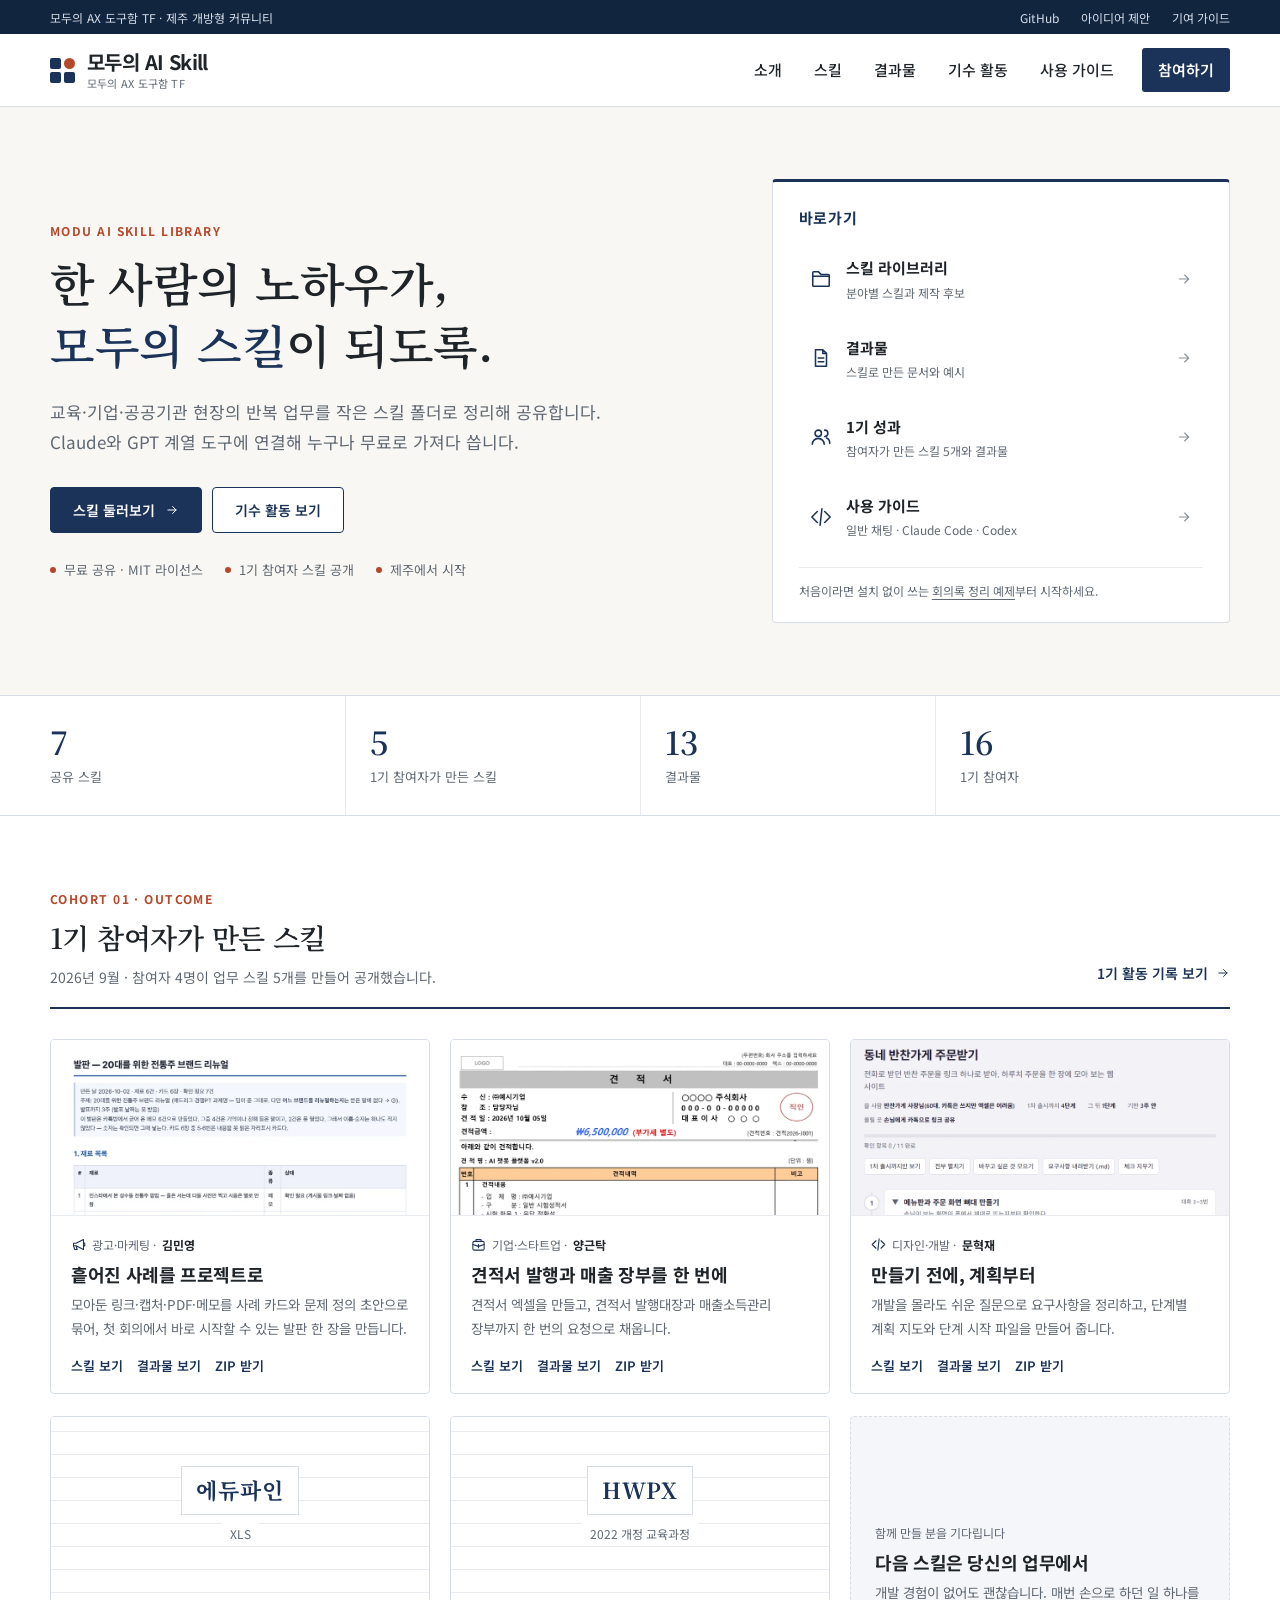
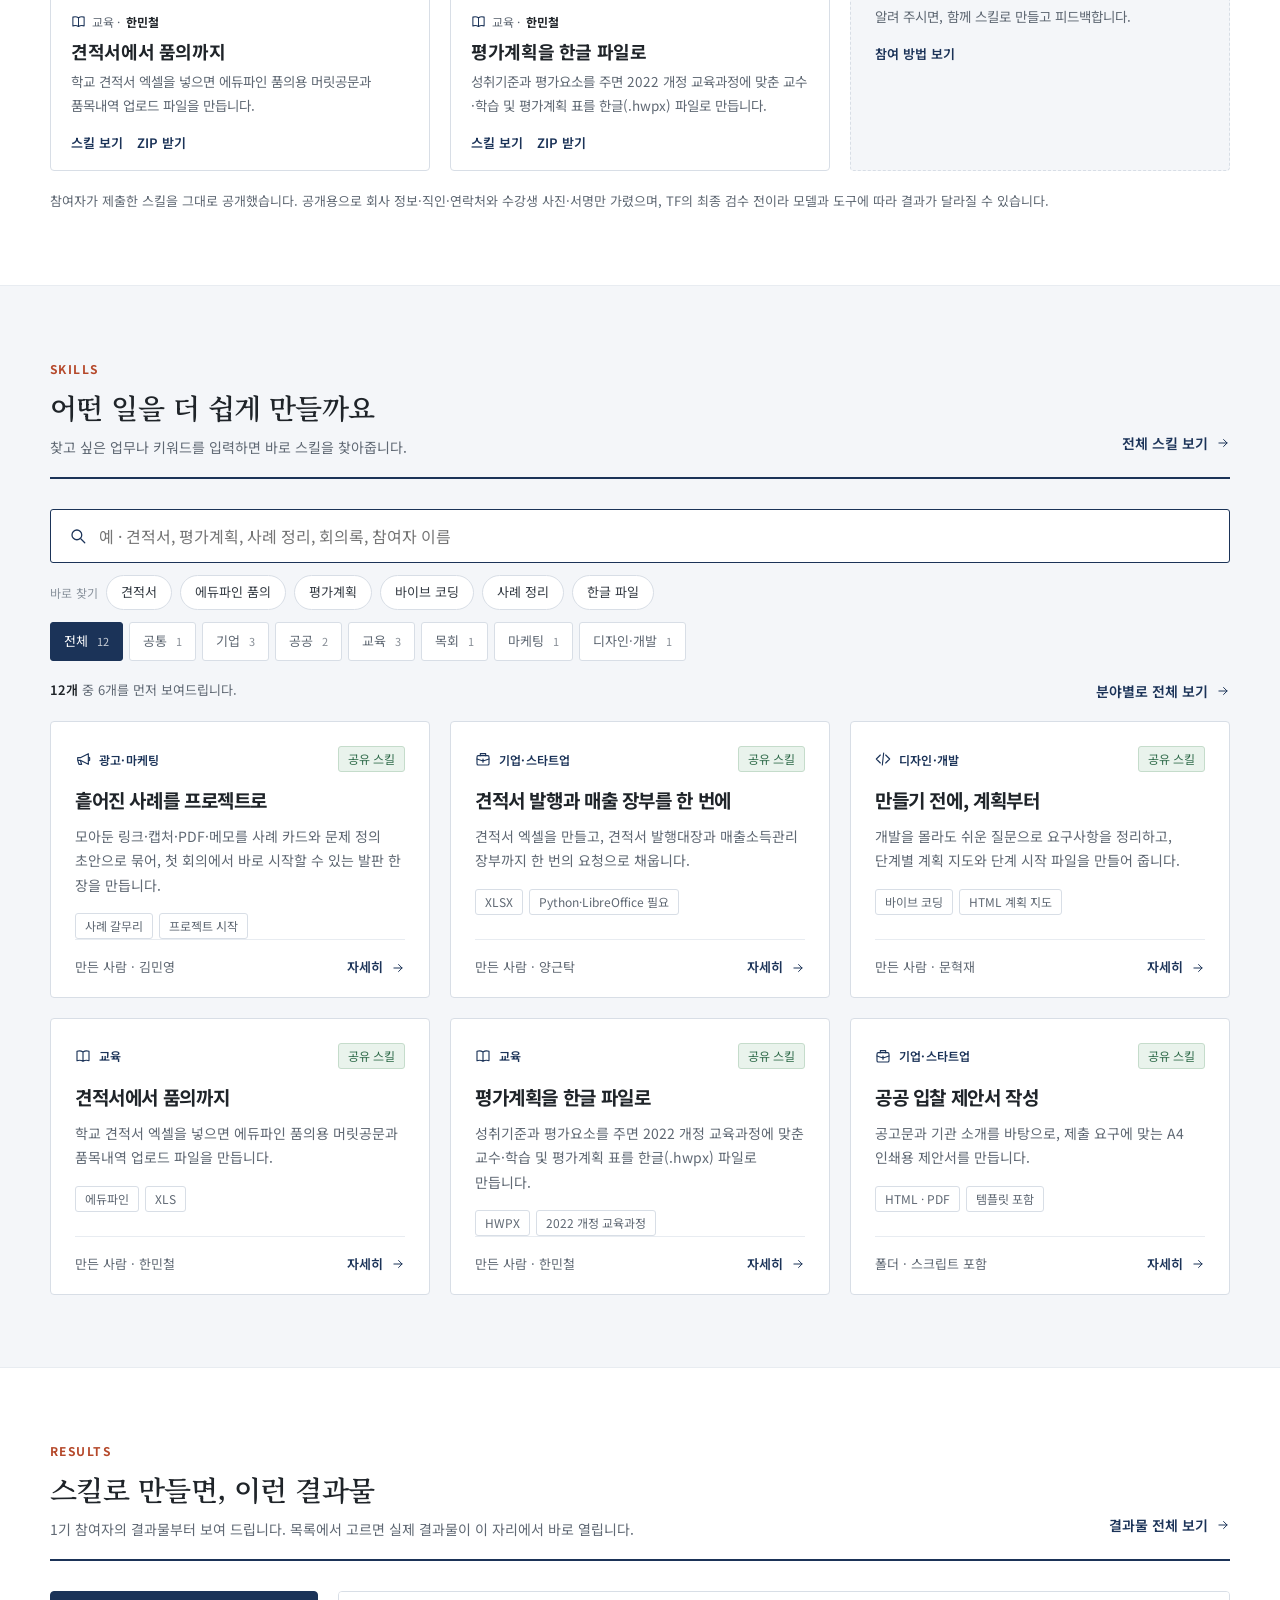
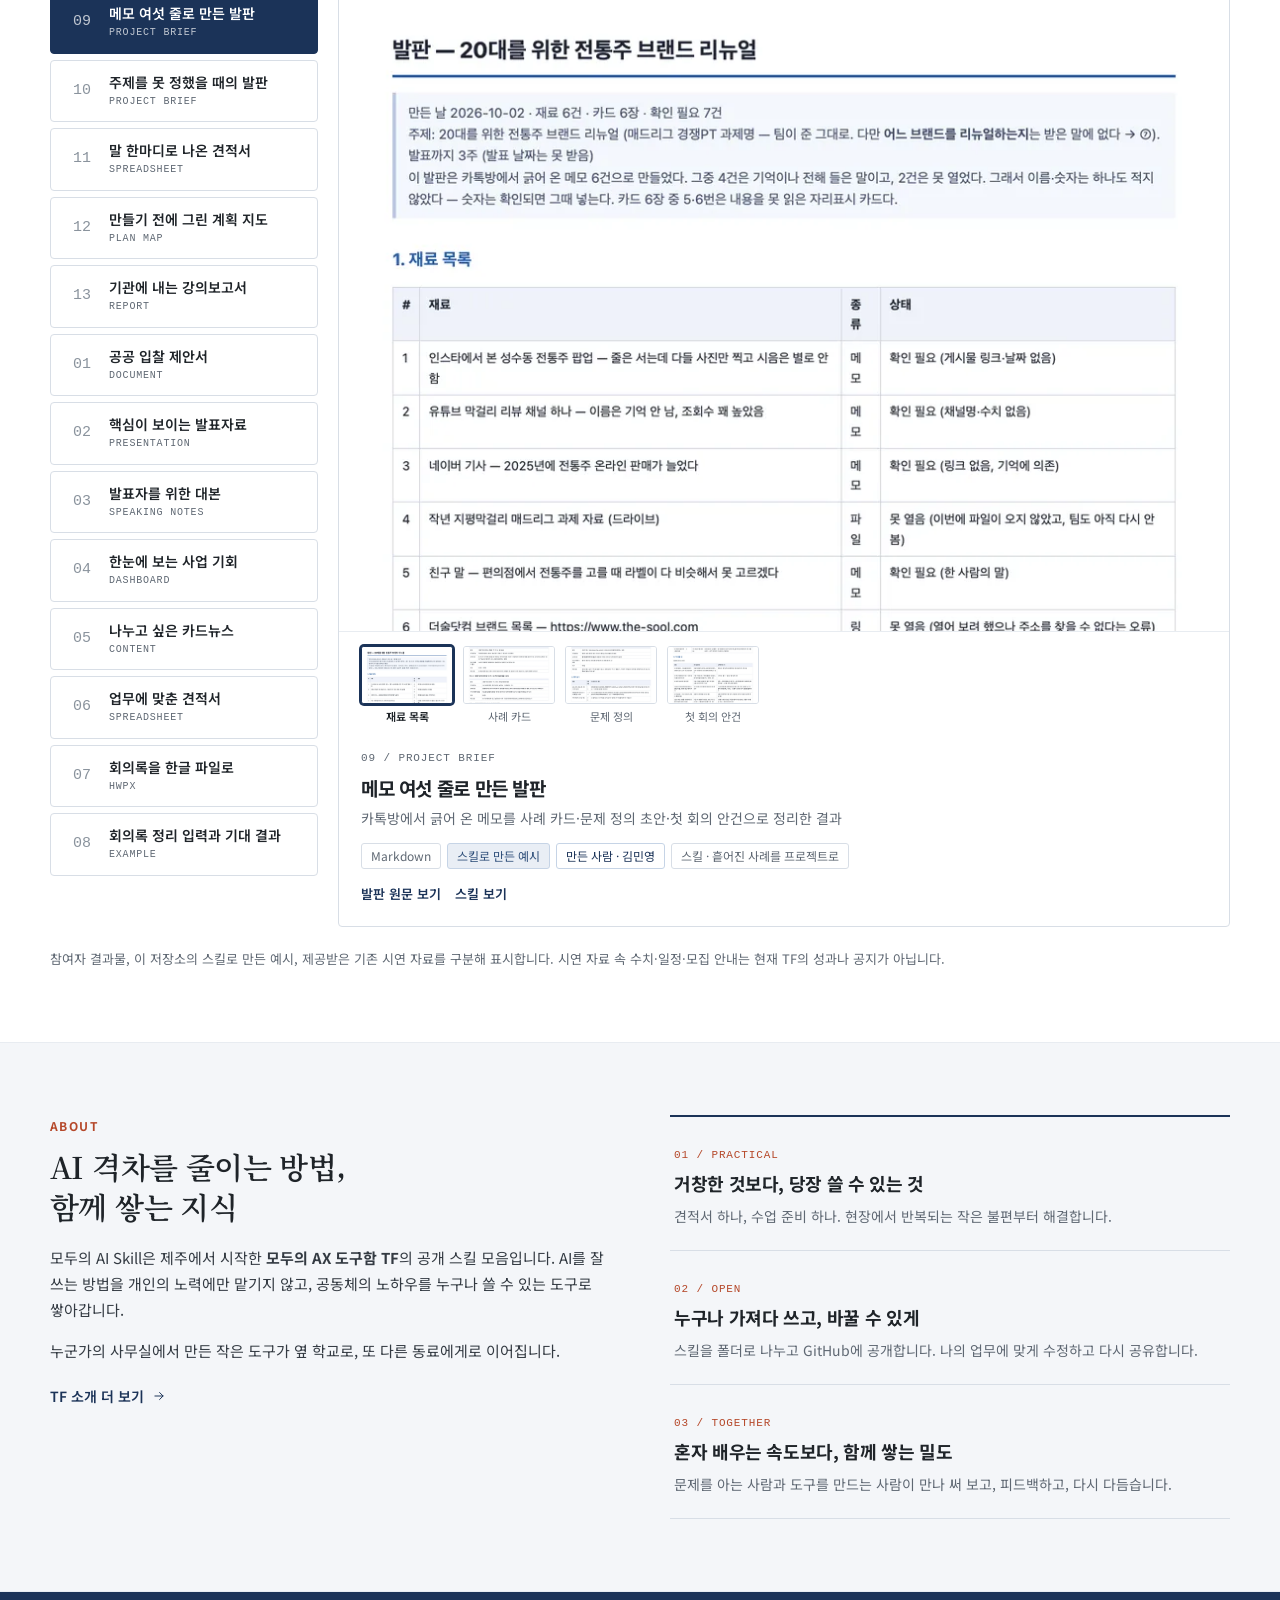
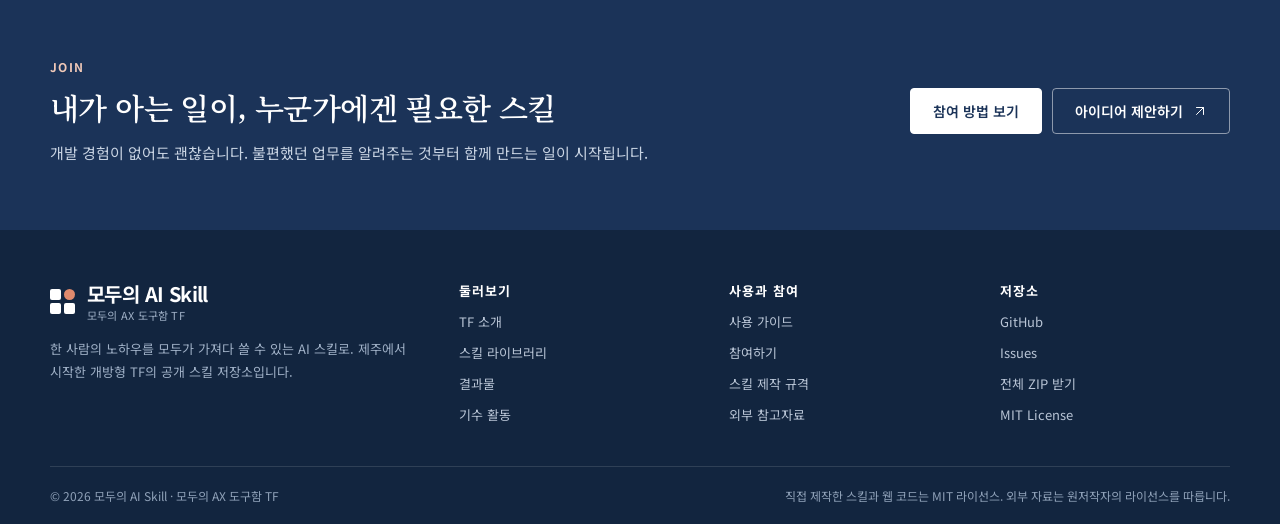
<file: index.html>
<!doctype html>
<html lang="ko">
  <head>
    <meta charset="utf-8" />
    <meta name="viewport" content="width=device-width, initial-scale=1" />
    <meta name="theme-color" content="#12253f" />
    <meta
      name="description"
      content="한 사람의 노하우를 모두의 AI 스킬로. Claude와 GPT에서 활용할 업무 스킬을 함께 만들고 무료로 나누는 모두의 AX 도구함 TF입니다."
    />
    <meta property="og:title" content="모두의 AI Skill — 함께 만들고, 누구나 사용하고" />
    <meta property="og:description" content="교육부터 기업, 공공기관까지. 내 일에 필요한 작은 AI 스킬을 찾아보세요." />
    <meta property="og:type" content="website" />
    <meta property="og:locale" content="ko_KR" />
    <meta property="og:site_name" content="모두의 AI Skill" />
    <meta property="og:url" content="https://moduaiskill.github.io/modu/" />
    <meta property="og:image" content="https://moduaiskill.github.io/modu/assets/social/modu-ai-skill-og.png" />
    <meta property="og:image:type" content="image/png" />
    <meta property="og:image:width" content="1730" />
    <meta property="og:image:height" content="909" />
    <meta property="og:image:alt" content="모두의 AI Skill — 한 사람의 노하우가, 모두의 스킬이 되도록." />
    <meta name="twitter:card" content="summary_large_image" />
    <meta name="twitter:title" content="모두의 AI Skill — 함께 만들고, 누구나 사용하고" />
    <meta name="twitter:description" content="교육부터 기업, 공공기관까지. 내 일에 필요한 작은 AI 스킬을 찾아보세요." />
    <meta name="twitter:image" content="https://moduaiskill.github.io/modu/assets/social/modu-ai-skill-og.png" />
    <title>모두의 AI Skill — 한 사람의 노하우를 모두의 스킬로</title>
    <link rel="icon" href="assets/favicon.svg" type="image/svg+xml" />
    <link rel="preconnect" href="https://fonts.googleapis.com" />
    <link rel="preconnect" href="https://fonts.gstatic.com" crossorigin />
    <link
      rel="stylesheet"
      href="https://fonts.googleapis.com/css2?family=Noto+Sans+KR:wght@400;500;700&family=Noto+Serif+KR:wght@600&display=swap"
    />
    <link rel="stylesheet" href="assets/css/style.css" />
    <script src="assets/js/catalog.js" defer></script>
    <script src="assets/js/results.js" defer></script>
    <script src="assets/js/cohorts.js" defer></script>
    <script src="assets/js/site.js" defer></script>
  </head>
  <body data-page="home" data-nav="home">
    <a class="skip-link" href="#main">본문으로 건너뛰기</a>
    <div class="utility-bar">
      <div class="container utility-inner">
        <span>모두의 AX 도구함 TF · 제주 개방형 커뮤니티</span>
        <div class="utility-links">
          <a href="https://github.com/moduaiskill/modu" target="_blank" rel="noopener noreferrer">GitHub</a>
          <a href="https://github.com/moduaiskill/modu/issues/new" target="_blank" rel="noopener noreferrer">아이디어 제안</a>
          <a href="CONTRIBUTING.md">기여 가이드</a>
        </div>
      </div>
    </div>
    <header class="site-header">
      <div class="container header-inner">
        <a class="brand" href="index.html" aria-label="모두의 AI Skill 홈">
          <span class="brand-mark" aria-hidden="true"><i></i><i></i><i></i><i></i></span>
          <span class="brand-text"><b>모두의 AI Skill</b><span>모두의 AX 도구함 TF</span></span>
        </a>
        <button class="menu-toggle" type="button" aria-label="메뉴 열기" aria-expanded="false" aria-controls="navigation">
          <span></span><span></span><span></span>
        </button>
        <nav id="navigation" class="site-nav" aria-label="주 메뉴">
          <a href="about.html" data-nav="about">소개</a>
          <a href="skills.html" data-nav="skills">스킬</a>
          <a href="results.html" data-nav="results">결과물</a>
          <a href="cohorts.html" data-nav="cohorts">기수 활동</a>
          <a href="guide.html" data-nav="guide">사용 가이드</a>
          <a class="nav-cta" href="join.html" data-nav="join">참여하기</a>
        </nav>
      </div>
    </header>

    <main id="main">
      <section class="hero" aria-labelledby="hero-title">
        <div class="container hero-inner">
          <div>
            <span class="overline">Modu AI Skill Library</span>
            <h1 id="hero-title">한 사람의 노하우가,<br /><em>모두의 스킬</em>이 되도록.</h1>
            <p class="lead">
              교육·기업·공공기관 현장의 반복 업무를 작은 스킬 폴더로 정리해 공유합니다.
              Claude와 GPT 계열 도구에 연결해 누구나 무료로 가져다 씁니다.
            </p>
            <div class="hero-actions">
              <a class="button" href="skills.html">스킬 둘러보기 <svg class="icon small"><use href="#i-arrow" /></svg></a>
              <a class="button secondary" href="cohorts.html">기수 활동 보기</a>
            </div>
            <div class="hero-facts">
              <span>무료 공유 · MIT 라이선스</span><span>1기 참여자 스킬 공개</span><span>제주에서 시작</span>
            </div>
          </div>
          <aside class="quick-panel" aria-labelledby="quick-title">
            <h2 id="quick-title">바로가기</h2>
            <ul class="quick-links">
              <li>
                <a href="skills.html"><svg class="icon"><use href="#i-folder" /></svg><span><b>스킬 라이브러리</b><span>분야별 스킬과 제작 후보</span></span><svg class="icon"><use href="#i-arrow" /></svg></a>
              </li>
              <li>
                <a href="results.html"><svg class="icon"><use href="#i-file" /></svg><span><b>결과물</b><span>스킬로 만든 문서와 예시</span></span><svg class="icon"><use href="#i-arrow" /></svg></a>
              </li>
              <li>
                <a href="#cohort-title"><svg class="icon"><use href="#i-users" /></svg><span><b>1기 성과</b><span>참여자가 만든 스킬 5개와 결과물</span></span><svg class="icon"><use href="#i-arrow" /></svg></a>
              </li>
              <li>
                <a href="guide.html"><svg class="icon"><use href="#i-code" /></svg><span><b>사용 가이드</b><span>일반 채팅 · Claude Code · Codex</span></span><svg class="icon"><use href="#i-arrow" /></svg></a>
              </li>
            </ul>
            <p class="note">처음이라면 설치 없이 쓰는 <a href="skill.html?id=meeting-notes">회의록 정리 예제</a>부터 시작하세요.</p>
          </aside>
        </div>
      </section>

      <div class="stats" aria-label="현황">
        <div class="container stats-inner">
          <a href="skills.html"><b id="stat-shared">7</b><span>공유 스킬</span></a>
          <a href="#cohort-title"><b id="stat-made">5</b><span>1기 참여자가 만든 스킬</span></a>
          <a href="results.html"><b id="stat-results">13</b><span>결과물</span></a>
          <a href="cohort.html?id=1"><b id="stat-members">16</b><span>1기 참여자</span></a>
        </div>
      </div>

      <section class="section" aria-labelledby="cohort-title">
        <div class="container">
          <div class="section-head">
            <div>
              <span class="overline">Cohort 01 · Outcome</span>
              <h2 id="cohort-title">1기 참여자가 만든 스킬</h2>
              <p id="home-cohort-period">2026년 9월 · 참여자가 직접 만든 업무 스킬을 공개했습니다.</p>
            </div>
            <a class="text-link" id="home-cohort-link" href="cohort.html?id=1">1기 활동 기록 보기 <svg class="icon small"><use href="#i-arrow" /></svg></a>
          </div>
          <div id="home-makers" class="maker-grid"></div>
          <noscript>
            <p class="note">목록 표시에는 JavaScript가 필요합니다. <a href="skills/marketing/case-to-project/SKILL.md">사례 갈무리</a>, <a href="skills/business/quote-issue/SKILL.md">견적서 발행</a>, <a href="skills/design-development/vibe-spec/SKILL.md">바이브 코딩 계획</a>, <a href="skills/education/quote-to-pumui/SKILL.md">견적서 품의</a>, <a href="skills/education/pyeongga-gyehoek-hwpx/SKILL.md">평가계획 HWPX</a> 스킬을 직접 확인할 수 있습니다.</p>
          </noscript>
          <p class="note" style="margin-top: 18px">
            참여자가 제출한 스킬을 그대로 공개했습니다. 공개용으로 회사 정보·직인·연락처와 수강생 사진·서명만 가렸으며, TF의 최종 검수 전이라 모델과 도구에 따라 결과가 달라질 수 있습니다.
          </p>
        </div>
      </section>

      <section class="section soft" aria-labelledby="skills-title">
        <div class="container">
          <div class="section-head">
            <div>
              <span class="overline">Skills</span>
              <h2 id="skills-title">어떤 일을 더 쉽게 만들까요</h2>
              <p>찾고 싶은 업무나 키워드를 입력하면 바로 스킬을 찾아줍니다.</p>
            </div>
            <a class="text-link" href="skills.html">전체 스킬 보기 <svg class="icon small"><use href="#i-arrow" /></svg></a>
          </div>
          <div class="skill-finder">
            <label class="search-box large">
              <svg class="icon"><use href="#i-search" /></svg>
              <input id="home-search" type="search" placeholder="예 · 견적서, 평가계획, 사례 정리, 회의록, 참여자 이름" aria-label="스킬 이름, 업무, 키워드 검색" autocomplete="off" />
            </label>
            <div class="search-suggest">
              <span>바로 찾기</span>
              <button type="button" data-keyword="견적서">견적서</button>
              <button type="button" data-keyword="품의">에듀파인 품의</button>
              <button type="button" data-keyword="평가계획">평가계획</button>
              <button type="button" data-keyword="바이브 코딩">바이브 코딩</button>
              <button type="button" data-keyword="사례">사례 정리</button>
              <button type="button" data-keyword="한글">한글 파일</button>
            </div>
            <div id="home-filters" class="filters" role="group" aria-label="스킬 분야 필터"></div>
          </div>
          <p class="library-status">
            <span id="home-search-count" role="status" aria-live="polite"></span>
            <a class="text-link" href="skills.html">분야별로 전체 보기 <svg class="icon small"><use href="#i-arrow" /></svg></a>
          </p>
          <div id="home-skills" class="skill-grid"></div>
          <div id="home-empty" class="empty-state" hidden>
            <h3>일치하는 스킬이 없습니다.</h3>
            <p>다른 검색어를 입력하거나, 필요한 스킬을 직접 제안해 주세요.</p>
            <button id="home-reset" class="button secondary small" type="button">전체 보기</button>
          </div>
          <noscript>
            <p class="note">목록 표시에는 JavaScript가 필요합니다. <a href="skills/business/public-bid-proposal/SKILL.md">입찰 제안서 스킬</a>과 <a href="skills/public/md-to-hwpx/SKILL.md">HWPX 변환 스킬</a>을 직접 확인할 수 있습니다.</p>
          </noscript>
        </div>
      </section>

      <section class="section" aria-labelledby="results-title">
        <div class="container">
          <div class="section-head">
            <div>
              <span class="overline">Results</span>
              <h2 id="results-title">스킬로 만들면, 이런 결과물</h2>
              <p>1기 참여자의 결과물부터 보여 드립니다. 목록에서 고르면 실제 결과물이 이 자리에서 바로 열립니다.</p>
            </div>
            <a class="text-link" href="results.html">결과물 전체 보기 <svg class="icon small"><use href="#i-arrow" /></svg></a>
          </div>
          <div id="home-showcase"></div>
          <noscript>
            <p class="note">미리보기에는 JavaScript가 필요합니다. <a href="examples/01_제안서_샘플.html">제안서 샘플</a>과 <a href="results.html">결과물 목록</a>을 직접 확인할 수 있습니다.</p>
          </noscript>
          <p class="note" style="margin-top: 20px">
            참여자 결과물, 이 저장소의 스킬로 만든 예시, 제공받은 기존 시연 자료를 구분해 표시합니다. 시연 자료 속 수치·일정·모집 안내는 현재 TF의 성과나 공지가 아닙니다.
          </p>
        </div>
      </section>

      <section class="section soft" aria-labelledby="about-title">
        <div class="container">
          <div class="two-col">
            <div>
              <span class="overline">About</span>
              <h2 id="about-title" style="font-family: var(--serif); font-weight: 600; font-size: 30px">AI 격차를 줄이는 방법,<br />함께 쌓는 지식</h2>
              <div class="prose" style="margin-top: 18px">
                <p>
                  모두의 AI Skill은 제주에서 시작한 <strong>모두의 AX 도구함 TF</strong>의 공개 스킬 모음입니다.
                  AI를 잘 쓰는 방법을 개인의 노력에만 맡기지 않고, 공동체의 노하우를 누구나 쓸 수 있는 도구로 쌓아갑니다.
                </p>
                <p>누군가의 사무실에서 만든 작은 도구가 옆 학교로, 또 다른 동료에게로 이어집니다.</p>
              </div>
              <a class="text-link" href="about.html" style="margin-top: 20px">TF 소개 더 보기 <svg class="icon small"><use href="#i-arrow" /></svg></a>
            </div>
            <div class="values">
              <article>
                <span>01 / PRACTICAL</span>
                <h3>거창한 것보다, 당장 쓸 수 있는 것</h3>
                <p>견적서 하나, 수업 준비 하나. 현장에서 반복되는 작은 불편부터 해결합니다.</p>
              </article>
              <article>
                <span>02 / OPEN</span>
                <h3>누구나 가져다 쓰고, 바꿀 수 있게</h3>
                <p>스킬을 폴더로 나누고 GitHub에 공개합니다. 나의 업무에 맞게 수정하고 다시 공유합니다.</p>
              </article>
              <article>
                <span>03 / TOGETHER</span>
                <h3>혼자 배우는 속도보다, 함께 쌓는 밀도</h3>
                <p>문제를 아는 사람과 도구를 만드는 사람이 만나 써 보고, 피드백하고, 다시 다듬습니다.</p>
              </article>
            </div>
          </div>
        </div>
      </section>

      <section class="cta-band" aria-labelledby="cta-title">
        <div class="container cta-inner">
          <div>
            <span class="overline">Join</span>
            <h2 id="cta-title">내가 아는 일이, 누군가에겐 필요한 스킬</h2>
            <p>개발 경험이 없어도 괜찮습니다. 불편했던 업무를 알려주는 것부터 함께 만드는 일이 시작됩니다.</p>
          </div>
          <div class="cta-actions">
            <a class="button secondary" href="join.html">참여 방법 보기</a>
            <a class="button ghost" href="https://github.com/moduaiskill/modu/issues/new" target="_blank" rel="noopener noreferrer">아이디어 제안하기 <svg class="icon small"><use href="#i-up-right" /></svg></a>
          </div>
        </div>
      </section>
    </main>

    <footer class="site-footer">
      <div class="container">
        <div class="footer-inner">
          <div class="footer-brand">
            <a class="brand" href="index.html">
              <span class="brand-mark" aria-hidden="true"><i></i><i></i><i></i><i></i></span>
              <span class="brand-text"><b>모두의 AI Skill</b><span>모두의 AX 도구함 TF</span></span>
            </a>
            <p>한 사람의 노하우를 모두가 가져다 쓸 수 있는 AI 스킬로. 제주에서 시작한 개방형 TF의 공개 스킬 저장소입니다.</p>
          </div>
          <div>
            <h2>둘러보기</h2>
            <ul>
              <li><a href="about.html">TF 소개</a></li>
              <li><a href="skills.html">스킬 라이브러리</a></li>
              <li><a href="results.html">결과물</a></li>
              <li><a href="cohorts.html">기수 활동</a></li>
            </ul>
          </div>
          <div>
            <h2>사용과 참여</h2>
            <ul>
              <li><a href="guide.html">사용 가이드</a></li>
              <li><a href="join.html">참여하기</a></li>
              <li><a href="docs/skill-standard.md">스킬 제작 규격</a></li>
              <li><a href="recommended/README.md">외부 참고자료</a></li>
            </ul>
          </div>
          <div>
            <h2>저장소</h2>
            <ul>
              <li><a href="https://github.com/moduaiskill/modu" target="_blank" rel="noopener noreferrer">GitHub</a></li>
              <li><a href="https://github.com/moduaiskill/modu/issues" target="_blank" rel="noopener noreferrer">Issues</a></li>
              <li><a href="https://github.com/moduaiskill/modu/archive/refs/heads/main.zip">전체 ZIP 받기</a></li>
              <li><a href="LICENSE">MIT License</a></li>
            </ul>
          </div>
        </div>
        <div class="footer-bottom">
          <span>© 2026 모두의 AI Skill · 모두의 AX 도구함 TF</span>
          <span>직접 제작한 스킬과 웹 코드는 MIT 라이선스. 외부 자료는 원저작자의 라이선스를 따릅니다.</span>
        </div>
      </div>
    </footer>
    <div id="toast" class="toast" role="status" aria-live="polite"></div>
  </body>
</html>
</file>
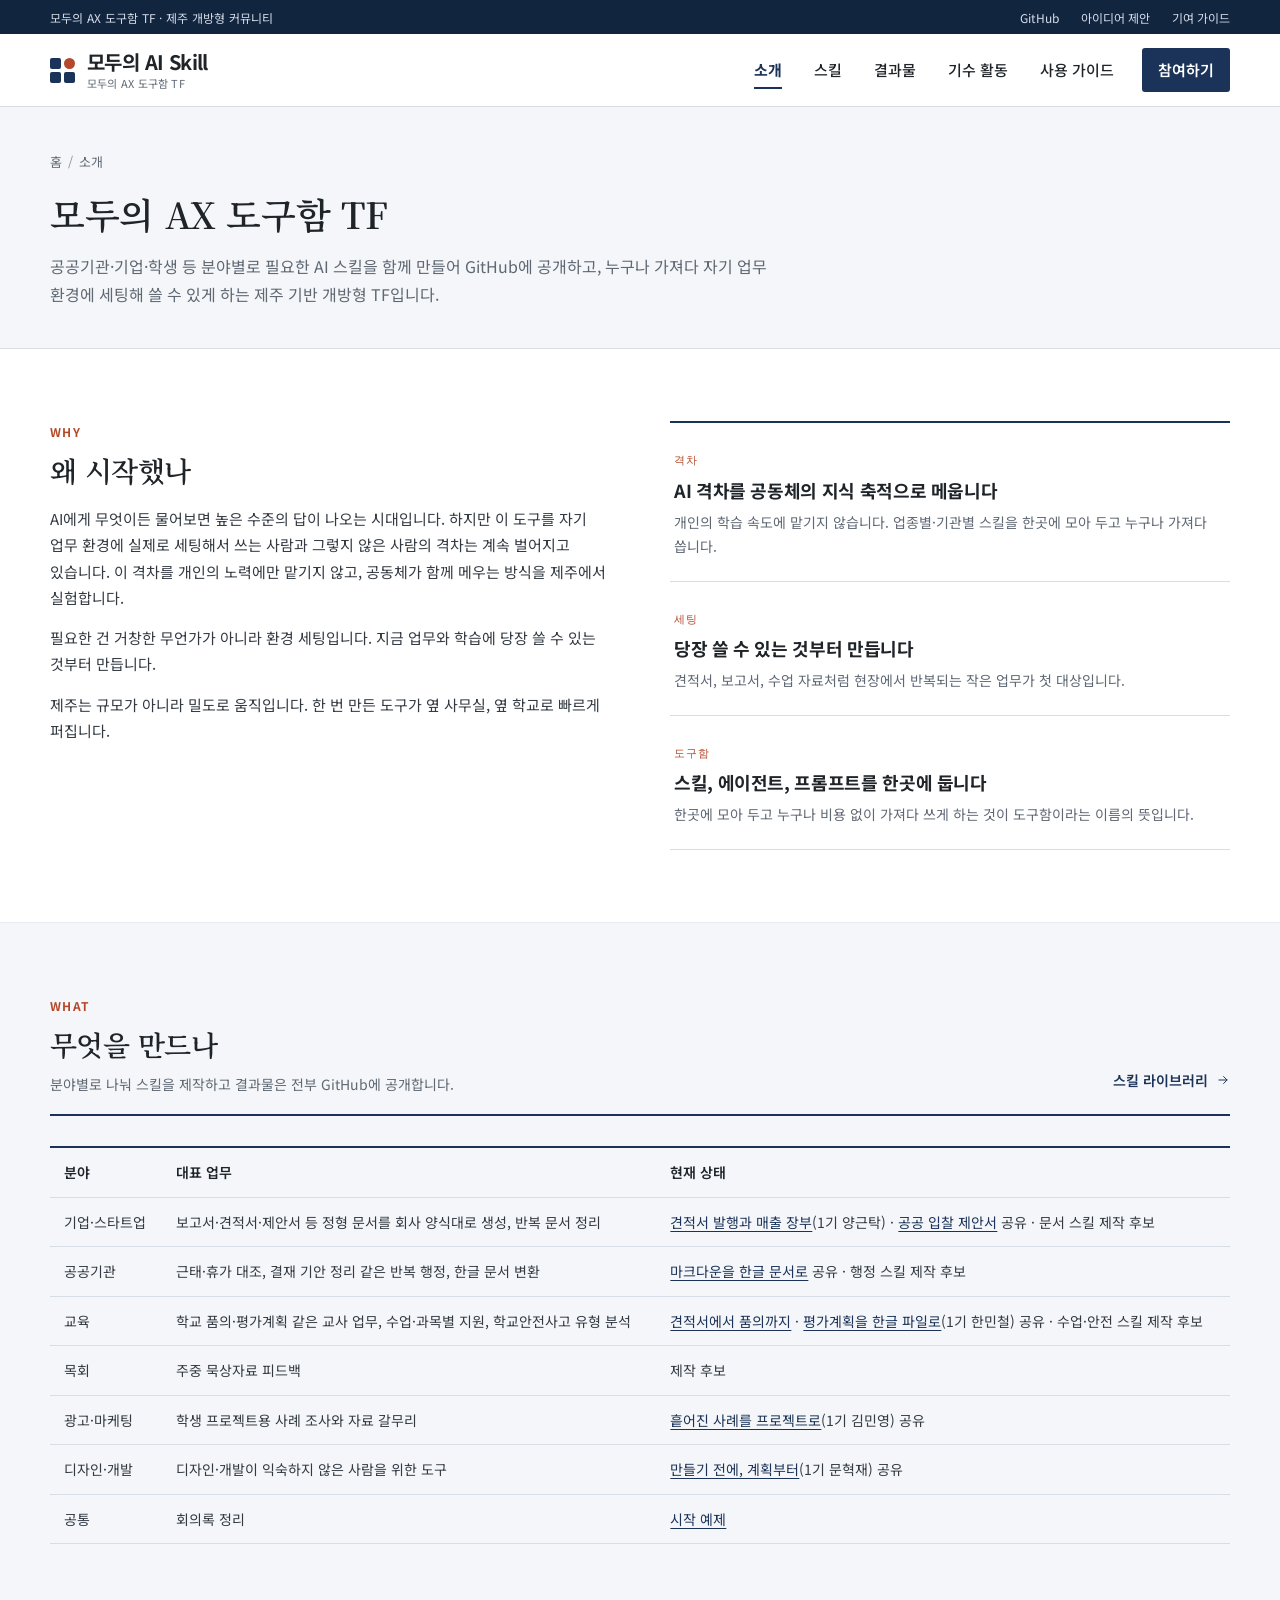
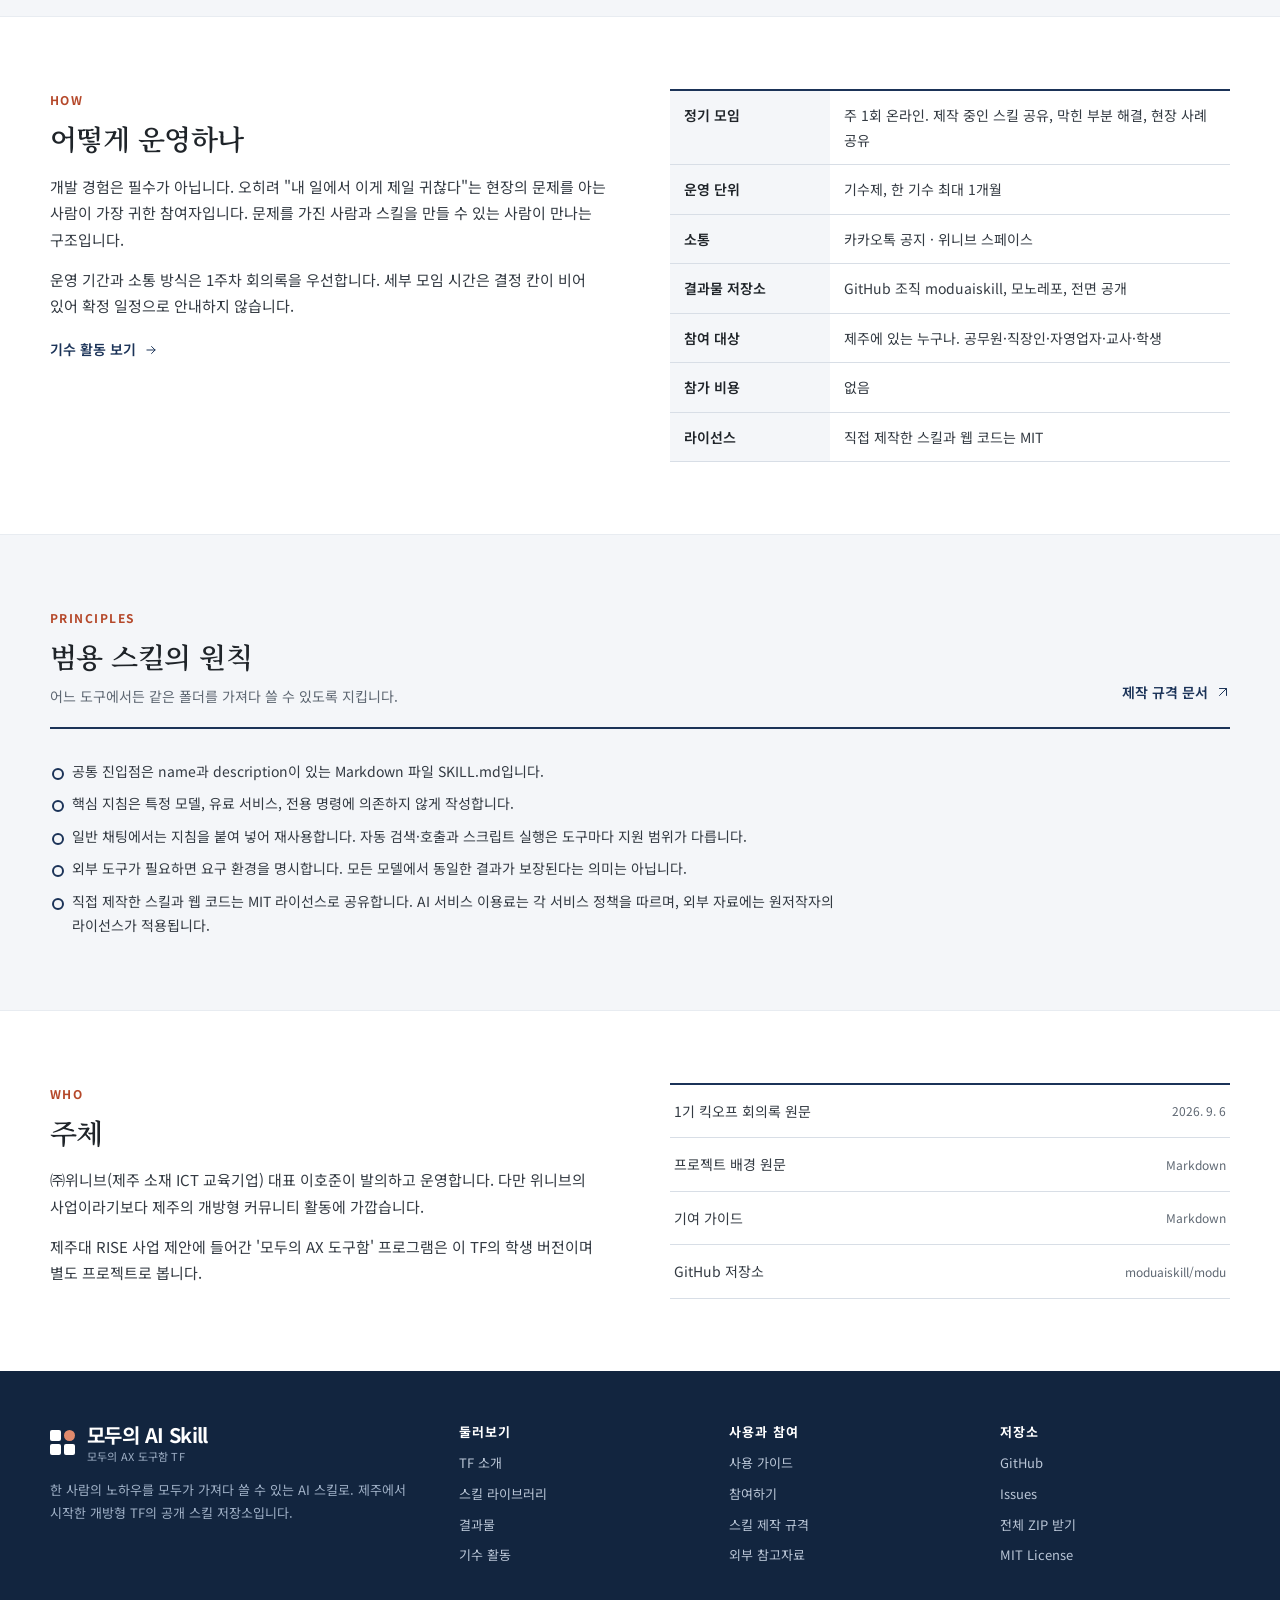
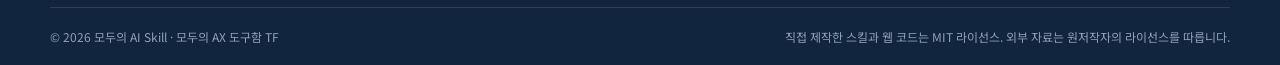
<file: about.html>
<!doctype html>
<html lang="ko">
  <head>
    <meta charset="utf-8" />
    <meta name="viewport" content="width=device-width, initial-scale=1" />
    <meta name="theme-color" content="#12253f" />
    <meta name="description" content="모두의 AX 도구함 TF 소개. 왜 시작했는지, 무엇을 만드는지, 어떻게 운영하는지와 산출물 원칙을 소개합니다." />
    <title>TF 소개 — 모두의 AI Skill</title>
    <link rel="icon" href="assets/favicon.svg" type="image/svg+xml" />
    <link rel="preconnect" href="https://fonts.googleapis.com" />
    <link rel="preconnect" href="https://fonts.gstatic.com" crossorigin />
    <link rel="stylesheet" href="https://fonts.googleapis.com/css2?family=Noto+Sans+KR:wght@400;500;700&family=Noto+Serif+KR:wght@600&display=swap" />
    <link rel="stylesheet" href="assets/css/style.css" />
    <script src="assets/js/catalog.js" defer></script>
    <script src="assets/js/results.js" defer></script>
    <script src="assets/js/cohorts.js" defer></script>
    <script src="assets/js/site.js" defer></script>
  </head>
  <body data-page="about" data-nav="about">
    <a class="skip-link" href="#main">본문으로 건너뛰기</a>
    <div class="utility-bar">
      <div class="container utility-inner">
        <span>모두의 AX 도구함 TF · 제주 개방형 커뮤니티</span>
        <div class="utility-links">
          <a href="https://github.com/moduaiskill/modu" target="_blank" rel="noopener noreferrer">GitHub</a>
          <a href="https://github.com/moduaiskill/modu/issues/new" target="_blank" rel="noopener noreferrer">아이디어 제안</a>
          <a href="CONTRIBUTING.md">기여 가이드</a>
        </div>
      </div>
    </div>
    <header class="site-header">
      <div class="container header-inner">
        <a class="brand" href="index.html" aria-label="모두의 AI Skill 홈">
          <span class="brand-mark" aria-hidden="true"><i></i><i></i><i></i><i></i></span>
          <span class="brand-text"><b>모두의 AI Skill</b><span>모두의 AX 도구함 TF</span></span>
        </a>
        <button class="menu-toggle" type="button" aria-label="메뉴 열기" aria-expanded="false" aria-controls="navigation">
          <span></span><span></span><span></span>
        </button>
        <nav id="navigation" class="site-nav" aria-label="주 메뉴">
          <a href="about.html" data-nav="about">소개</a>
          <a href="skills.html" data-nav="skills">스킬</a>
          <a href="results.html" data-nav="results">결과물</a>
          <a href="cohorts.html" data-nav="cohorts">기수 활동</a>
          <a href="guide.html" data-nav="guide">사용 가이드</a>
          <a class="nav-cta" href="join.html" data-nav="join">참여하기</a>
        </nav>
      </div>
    </header>

    <main id="main">
      <div class="page-head">
        <div class="container">
          <nav class="breadcrumb" aria-label="현재 위치"><a href="index.html">홈</a><span aria-hidden="true">/</span><span>소개</span></nav>
          <h1>모두의 AX 도구함 TF</h1>
          <p class="lead">공공기관·기업·학생 등 분야별로 필요한 AI 스킬을 함께 만들어 GitHub에 공개하고, 누구나 가져다 자기 업무 환경에 세팅해 쓸 수 있게 하는 제주 기반 개방형 TF입니다.</p>
        </div>
      </div>

      <section class="section" aria-labelledby="why-title">
        <div class="container two-col">
          <div>
            <span class="overline">Why</span>
            <h2 id="why-title" style="font-family: var(--serif); font-weight: 600; font-size: 28px">왜 시작했나</h2>
            <div class="prose" style="margin-top: 16px">
              <p>AI에게 무엇이든 물어보면 높은 수준의 답이 나오는 시대입니다. 하지만 이 도구를 자기 업무 환경에 실제로 세팅해서 쓰는 사람과 그렇지 않은 사람의 격차는 계속 벌어지고 있습니다. 이 격차를 개인의 노력에만 맡기지 않고, 공동체가 함께 메우는 방식을 제주에서 실험합니다.</p>
              <p>필요한 건 거창한 무언가가 아니라 환경 세팅입니다. 지금 업무와 학습에 당장 쓸 수 있는 것부터 만듭니다.</p>
              <p>제주는 규모가 아니라 밀도로 움직입니다. 한 번 만든 도구가 옆 사무실, 옆 학교로 빠르게 퍼집니다.</p>
            </div>
          </div>
          <div class="values">
            <article>
              <span>격차</span>
              <h3>AI 격차를 공동체의 지식 축적으로 메웁니다</h3>
              <p>개인의 학습 속도에 맡기지 않습니다. 업종별·기관별 스킬을 한곳에 모아 두고 누구나 가져다 씁니다.</p>
            </article>
            <article>
              <span>세팅</span>
              <h3>당장 쓸 수 있는 것부터 만듭니다</h3>
              <p>견적서, 보고서, 수업 자료처럼 현장에서 반복되는 작은 업무가 첫 대상입니다.</p>
            </article>
            <article>
              <span>도구함</span>
              <h3>스킬, 에이전트, 프롬프트를 한곳에 둡니다</h3>
              <p>한곳에 모아 두고 누구나 비용 없이 가져다 쓰게 하는 것이 도구함이라는 이름의 뜻입니다.</p>
            </article>
          </div>
        </div>
      </section>

      <section class="section soft" aria-labelledby="what-title">
        <div class="container">
          <div class="section-head">
            <div>
              <span class="overline">What</span>
              <h2 id="what-title">무엇을 만드나</h2>
              <p>분야별로 나눠 스킬을 제작하고 결과물은 전부 GitHub에 공개합니다.</p>
            </div>
            <a class="text-link" href="skills.html">스킬 라이브러리 <svg class="icon small"><use href="#i-arrow" /></svg></a>
          </div>
          <div class="table-scroll">
            <table class="data-table">
              <thead><tr><th>분야</th><th>대표 업무</th><th>현재 상태</th></tr></thead>
              <tbody>
                <tr><td>기업·스타트업</td><td>보고서·견적서·제안서 등 정형 문서를 회사 양식대로 생성, 반복 문서 정리</td><td><a href="skill.html?id=quote-issue">견적서 발행과 매출 장부</a>(1기 양근탁) · <a href="skill.html?id=public-bid-proposal">공공 입찰 제안서</a> 공유 · 문서 스킬 제작 후보</td></tr>
                <tr><td>공공기관</td><td>근태·휴가 대조, 결재 기안 정리 같은 반복 행정, 한글 문서 변환</td><td><a href="skill.html?id=md-to-hwpx">마크다운을 한글 문서로</a> 공유 · 행정 스킬 제작 후보</td></tr>
                <tr><td>교육</td><td>학교 품의·평가계획 같은 교사 업무, 수업·과목별 지원, 학교안전사고 유형 분석</td><td><a href="skill.html?id=quote-to-pumui">견적서에서 품의까지</a> · <a href="skill.html?id=pyeongga-gyehoek-hwpx">평가계획을 한글 파일로</a>(1기 한민철) 공유 · 수업·안전 스킬 제작 후보</td></tr>
                <tr><td>목회</td><td>주중 묵상자료 피드백</td><td>제작 후보</td></tr>
                <tr><td>광고·마케팅</td><td>학생 프로젝트용 사례 조사와 자료 갈무리</td><td><a href="skill.html?id=case-to-project">흩어진 사례를 프로젝트로</a>(1기 김민영) 공유</td></tr>
                <tr><td>디자인·개발</td><td>디자인·개발이 익숙하지 않은 사람을 위한 도구</td><td><a href="skill.html?id=vibe-spec">만들기 전에, 계획부터</a>(1기 문혁재) 공유</td></tr>
                <tr><td>공통</td><td>회의록 정리</td><td><a href="skill.html?id=meeting-notes">시작 예제</a></td></tr>
              </tbody>
            </table>
          </div>
        </div>
      </section>

      <section class="section" aria-labelledby="how-title">
        <div class="container two-col">
          <div>
            <span class="overline">How</span>
            <h2 id="how-title" style="font-family: var(--serif); font-weight: 600; font-size: 28px">어떻게 운영하나</h2>
            <div class="prose" style="margin-top: 16px">
              <p>개발 경험은 필수가 아닙니다. 오히려 "내 일에서 이게 제일 귀찮다"는 현장의 문제를 아는 사람이 가장 귀한 참여자입니다. 문제를 가진 사람과 스킬을 만들 수 있는 사람이 만나는 구조입니다.</p>
              <p>운영 기간과 소통 방식은 1주차 회의록을 우선합니다. 세부 모임 시간은 결정 칸이 비어 있어 확정 일정으로 안내하지 않습니다.</p>
            </div>
            <a class="text-link" href="cohorts.html" style="margin-top: 18px">기수 활동 보기 <svg class="icon small"><use href="#i-arrow" /></svg></a>
          </div>
          <table class="data-table">
            <tbody>
              <tr><th>정기 모임</th><td>주 1회 온라인. 제작 중인 스킬 공유, 막힌 부분 해결, 현장 사례 공유</td></tr>
              <tr><th>운영 단위</th><td>기수제, 한 기수 최대 1개월</td></tr>
              <tr><th>소통</th><td>카카오톡 공지 · 위니브 스페이스</td></tr>
              <tr><th>결과물 저장소</th><td>GitHub 조직 moduaiskill, 모노레포, 전면 공개</td></tr>
              <tr><th>참여 대상</th><td>제주에 있는 누구나. 공무원·직장인·자영업자·교사·학생</td></tr>
              <tr><th>참가 비용</th><td>없음</td></tr>
              <tr><th>라이선스</th><td>직접 제작한 스킬과 웹 코드는 MIT</td></tr>
            </tbody>
          </table>
        </div>
      </section>

      <section class="section soft" aria-labelledby="principle-title">
        <div class="container">
          <div class="section-head">
            <div>
              <span class="overline">Principles</span>
              <h2 id="principle-title">범용 스킬의 원칙</h2>
              <p>어느 도구에서든 같은 폴더를 가져다 쓸 수 있도록 지킵니다.</p>
            </div>
            <a class="text-link" href="docs/skill-standard.md">제작 규격 문서 <svg class="icon small"><use href="#i-up-right" /></svg></a>
          </div>
          <ul class="check-list" style="max-width: 820px">
            <li>공통 진입점은 name과 description이 있는 Markdown 파일 SKILL.md입니다.</li>
            <li>핵심 지침은 특정 모델, 유료 서비스, 전용 명령에 의존하지 않게 작성합니다.</li>
            <li>일반 채팅에서는 지침을 붙여 넣어 재사용합니다. 자동 검색·호출과 스크립트 실행은 도구마다 지원 범위가 다릅니다.</li>
            <li>외부 도구가 필요하면 요구 환경을 명시합니다. 모든 모델에서 동일한 결과가 보장된다는 의미는 아닙니다.</li>
            <li>직접 제작한 스킬과 웹 코드는 MIT 라이선스로 공유합니다. AI 서비스 이용료는 각 서비스 정책을 따르며, 외부 자료에는 원저작자의 라이선스가 적용됩니다.</li>
          </ul>
        </div>
      </section>

      <section class="section" aria-labelledby="who-title">
        <div class="container two-col">
          <div>
            <span class="overline">Who</span>
            <h2 id="who-title" style="font-family: var(--serif); font-weight: 600; font-size: 28px">주체</h2>
            <div class="prose" style="margin-top: 16px">
              <p>㈜위니브(제주 소재 ICT 교육기업) 대표 이호준이 발의하고 운영합니다. 다만 위니브의 사업이라기보다 제주의 개방형 커뮤니티 활동에 가깝습니다.</p>
              <p>제주대 RISE 사업 제안에 들어간 '모두의 AX 도구함' 프로그램은 이 TF의 학생 버전이며 별도 프로젝트로 봅니다.</p>
            </div>
          </div>
          <ul class="link-list">
            <li><a href="1주차.md"><span>1기 킥오프 회의록 원문</span><span>2026. 9. 6</span></a></li>
            <li><a href="프로젝트 소개.md"><span>프로젝트 배경 원문</span><span>Markdown</span></a></li>
            <li><a href="CONTRIBUTING.md"><span>기여 가이드</span><span>Markdown</span></a></li>
            <li><a href="https://github.com/moduaiskill/modu" target="_blank" rel="noopener noreferrer"><span>GitHub 저장소</span><span>moduaiskill/modu</span></a></li>
          </ul>
        </div>
      </section>
    </main>

    <footer class="site-footer">
      <div class="container">
        <div class="footer-inner">
          <div class="footer-brand">
            <a class="brand" href="index.html">
              <span class="brand-mark" aria-hidden="true"><i></i><i></i><i></i><i></i></span>
              <span class="brand-text"><b>모두의 AI Skill</b><span>모두의 AX 도구함 TF</span></span>
            </a>
            <p>한 사람의 노하우를 모두가 가져다 쓸 수 있는 AI 스킬로. 제주에서 시작한 개방형 TF의 공개 스킬 저장소입니다.</p>
          </div>
          <div>
            <h2>둘러보기</h2>
            <ul>
              <li><a href="about.html">TF 소개</a></li>
              <li><a href="skills.html">스킬 라이브러리</a></li>
              <li><a href="results.html">결과물</a></li>
              <li><a href="cohorts.html">기수 활동</a></li>
            </ul>
          </div>
          <div>
            <h2>사용과 참여</h2>
            <ul>
              <li><a href="guide.html">사용 가이드</a></li>
              <li><a href="join.html">참여하기</a></li>
              <li><a href="docs/skill-standard.md">스킬 제작 규격</a></li>
              <li><a href="recommended/README.md">외부 참고자료</a></li>
            </ul>
          </div>
          <div>
            <h2>저장소</h2>
            <ul>
              <li><a href="https://github.com/moduaiskill/modu" target="_blank" rel="noopener noreferrer">GitHub</a></li>
              <li><a href="https://github.com/moduaiskill/modu/issues" target="_blank" rel="noopener noreferrer">Issues</a></li>
              <li><a href="https://github.com/moduaiskill/modu/archive/refs/heads/main.zip">전체 ZIP 받기</a></li>
              <li><a href="LICENSE">MIT License</a></li>
            </ul>
          </div>
        </div>
        <div class="footer-bottom">
          <span>© 2026 모두의 AI Skill · 모두의 AX 도구함 TF</span>
          <span>직접 제작한 스킬과 웹 코드는 MIT 라이선스. 외부 자료는 원저작자의 라이선스를 따릅니다.</span>
        </div>
      </div>
    </footer>
    <div id="toast" class="toast" role="status" aria-live="polite"></div>
  </body>
</html>
</file>
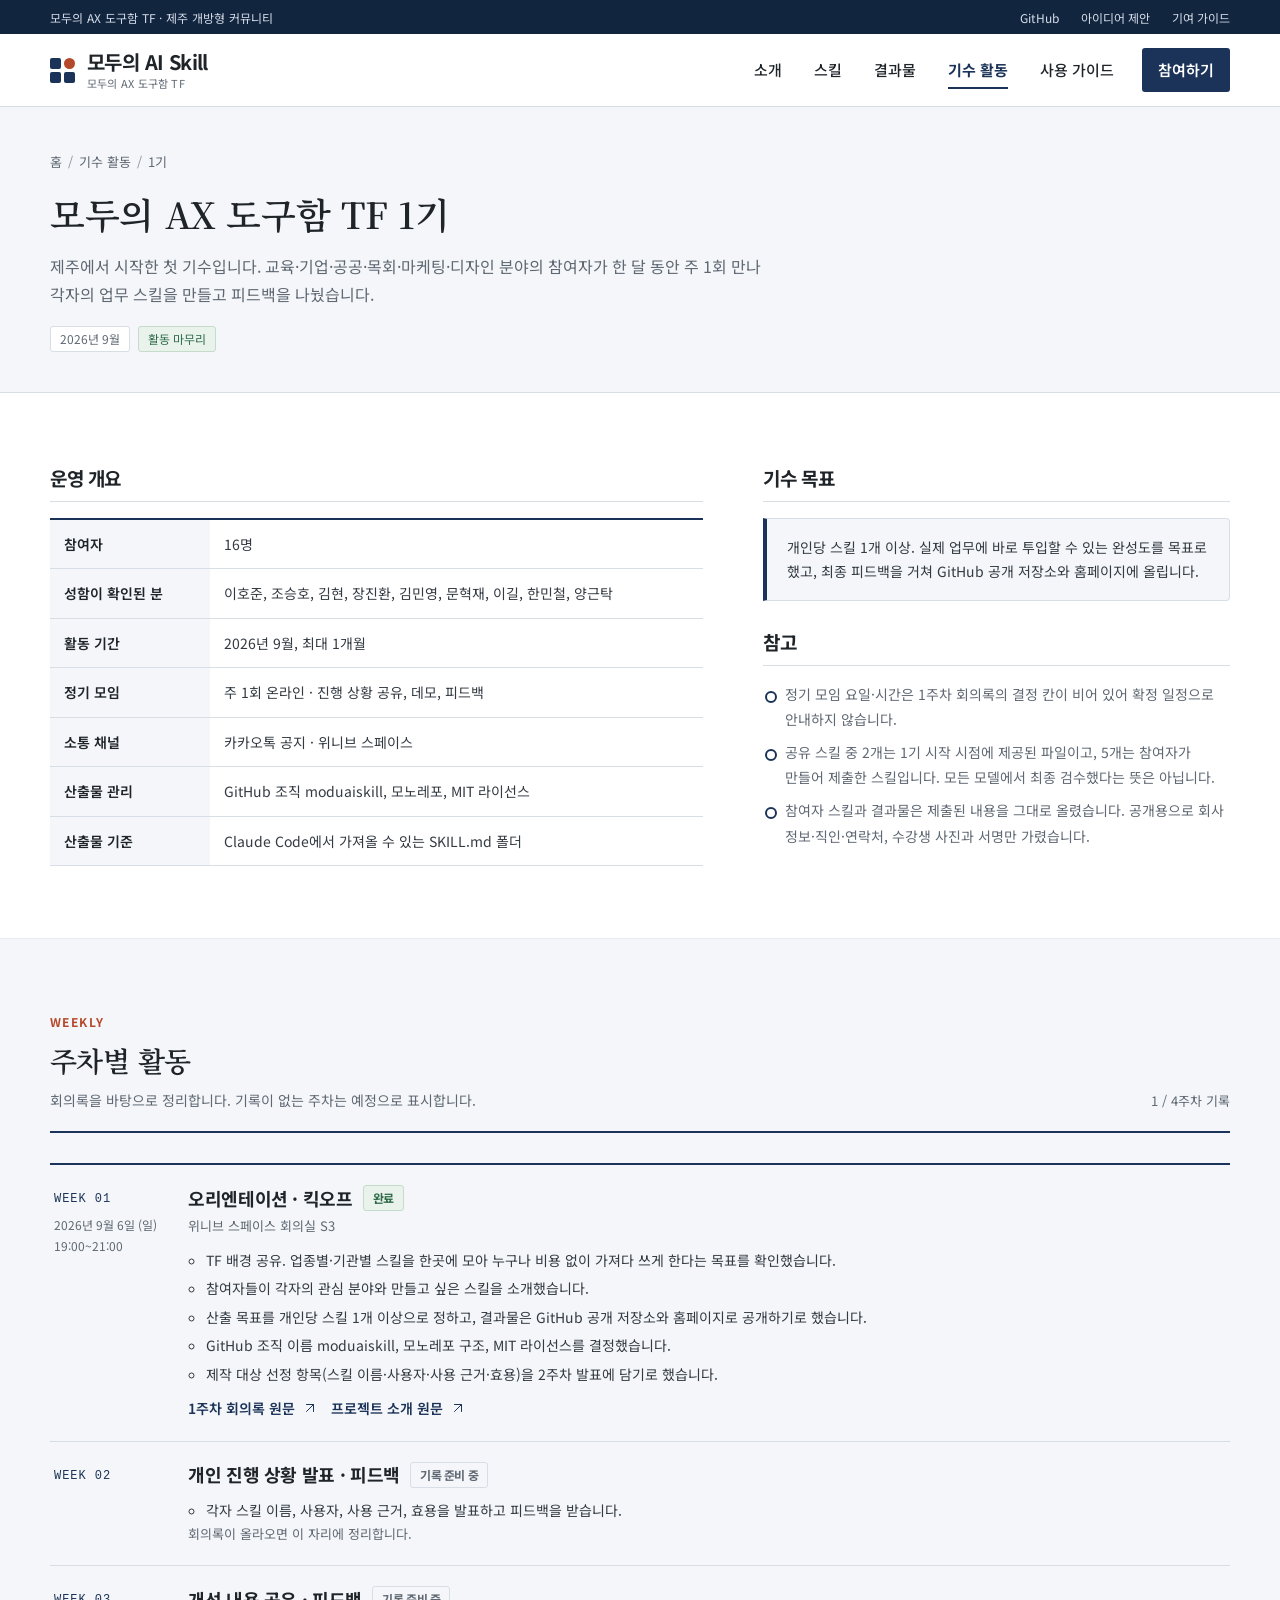
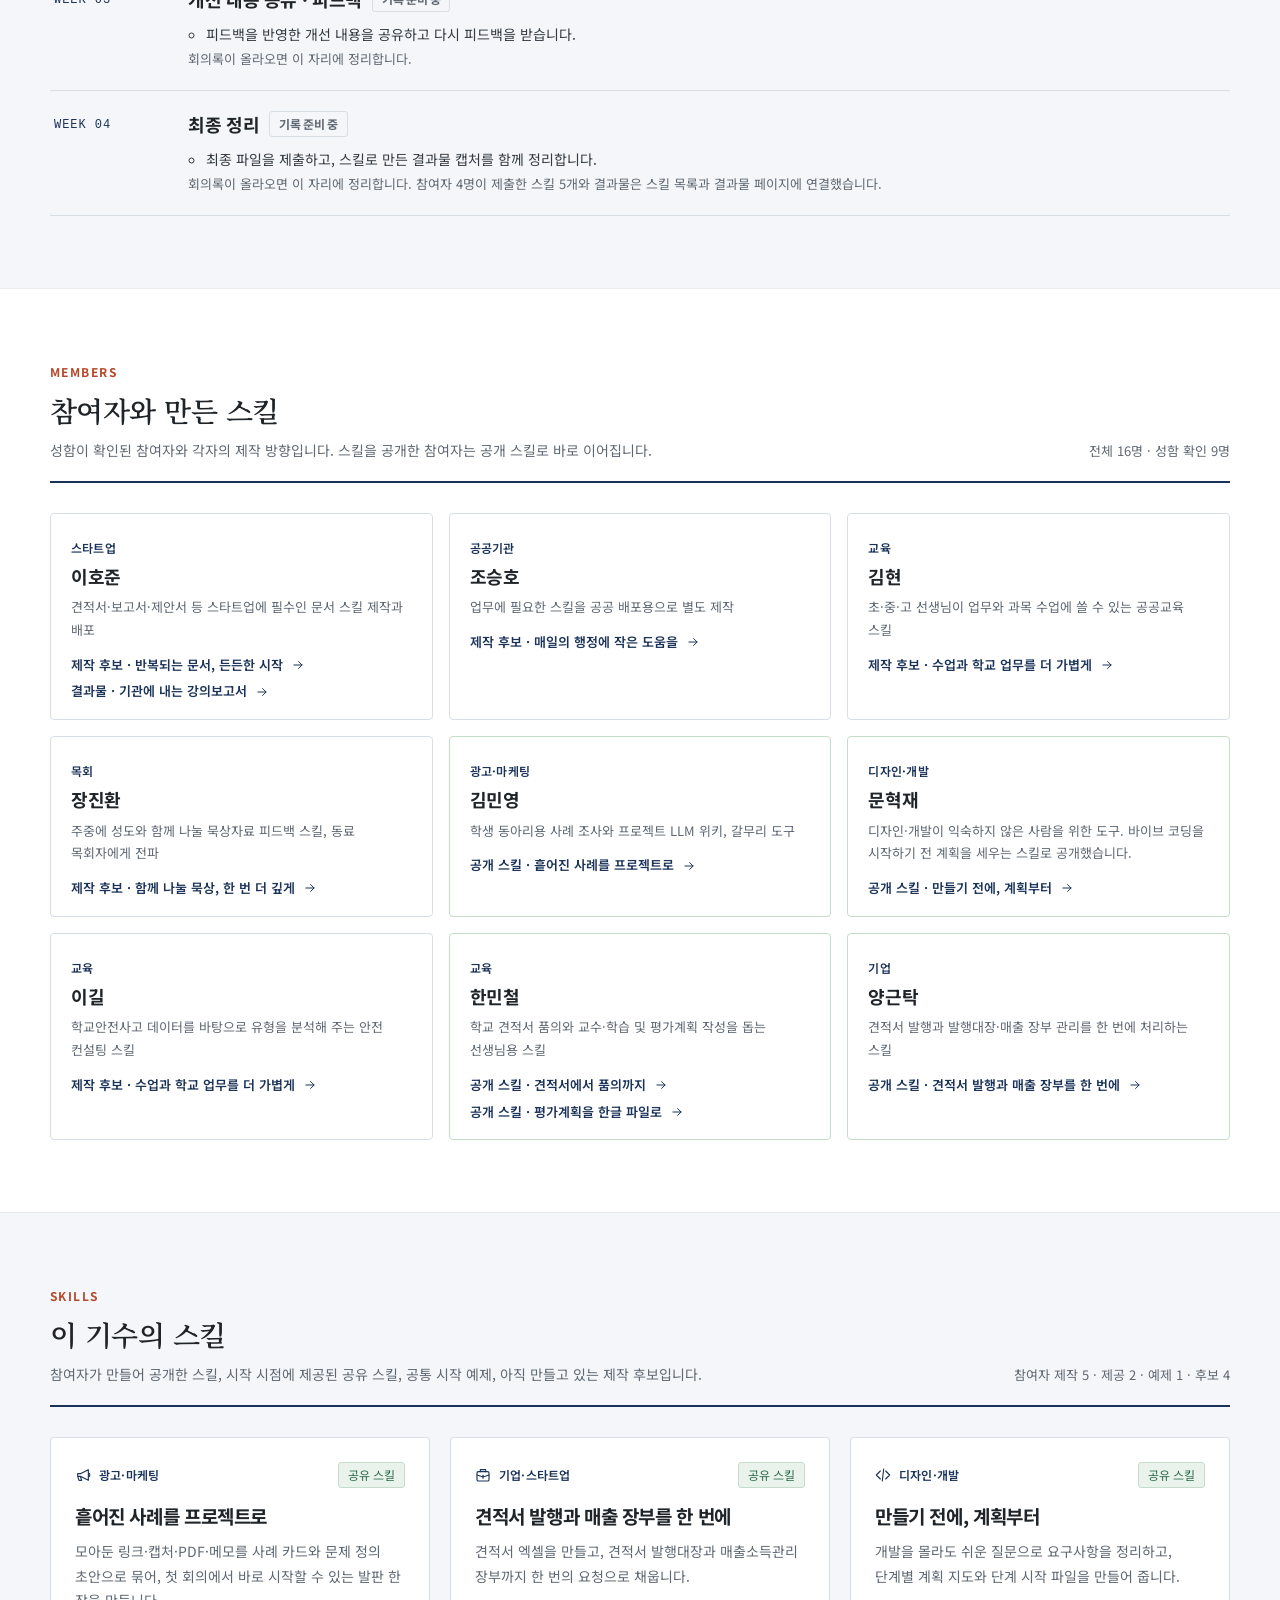
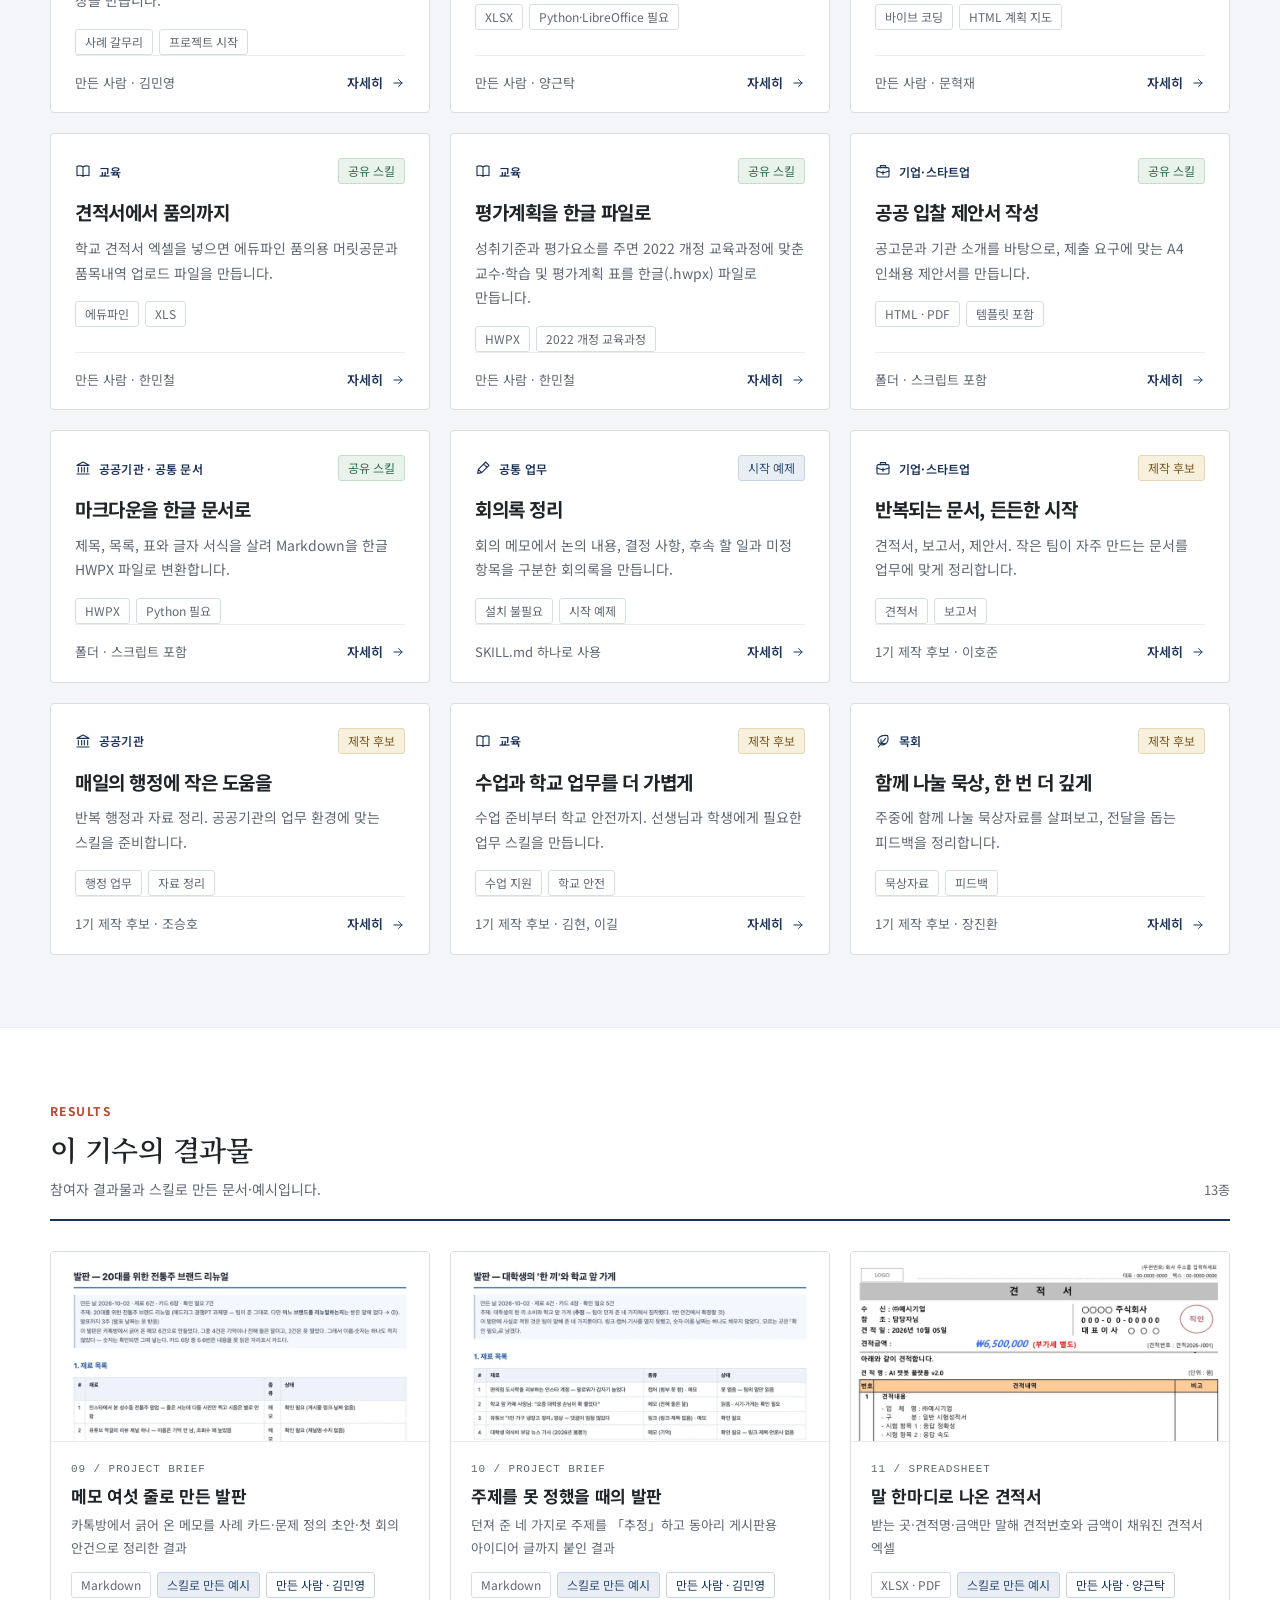
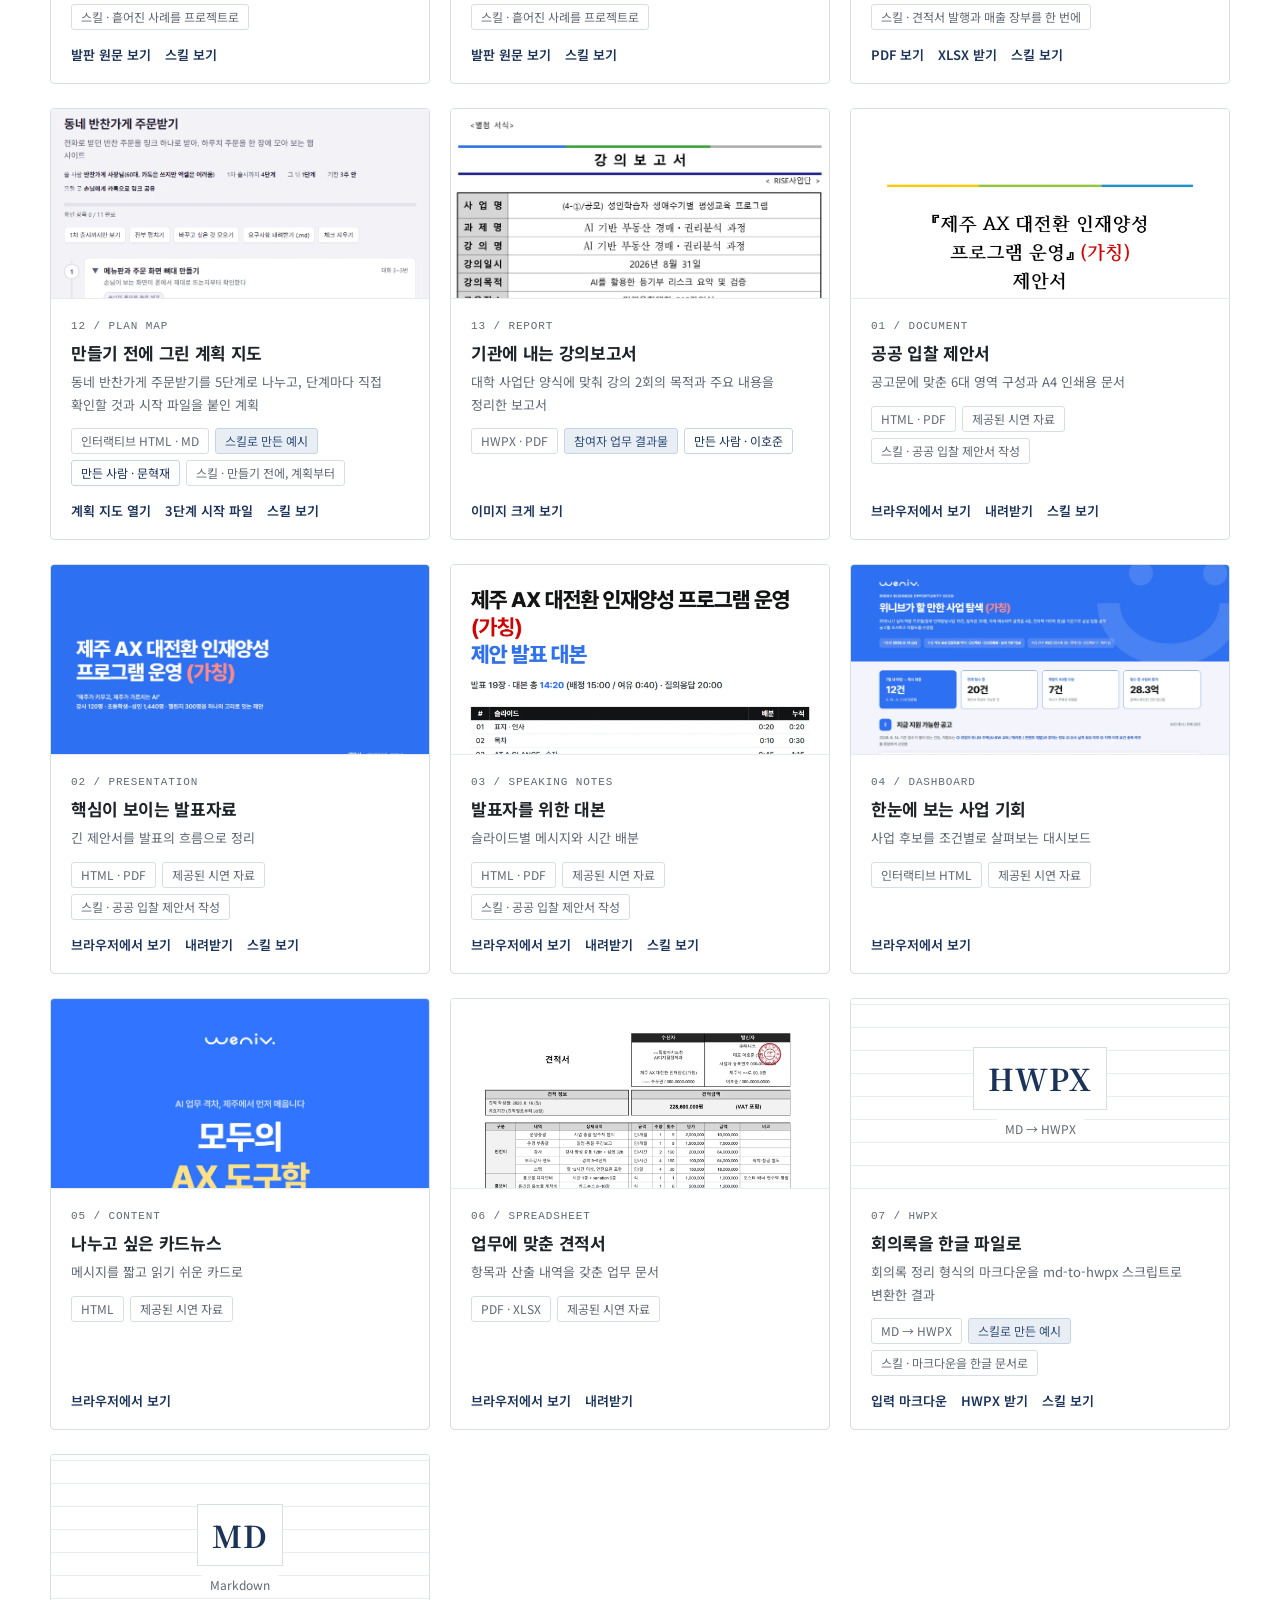
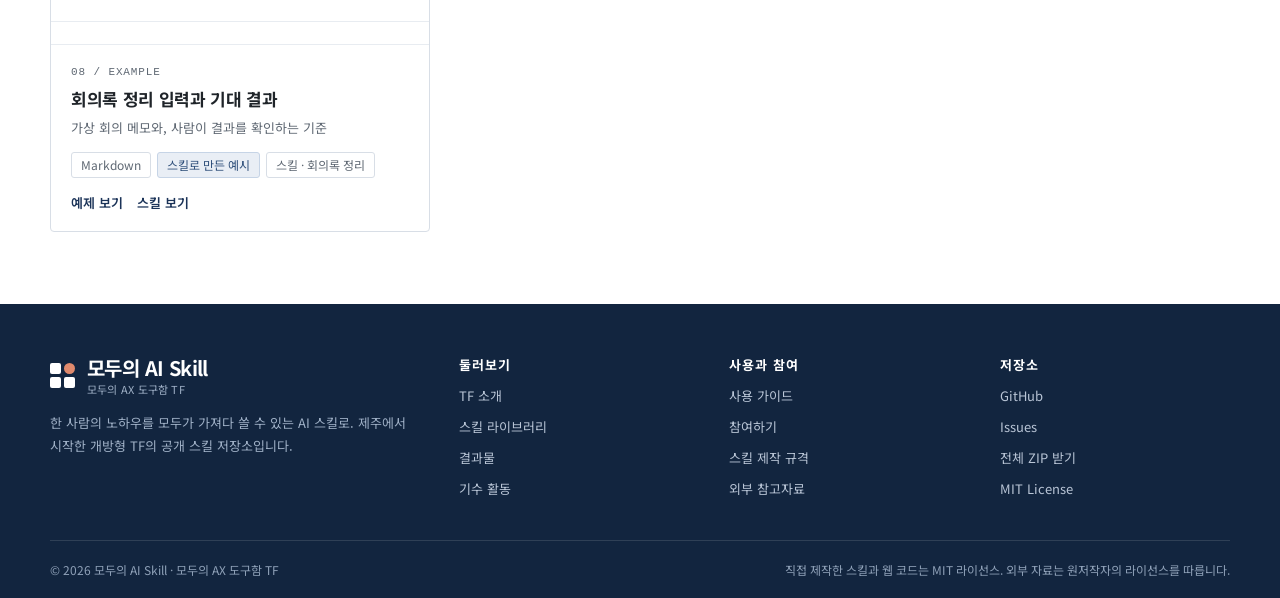
<file: cohort.html>
<!doctype html>
<html lang="ko">
  <head>
    <meta charset="utf-8" />
    <meta name="viewport" content="width=device-width, initial-scale=1" />
    <meta name="theme-color" content="#12253f" />
    <meta name="description" content="모두의 AX 도구함 TF 기수 활동 내역. 운영 개요, 주차별 활동, 참여자와 제작 방향, 스킬과 결과물을 소개합니다." />
    <title>기수 활동 내역 — 모두의 AI Skill</title>
    <link rel="icon" href="assets/favicon.svg" type="image/svg+xml" />
    <link rel="preconnect" href="https://fonts.googleapis.com" />
    <link rel="preconnect" href="https://fonts.gstatic.com" crossorigin />
    <link rel="stylesheet" href="https://fonts.googleapis.com/css2?family=Noto+Sans+KR:wght@400;500;700&family=Noto+Serif+KR:wght@600&display=swap" />
    <link rel="stylesheet" href="assets/css/style.css" />
    <script src="assets/js/catalog.js" defer></script>
    <script src="assets/js/results.js" defer></script>
    <script src="assets/js/cohorts.js" defer></script>
    <script src="assets/js/site.js" defer></script>
  </head>
  <body data-page="cohort" data-nav="cohorts">
    <a class="skip-link" href="#main">본문으로 건너뛰기</a>
    <div class="utility-bar">
      <div class="container utility-inner">
        <span>모두의 AX 도구함 TF · 제주 개방형 커뮤니티</span>
        <div class="utility-links">
          <a href="https://github.com/moduaiskill/modu" target="_blank" rel="noopener noreferrer">GitHub</a>
          <a href="https://github.com/moduaiskill/modu/issues/new" target="_blank" rel="noopener noreferrer">아이디어 제안</a>
          <a href="CONTRIBUTING.md">기여 가이드</a>
        </div>
      </div>
    </div>
    <header class="site-header">
      <div class="container header-inner">
        <a class="brand" href="index.html" aria-label="모두의 AI Skill 홈">
          <span class="brand-mark" aria-hidden="true"><i></i><i></i><i></i><i></i></span>
          <span class="brand-text"><b>모두의 AI Skill</b><span>모두의 AX 도구함 TF</span></span>
        </a>
        <button class="menu-toggle" type="button" aria-label="메뉴 열기" aria-expanded="false" aria-controls="navigation">
          <span></span><span></span><span></span>
        </button>
        <nav id="navigation" class="site-nav" aria-label="주 메뉴">
          <a href="about.html" data-nav="about">소개</a>
          <a href="skills.html" data-nav="skills">스킬</a>
          <a href="results.html" data-nav="results">결과물</a>
          <a href="cohorts.html" data-nav="cohorts">기수 활동</a>
          <a href="guide.html" data-nav="guide">사용 가이드</a>
          <a class="nav-cta" href="join.html" data-nav="join">참여하기</a>
        </nav>
      </div>
    </header>

    <main id="main">
      <div id="cohort-detail">
        <div class="page-head">
          <div class="container">
            <nav class="breadcrumb" aria-label="현재 위치">
              <a href="index.html">홈</a><span aria-hidden="true">/</span>
              <a href="cohorts.html">기수 활동</a><span aria-hidden="true">/</span>
              <span id="crumb-current">기수</span>
            </nav>
            <h1 id="cohort-title">기수 활동 내역</h1>
            <p class="lead" id="cohort-lead"></p>
            <div class="head-meta" id="cohort-meta"></div>
          </div>
        </div>

        <section class="section" aria-labelledby="overview-title">
          <div class="container two-col wide-left">
            <div>
              <div class="sub-head"><h3 id="overview-title">운영 개요</h3></div>
              <div id="cohort-facts"></div>
            </div>
            <div>
              <div class="sub-head"><h3>기수 목표</h3></div>
              <div class="callout" id="cohort-goal"></div>
              <div class="sub-head" style="margin-top: 28px"><h3>참고</h3></div>
              <div id="cohort-notes" class="note"></div>
            </div>
          </div>
        </section>

        <section class="section soft" aria-labelledby="weeks-title">
          <div class="container">
            <div class="section-head">
              <div>
                <span class="overline">Weekly</span>
                <h2 id="weeks-title">주차별 활동</h2>
                <p>회의록을 바탕으로 정리합니다. 기록이 없는 주차는 예정으로 표시합니다.</p>
              </div>
              <span class="note" id="cohort-weeks-count"></span>
            </div>
            <div id="cohort-weeks"></div>
          </div>
        </section>

        <section class="section" aria-labelledby="members-title">
          <div class="container">
            <div class="section-head">
              <div>
                <span class="overline">Members</span>
                <h2 id="members-title">참여자와 만든 스킬</h2>
                <p>성함이 확인된 참여자와 각자의 제작 방향입니다. 스킬을 공개한 참여자는 공개 스킬로 바로 이어집니다.</p>
              </div>
              <span class="note" id="cohort-members-count"></span>
            </div>
            <div id="cohort-members" class="member-grid"></div>
          </div>
        </section>

        <section class="section soft" aria-labelledby="cohort-skills-title">
          <div class="container">
            <div class="section-head">
              <div>
                <span class="overline">Skills</span>
                <h2 id="cohort-skills-title">이 기수의 스킬</h2>
                <p>참여자가 만들어 공개한 스킬, 시작 시점에 제공된 공유 스킬, 공통 시작 예제, 아직 만들고 있는 제작 후보입니다.</p>
              </div>
              <span class="note" id="cohort-skills-count"></span>
            </div>
            <div id="cohort-skills" class="skill-grid"></div>
          </div>
        </section>

        <section class="section" aria-labelledby="cohort-results-title">
          <div class="container">
            <div class="section-head">
              <div>
                <span class="overline">Results</span>
                <h2 id="cohort-results-title">이 기수의 결과물</h2>
                <p>참여자 결과물과 스킬로 만든 문서·예시입니다.</p>
              </div>
              <span class="note" id="cohort-results-count"></span>
            </div>
            <div id="cohort-results" class="result-grid"></div>
          </div>
        </section>
      </div>

      <div id="cohort-missing" hidden>
        <div class="page-head">
          <div class="container">
            <nav class="breadcrumb" aria-label="현재 위치"><a href="index.html">홈</a><span aria-hidden="true">/</span><a href="cohorts.html">기수 활동</a></nav>
            <h1>찾는 기수가 없습니다</h1>
            <p class="lead">주소의 기수 번호를 확인하거나 기수 목록에서 다시 선택해 주세요.</p>
            <div class="head-meta"><a class="button" href="cohorts.html">기수 목록으로 이동</a></div>
          </div>
        </div>
      </div>
      <noscript>
        <div class="container section">
          <p class="note">활동 내역 표시에는 JavaScript가 필요합니다. <a href="1주차.md">1기 1주차 회의록</a>을 직접 확인할 수 있습니다.</p>
        </div>
      </noscript>
    </main>

    <footer class="site-footer">
      <div class="container">
        <div class="footer-inner">
          <div class="footer-brand">
            <a class="brand" href="index.html">
              <span class="brand-mark" aria-hidden="true"><i></i><i></i><i></i><i></i></span>
              <span class="brand-text"><b>모두의 AI Skill</b><span>모두의 AX 도구함 TF</span></span>
            </a>
            <p>한 사람의 노하우를 모두가 가져다 쓸 수 있는 AI 스킬로. 제주에서 시작한 개방형 TF의 공개 스킬 저장소입니다.</p>
          </div>
          <div>
            <h2>둘러보기</h2>
            <ul>
              <li><a href="about.html">TF 소개</a></li>
              <li><a href="skills.html">스킬 라이브러리</a></li>
              <li><a href="results.html">결과물</a></li>
              <li><a href="cohorts.html">기수 활동</a></li>
            </ul>
          </div>
          <div>
            <h2>사용과 참여</h2>
            <ul>
              <li><a href="guide.html">사용 가이드</a></li>
              <li><a href="join.html">참여하기</a></li>
              <li><a href="docs/skill-standard.md">스킬 제작 규격</a></li>
              <li><a href="recommended/README.md">외부 참고자료</a></li>
            </ul>
          </div>
          <div>
            <h2>저장소</h2>
            <ul>
              <li><a href="https://github.com/moduaiskill/modu" target="_blank" rel="noopener noreferrer">GitHub</a></li>
              <li><a href="https://github.com/moduaiskill/modu/issues" target="_blank" rel="noopener noreferrer">Issues</a></li>
              <li><a href="https://github.com/moduaiskill/modu/archive/refs/heads/main.zip">전체 ZIP 받기</a></li>
              <li><a href="LICENSE">MIT License</a></li>
            </ul>
          </div>
        </div>
        <div class="footer-bottom">
          <span>© 2026 모두의 AI Skill · 모두의 AX 도구함 TF</span>
          <span>직접 제작한 스킬과 웹 코드는 MIT 라이선스. 외부 자료는 원저작자의 라이선스를 따릅니다.</span>
        </div>
      </div>
    </footer>
    <div id="toast" class="toast" role="status" aria-live="polite"></div>
  </body>
</html>
</file>
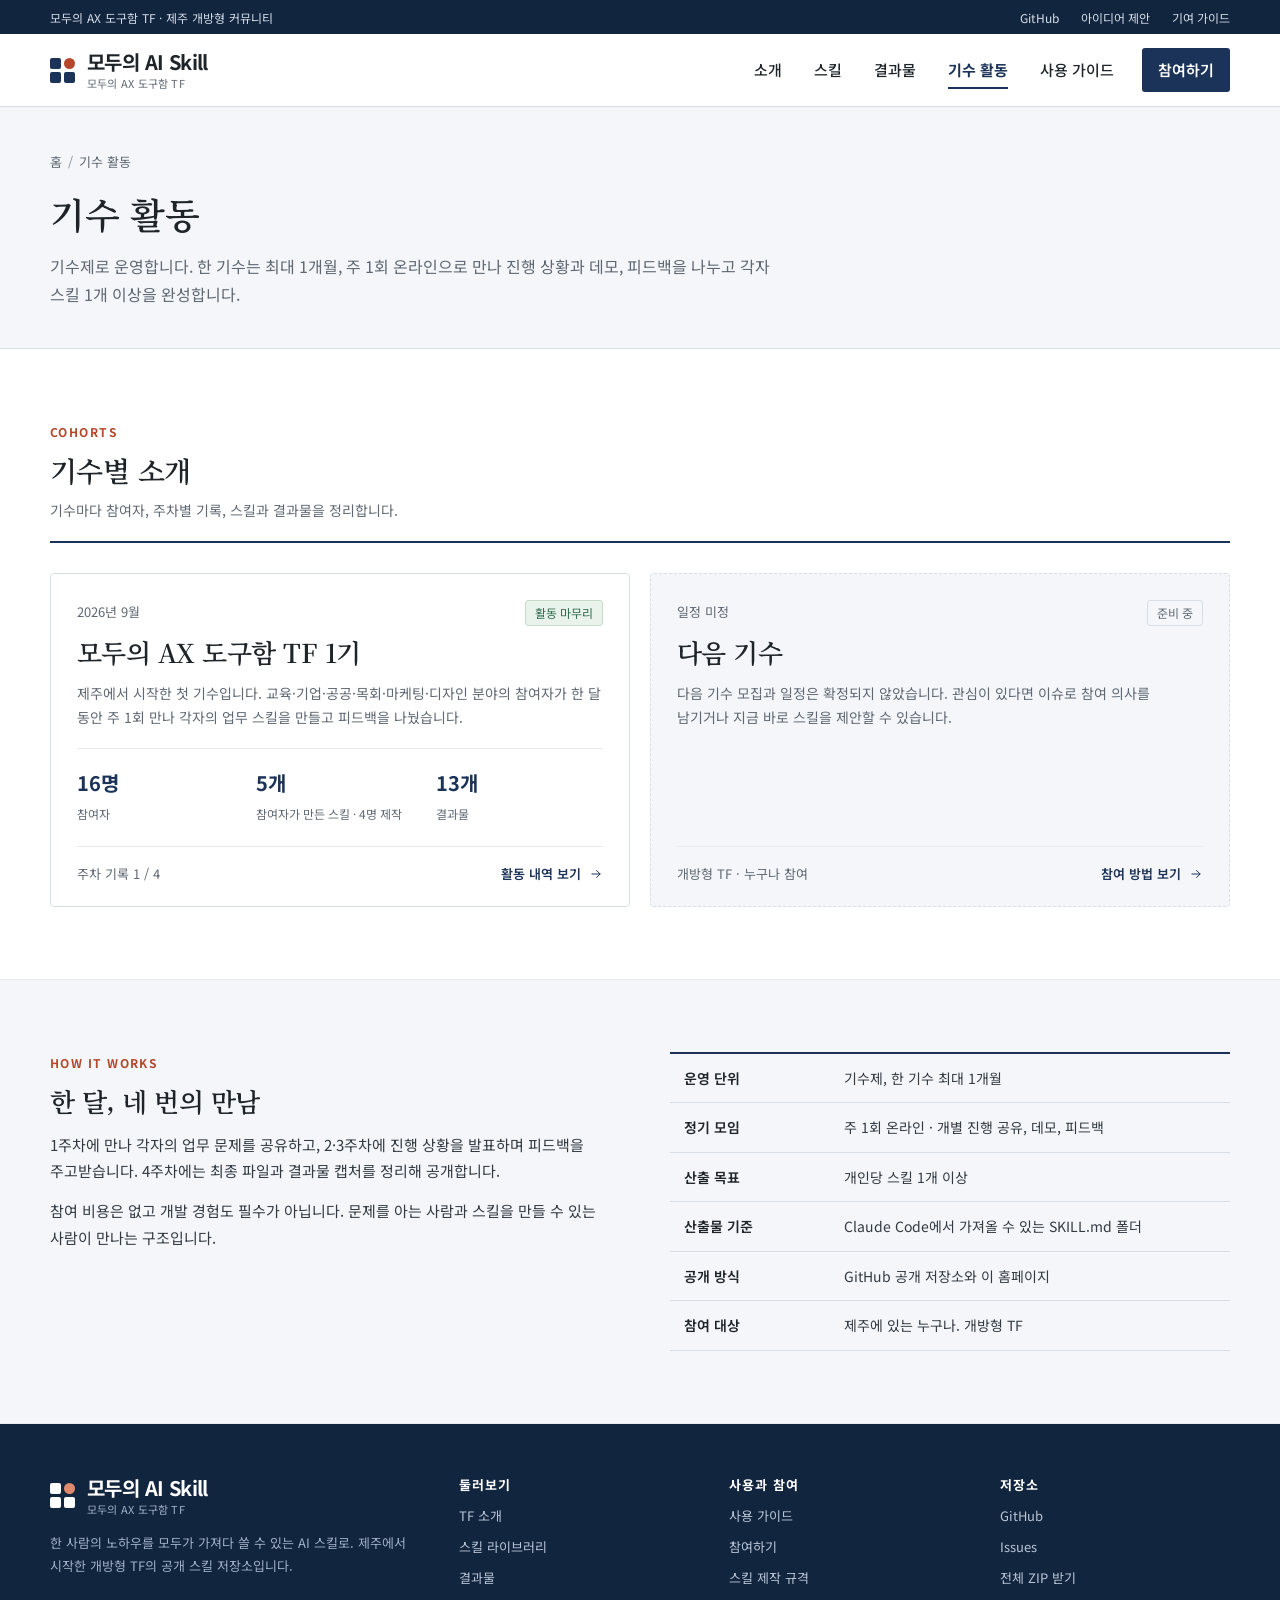
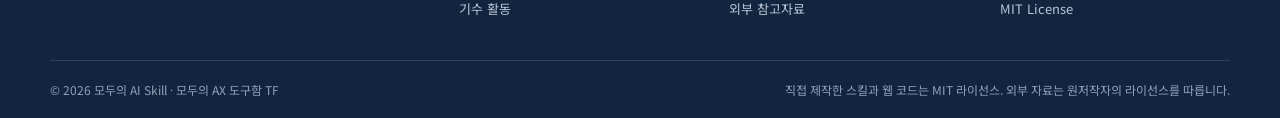
<file: cohorts.html>
<!doctype html>
<html lang="ko">
  <head>
    <meta charset="utf-8" />
    <meta name="viewport" content="width=device-width, initial-scale=1" />
    <meta name="theme-color" content="#12253f" />
    <meta name="description" content="모두의 AX 도구함 TF 기수 소개. 기수제 운영 방식과 기수별 참여자, 주차별 활동, 산출물을 소개합니다." />
    <title>기수 활동 — 모두의 AI Skill</title>
    <link rel="icon" href="assets/favicon.svg" type="image/svg+xml" />
    <link rel="preconnect" href="https://fonts.googleapis.com" />
    <link rel="preconnect" href="https://fonts.gstatic.com" crossorigin />
    <link rel="stylesheet" href="https://fonts.googleapis.com/css2?family=Noto+Sans+KR:wght@400;500;700&family=Noto+Serif+KR:wght@600&display=swap" />
    <link rel="stylesheet" href="assets/css/style.css" />
    <script src="assets/js/catalog.js" defer></script>
    <script src="assets/js/results.js" defer></script>
    <script src="assets/js/cohorts.js" defer></script>
    <script src="assets/js/site.js" defer></script>
  </head>
  <body data-page="cohorts" data-nav="cohorts">
    <a class="skip-link" href="#main">본문으로 건너뛰기</a>
    <div class="utility-bar">
      <div class="container utility-inner">
        <span>모두의 AX 도구함 TF · 제주 개방형 커뮤니티</span>
        <div class="utility-links">
          <a href="https://github.com/moduaiskill/modu" target="_blank" rel="noopener noreferrer">GitHub</a>
          <a href="https://github.com/moduaiskill/modu/issues/new" target="_blank" rel="noopener noreferrer">아이디어 제안</a>
          <a href="CONTRIBUTING.md">기여 가이드</a>
        </div>
      </div>
    </div>
    <header class="site-header">
      <div class="container header-inner">
        <a class="brand" href="index.html" aria-label="모두의 AI Skill 홈">
          <span class="brand-mark" aria-hidden="true"><i></i><i></i><i></i><i></i></span>
          <span class="brand-text"><b>모두의 AI Skill</b><span>모두의 AX 도구함 TF</span></span>
        </a>
        <button class="menu-toggle" type="button" aria-label="메뉴 열기" aria-expanded="false" aria-controls="navigation">
          <span></span><span></span><span></span>
        </button>
        <nav id="navigation" class="site-nav" aria-label="주 메뉴">
          <a href="about.html" data-nav="about">소개</a>
          <a href="skills.html" data-nav="skills">스킬</a>
          <a href="results.html" data-nav="results">결과물</a>
          <a href="cohorts.html" data-nav="cohorts">기수 활동</a>
          <a href="guide.html" data-nav="guide">사용 가이드</a>
          <a class="nav-cta" href="join.html" data-nav="join">참여하기</a>
        </nav>
      </div>
    </header>

    <main id="main">
      <div class="page-head">
        <div class="container">
          <nav class="breadcrumb" aria-label="현재 위치"><a href="index.html">홈</a><span aria-hidden="true">/</span><span>기수 활동</span></nav>
          <h1>기수 활동</h1>
          <p class="lead">기수제로 운영합니다. 한 기수는 최대 1개월, 주 1회 온라인으로 만나 진행 상황과 데모, 피드백을 나누고 각자 스킬 1개 이상을 완성합니다.</p>
        </div>
      </div>

      <section class="section" aria-labelledby="cohorts-title">
        <div class="container">
          <div class="section-head">
            <div>
              <span class="overline">Cohorts</span>
              <h2 id="cohorts-title">기수별 소개</h2>
              <p>기수마다 참여자, 주차별 기록, 스킬과 결과물을 정리합니다.</p>
            </div>
          </div>
          <div id="cohort-grid" class="cohort-grid">
            <article class="cohort-card upcoming">
              <div class="card-top"><span class="period">일정 미정</span><span class="tag pending">준비 중</span></div>
              <h3>다음 기수</h3>
              <p>다음 기수 모집과 일정은 확정되지 않았습니다. 관심이 있다면 이슈로 참여 의사를 남기거나 지금 바로 스킬을 제안할 수 있습니다.</p>
              <div class="card-bottom" style="margin-top: auto">
                <span>개방형 TF · 누구나 참여</span>
                <a class="text-link" href="join.html">참여 방법 보기 <svg class="icon small"><use href="#i-arrow" /></svg></a>
              </div>
            </article>
          </div>
          <noscript><p class="note">기수 목록 표시에는 JavaScript가 필요합니다. <a href="1주차.md">1기 1주차 회의록</a>을 직접 확인할 수 있습니다.</p></noscript>
        </div>
      </section>

      <section class="section soft" aria-labelledby="how-title">
        <div class="container two-col">
          <div>
            <span class="overline">How it works</span>
            <h2 id="how-title" style="font-family: var(--serif); font-weight: 600; font-size: 26px">한 달, 네 번의 만남</h2>
            <div class="prose" style="margin-top: 14px">
              <p>1주차에 만나 각자의 업무 문제를 공유하고, 2·3주차에 진행 상황을 발표하며 피드백을 주고받습니다. 4주차에는 최종 파일과 결과물 캡처를 정리해 공개합니다.</p>
              <p>참여 비용은 없고 개발 경험도 필수가 아닙니다. 문제를 아는 사람과 스킬을 만들 수 있는 사람이 만나는 구조입니다.</p>
            </div>
          </div>
          <table class="data-table">
            <tbody>
              <tr><th>운영 단위</th><td>기수제, 한 기수 최대 1개월</td></tr>
              <tr><th>정기 모임</th><td>주 1회 온라인 · 개별 진행 공유, 데모, 피드백</td></tr>
              <tr><th>산출 목표</th><td>개인당 스킬 1개 이상</td></tr>
              <tr><th>산출물 기준</th><td>Claude Code에서 가져올 수 있는 SKILL.md 폴더</td></tr>
              <tr><th>공개 방식</th><td>GitHub 공개 저장소와 이 홈페이지</td></tr>
              <tr><th>참여 대상</th><td>제주에 있는 누구나. 개방형 TF</td></tr>
            </tbody>
          </table>
        </div>
      </section>
    </main>

    <footer class="site-footer">
      <div class="container">
        <div class="footer-inner">
          <div class="footer-brand">
            <a class="brand" href="index.html">
              <span class="brand-mark" aria-hidden="true"><i></i><i></i><i></i><i></i></span>
              <span class="brand-text"><b>모두의 AI Skill</b><span>모두의 AX 도구함 TF</span></span>
            </a>
            <p>한 사람의 노하우를 모두가 가져다 쓸 수 있는 AI 스킬로. 제주에서 시작한 개방형 TF의 공개 스킬 저장소입니다.</p>
          </div>
          <div>
            <h2>둘러보기</h2>
            <ul>
              <li><a href="about.html">TF 소개</a></li>
              <li><a href="skills.html">스킬 라이브러리</a></li>
              <li><a href="results.html">결과물</a></li>
              <li><a href="cohorts.html">기수 활동</a></li>
            </ul>
          </div>
          <div>
            <h2>사용과 참여</h2>
            <ul>
              <li><a href="guide.html">사용 가이드</a></li>
              <li><a href="join.html">참여하기</a></li>
              <li><a href="docs/skill-standard.md">스킬 제작 규격</a></li>
              <li><a href="recommended/README.md">외부 참고자료</a></li>
            </ul>
          </div>
          <div>
            <h2>저장소</h2>
            <ul>
              <li><a href="https://github.com/moduaiskill/modu" target="_blank" rel="noopener noreferrer">GitHub</a></li>
              <li><a href="https://github.com/moduaiskill/modu/issues" target="_blank" rel="noopener noreferrer">Issues</a></li>
              <li><a href="https://github.com/moduaiskill/modu/archive/refs/heads/main.zip">전체 ZIP 받기</a></li>
              <li><a href="LICENSE">MIT License</a></li>
            </ul>
          </div>
        </div>
        <div class="footer-bottom">
          <span>© 2026 모두의 AI Skill · 모두의 AX 도구함 TF</span>
          <span>직접 제작한 스킬과 웹 코드는 MIT 라이선스. 외부 자료는 원저작자의 라이선스를 따릅니다.</span>
        </div>
      </div>
    </footer>
    <div id="toast" class="toast" role="status" aria-live="polite"></div>
  </body>
</html>
</file>
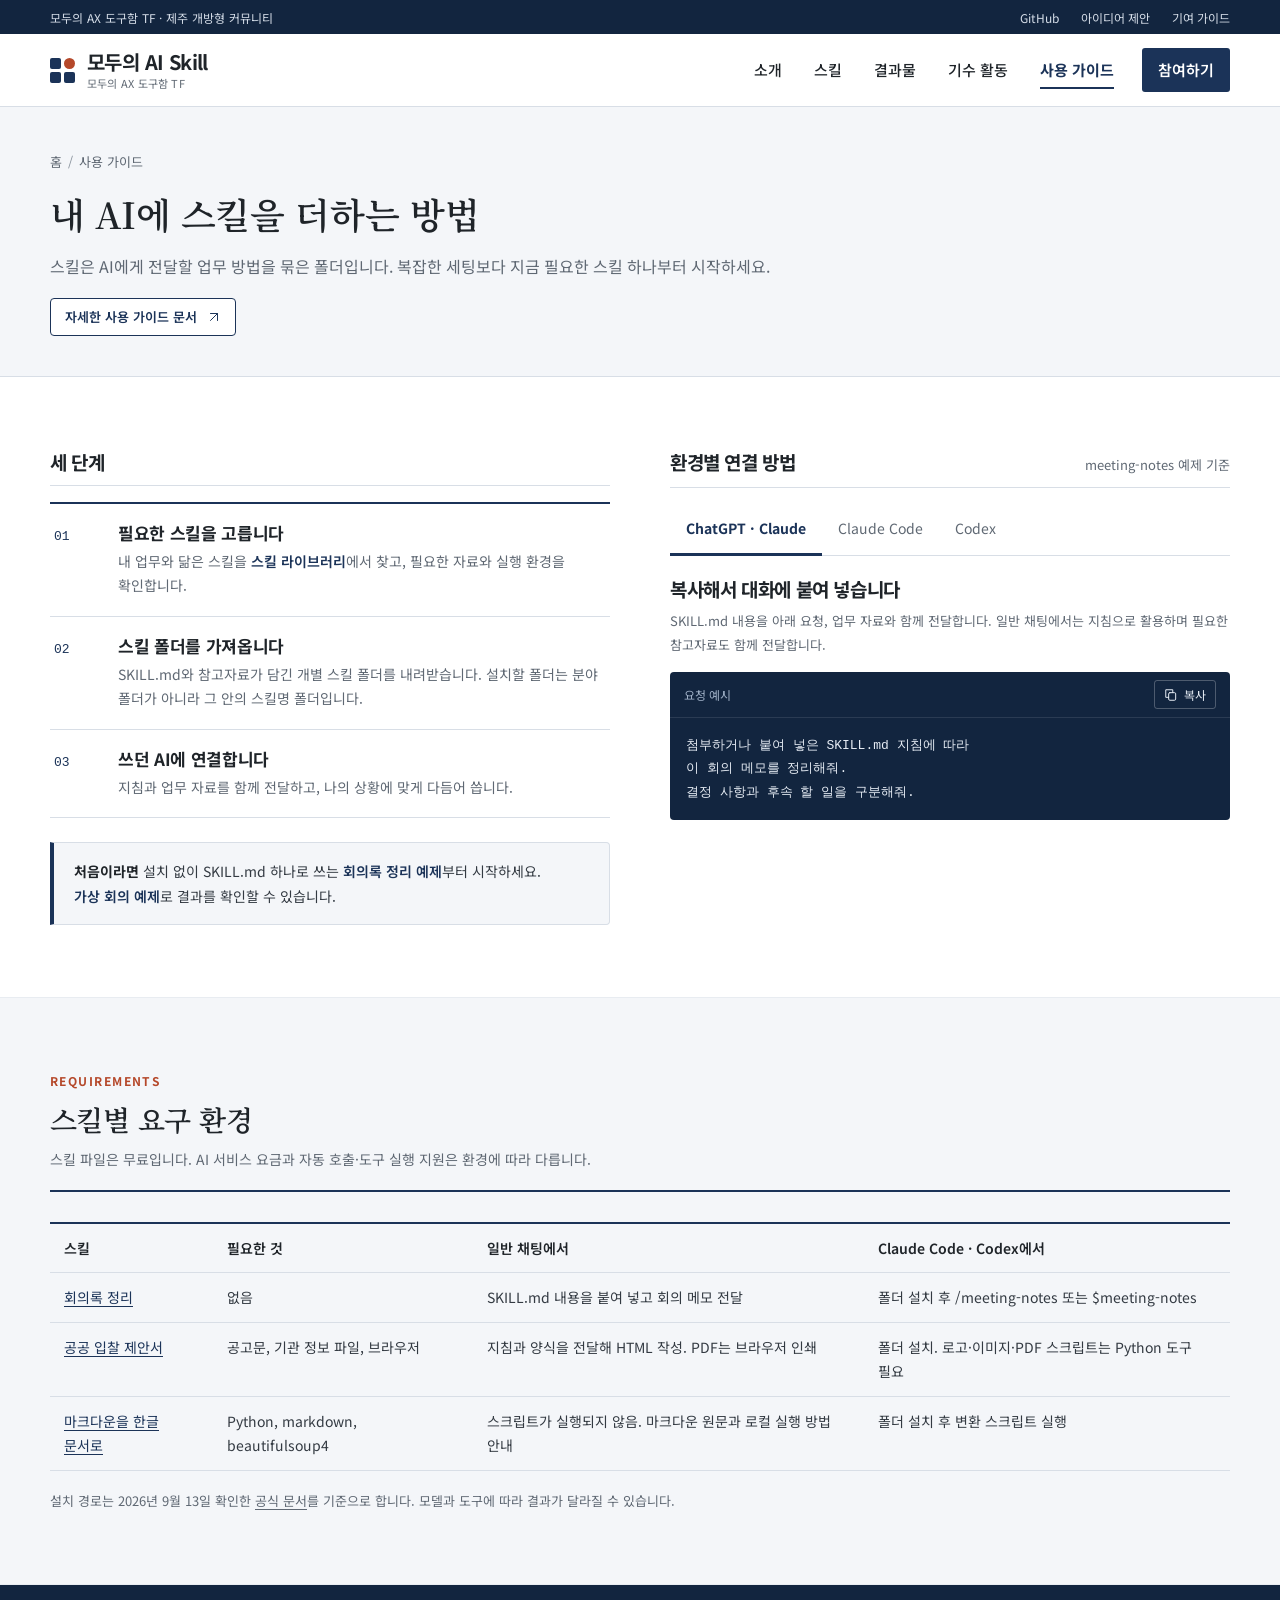
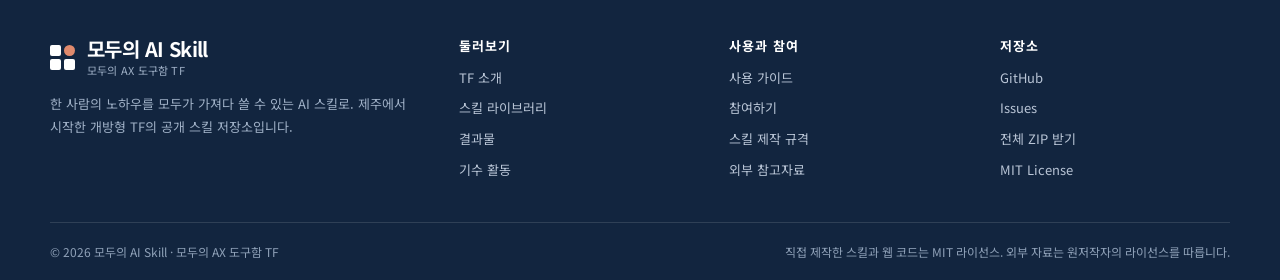
<file: guide.html>
<!doctype html>
<html lang="ko">
  <head>
    <meta charset="utf-8" />
    <meta name="viewport" content="width=device-width, initial-scale=1" />
    <meta name="theme-color" content="#12253f" />
    <meta name="description" content="모두의 AI Skill 사용 가이드. 스킬 폴더를 받아 일반 채팅, Claude Code, Codex에 연결하는 방법을 안내합니다." />
    <title>사용 가이드 — 모두의 AI Skill</title>
    <link rel="icon" href="assets/favicon.svg" type="image/svg+xml" />
    <link rel="preconnect" href="https://fonts.googleapis.com" />
    <link rel="preconnect" href="https://fonts.gstatic.com" crossorigin />
    <link rel="stylesheet" href="https://fonts.googleapis.com/css2?family=Noto+Sans+KR:wght@400;500;700&family=Noto+Serif+KR:wght@600&display=swap" />
    <link rel="stylesheet" href="assets/css/style.css" />
    <script src="assets/js/catalog.js" defer></script>
    <script src="assets/js/results.js" defer></script>
    <script src="assets/js/cohorts.js" defer></script>
    <script src="assets/js/site.js" defer></script>
  </head>
  <body data-page="guide" data-nav="guide">
    <a class="skip-link" href="#main">본문으로 건너뛰기</a>
    <div class="utility-bar">
      <div class="container utility-inner">
        <span>모두의 AX 도구함 TF · 제주 개방형 커뮤니티</span>
        <div class="utility-links">
          <a href="https://github.com/moduaiskill/modu" target="_blank" rel="noopener noreferrer">GitHub</a>
          <a href="https://github.com/moduaiskill/modu/issues/new" target="_blank" rel="noopener noreferrer">아이디어 제안</a>
          <a href="CONTRIBUTING.md">기여 가이드</a>
        </div>
      </div>
    </div>
    <header class="site-header">
      <div class="container header-inner">
        <a class="brand" href="index.html" aria-label="모두의 AI Skill 홈">
          <span class="brand-mark" aria-hidden="true"><i></i><i></i><i></i><i></i></span>
          <span class="brand-text"><b>모두의 AI Skill</b><span>모두의 AX 도구함 TF</span></span>
        </a>
        <button class="menu-toggle" type="button" aria-label="메뉴 열기" aria-expanded="false" aria-controls="navigation">
          <span></span><span></span><span></span>
        </button>
        <nav id="navigation" class="site-nav" aria-label="주 메뉴">
          <a href="about.html" data-nav="about">소개</a>
          <a href="skills.html" data-nav="skills">스킬</a>
          <a href="results.html" data-nav="results">결과물</a>
          <a href="cohorts.html" data-nav="cohorts">기수 활동</a>
          <a href="guide.html" data-nav="guide">사용 가이드</a>
          <a class="nav-cta" href="join.html" data-nav="join">참여하기</a>
        </nav>
      </div>
    </header>

    <main id="main">
      <div class="page-head">
        <div class="container">
          <nav class="breadcrumb" aria-label="현재 위치"><a href="index.html">홈</a><span aria-hidden="true">/</span><span>사용 가이드</span></nav>
          <h1>내 AI에 스킬을 더하는 방법</h1>
          <p class="lead">스킬은 AI에게 전달할 업무 방법을 묶은 폴더입니다. 복잡한 세팅보다 지금 필요한 스킬 하나부터 시작하세요.</p>
          <div class="head-meta">
            <a class="button secondary small" href="docs/getting-started.md">자세한 사용 가이드 문서 <svg class="icon small"><use href="#i-up-right" /></svg></a>
          </div>
        </div>
      </div>

      <section class="section" aria-labelledby="steps-title">
        <div class="container two-col">
          <div>
            <div class="sub-head"><h3 id="steps-title">세 단계</h3></div>
            <ol class="steps">
              <li>
                <div>
                  <h3>필요한 스킬을 고릅니다</h3>
                  <p>내 업무와 닮은 스킬을 <a href="skills.html" class="text-link" style="font-size: inherit">스킬 라이브러리</a>에서 찾고, 필요한 자료와 실행 환경을 확인합니다.</p>
                </div>
              </li>
              <li>
                <div>
                  <h3>스킬 폴더를 가져옵니다</h3>
                  <p>SKILL.md와 참고자료가 담긴 개별 스킬 폴더를 내려받습니다. 설치할 폴더는 분야 폴더가 아니라 그 안의 스킬명 폴더입니다.</p>
                </div>
              </li>
              <li>
                <div>
                  <h3>쓰던 AI에 연결합니다</h3>
                  <p>지침과 업무 자료를 함께 전달하고, 나의 상황에 맞게 다듬어 씁니다.</p>
                </div>
              </li>
            </ol>
            <div class="callout" style="margin-top: 24px">
              <b>처음이라면</b> 설치 없이 SKILL.md 하나로 쓰는 <a href="skill.html?id=meeting-notes" class="text-link" style="font-size: inherit">회의록 정리 예제</a>부터 시작하세요.
              <a href="docs/example-meeting.md" class="text-link" style="font-size: inherit">가상 회의 예제</a>로 결과를 확인할 수 있습니다.
            </div>
          </div>
          <div>
            <div class="sub-head"><h3>환경별 연결 방법</h3><span>meeting-notes 예제 기준</span></div>
            <div class="usage-tabs" role="tablist" aria-label="사용 환경">
              <button id="tab-chat" type="button" role="tab" aria-controls="usage-panel" aria-selected="true" data-tool="chat">ChatGPT · Claude</button>
              <button id="tab-claude" type="button" role="tab" aria-controls="usage-panel" aria-selected="false" tabindex="-1" data-tool="claude">Claude Code</button>
              <button id="tab-codex" type="button" role="tab" aria-controls="usage-panel" aria-selected="false" tabindex="-1" data-tool="codex">Codex</button>
            </div>
            <div id="usage-panel" role="tabpanel" aria-labelledby="tab-chat" tabindex="0">
              <h3 id="usage-title" style="font-size: 19px">복사해서 대화에 붙여 넣습니다</h3>
              <p id="usage-description" class="note" style="margin: 8px 0 16px">SKILL.md 내용을 아래 요청, 업무 자료와 함께 전달합니다.</p>
              <div class="code-box">
                <div class="code-toolbar">
                  <span id="code-label">요청 예시</span>
                  <button type="button" data-copy-target="usage-code" aria-label="사용 예시 복사"><svg class="icon small"><use href="#i-copy" /></svg> 복사</button>
                </div>
                <pre><code id="usage-code">첨부하거나 붙여 넣은 SKILL.md 지침에 따라
이 회의 메모를 정리해줘.
결정 사항과 후속 할 일을 구분해줘.</code></pre>
              </div>
            </div>
          </div>
        </div>
      </section>

      <section class="section soft" aria-labelledby="env-title">
        <div class="container">
          <div class="section-head">
            <div>
              <span class="overline">Requirements</span>
              <h2 id="env-title">스킬별 요구 환경</h2>
              <p>스킬 파일은 무료입니다. AI 서비스 요금과 자동 호출·도구 실행 지원은 환경에 따라 다릅니다.</p>
            </div>
          </div>
          <div class="table-scroll">
            <table class="data-table">
              <thead><tr><th>스킬</th><th>필요한 것</th><th>일반 채팅에서</th><th>Claude Code · Codex에서</th></tr></thead>
              <tbody>
                <tr>
                  <td><a href="skill.html?id=meeting-notes">회의록 정리</a></td>
                  <td>없음</td>
                  <td>SKILL.md 내용을 붙여 넣고 회의 메모 전달</td>
                  <td>폴더 설치 후 /meeting-notes 또는 $meeting-notes</td>
                </tr>
                <tr>
                  <td><a href="skill.html?id=public-bid-proposal">공공 입찰 제안서</a></td>
                  <td>공고문, 기관 정보 파일, 브라우저</td>
                  <td>지침과 양식을 전달해 HTML 작성. PDF는 브라우저 인쇄</td>
                  <td>폴더 설치. 로고·이미지·PDF 스크립트는 Python 도구 필요</td>
                </tr>
                <tr>
                  <td><a href="skill.html?id=md-to-hwpx">마크다운을 한글 문서로</a></td>
                  <td>Python, markdown, beautifulsoup4</td>
                  <td>스크립트가 실행되지 않음. 마크다운 원문과 로컬 실행 방법 안내</td>
                  <td>폴더 설치 후 변환 스크립트 실행</td>
                </tr>
              </tbody>
            </table>
          </div>
          <p class="note" style="margin-top: 18px">설치 경로는 2026년 9월 13일 확인한 <a href="recommended/README.md">공식 문서</a>를 기준으로 합니다. 모델과 도구에 따라 결과가 달라질 수 있습니다.</p>
        </div>
      </section>
    </main>

    <footer class="site-footer">
      <div class="container">
        <div class="footer-inner">
          <div class="footer-brand">
            <a class="brand" href="index.html">
              <span class="brand-mark" aria-hidden="true"><i></i><i></i><i></i><i></i></span>
              <span class="brand-text"><b>모두의 AI Skill</b><span>모두의 AX 도구함 TF</span></span>
            </a>
            <p>한 사람의 노하우를 모두가 가져다 쓸 수 있는 AI 스킬로. 제주에서 시작한 개방형 TF의 공개 스킬 저장소입니다.</p>
          </div>
          <div>
            <h2>둘러보기</h2>
            <ul>
              <li><a href="about.html">TF 소개</a></li>
              <li><a href="skills.html">스킬 라이브러리</a></li>
              <li><a href="results.html">결과물</a></li>
              <li><a href="cohorts.html">기수 활동</a></li>
            </ul>
          </div>
          <div>
            <h2>사용과 참여</h2>
            <ul>
              <li><a href="guide.html">사용 가이드</a></li>
              <li><a href="join.html">참여하기</a></li>
              <li><a href="docs/skill-standard.md">스킬 제작 규격</a></li>
              <li><a href="recommended/README.md">외부 참고자료</a></li>
            </ul>
          </div>
          <div>
            <h2>저장소</h2>
            <ul>
              <li><a href="https://github.com/moduaiskill/modu" target="_blank" rel="noopener noreferrer">GitHub</a></li>
              <li><a href="https://github.com/moduaiskill/modu/issues" target="_blank" rel="noopener noreferrer">Issues</a></li>
              <li><a href="https://github.com/moduaiskill/modu/archive/refs/heads/main.zip">전체 ZIP 받기</a></li>
              <li><a href="LICENSE">MIT License</a></li>
            </ul>
          </div>
        </div>
        <div class="footer-bottom">
          <span>© 2026 모두의 AI Skill · 모두의 AX 도구함 TF</span>
          <span>직접 제작한 스킬과 웹 코드는 MIT 라이선스. 외부 자료는 원저작자의 라이선스를 따릅니다.</span>
        </div>
      </div>
    </footer>
    <div id="toast" class="toast" role="status" aria-live="polite"></div>
  </body>
</html>
</file>
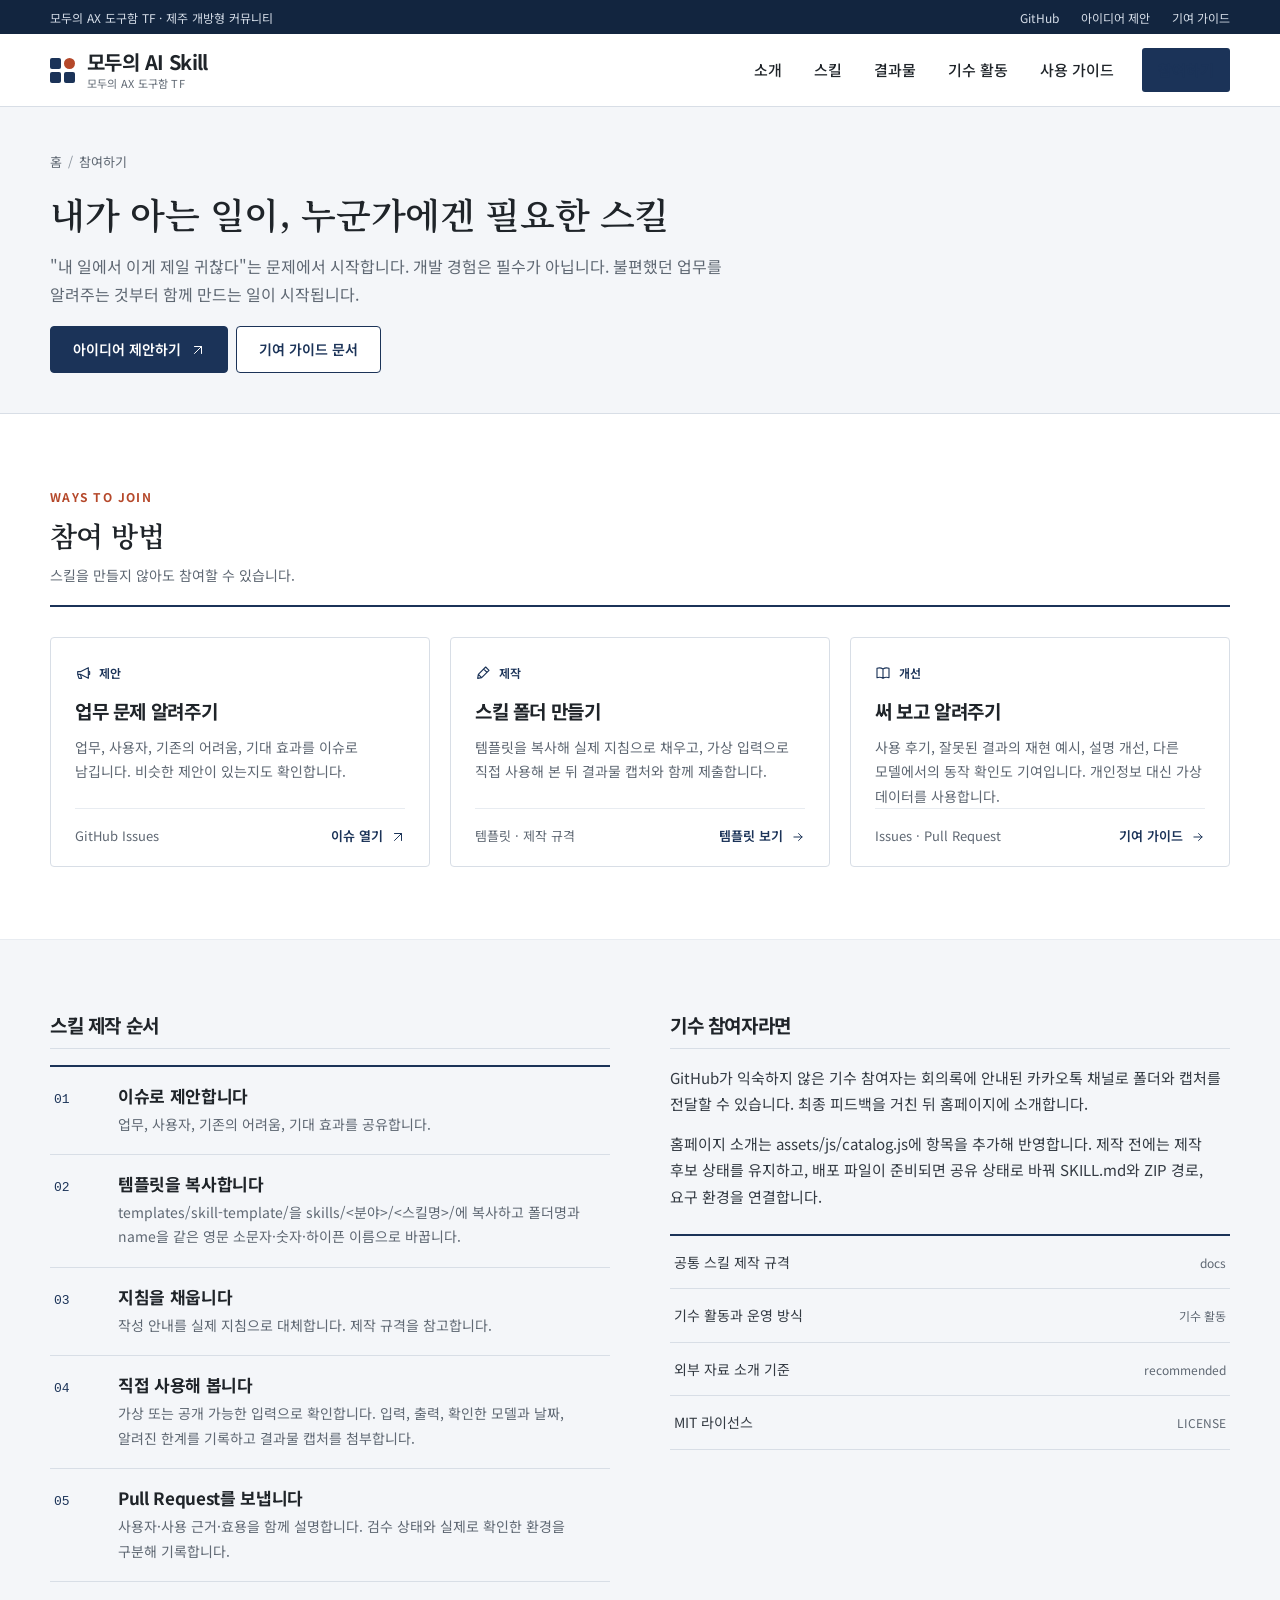
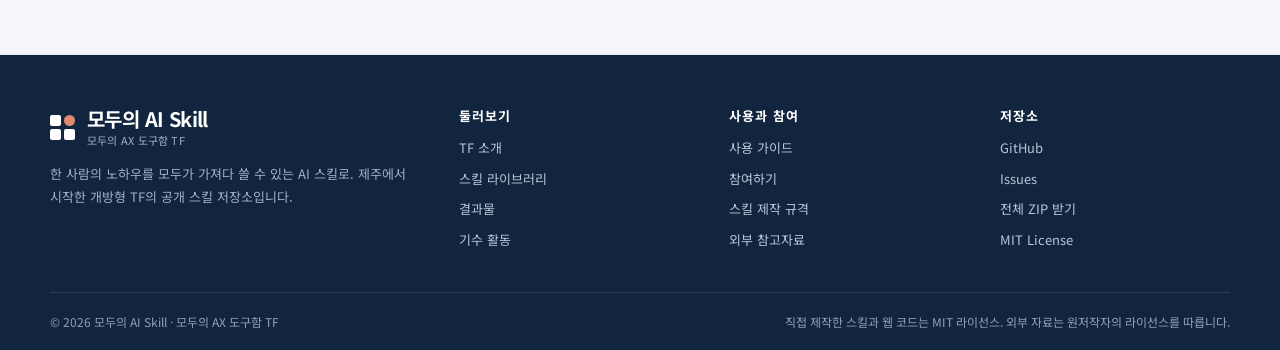
<file: join.html>
<!doctype html>
<html lang="ko">
  <head>
    <meta charset="utf-8" />
    <meta name="viewport" content="width=device-width, initial-scale=1" />
    <meta name="theme-color" content="#12253f" />
    <meta name="description" content="모두의 AX 도구함 TF 참여 방법. 스킬 제안, 제작, 사용 후기와 개선으로 참여할 수 있습니다." />
    <title>참여하기 — 모두의 AI Skill</title>
    <link rel="icon" href="assets/favicon.svg" type="image/svg+xml" />
    <link rel="preconnect" href="https://fonts.googleapis.com" />
    <link rel="preconnect" href="https://fonts.gstatic.com" crossorigin />
    <link rel="stylesheet" href="https://fonts.googleapis.com/css2?family=Noto+Sans+KR:wght@400;500;700&family=Noto+Serif+KR:wght@600&display=swap" />
    <link rel="stylesheet" href="assets/css/style.css" />
    <script src="assets/js/catalog.js" defer></script>
    <script src="assets/js/results.js" defer></script>
    <script src="assets/js/cohorts.js" defer></script>
    <script src="assets/js/site.js" defer></script>
  </head>
  <body data-page="join" data-nav="join">
    <a class="skip-link" href="#main">본문으로 건너뛰기</a>
    <div class="utility-bar">
      <div class="container utility-inner">
        <span>모두의 AX 도구함 TF · 제주 개방형 커뮤니티</span>
        <div class="utility-links">
          <a href="https://github.com/moduaiskill/modu" target="_blank" rel="noopener noreferrer">GitHub</a>
          <a href="https://github.com/moduaiskill/modu/issues/new" target="_blank" rel="noopener noreferrer">아이디어 제안</a>
          <a href="CONTRIBUTING.md">기여 가이드</a>
        </div>
      </div>
    </div>
    <header class="site-header">
      <div class="container header-inner">
        <a class="brand" href="index.html" aria-label="모두의 AI Skill 홈">
          <span class="brand-mark" aria-hidden="true"><i></i><i></i><i></i><i></i></span>
          <span class="brand-text"><b>모두의 AI Skill</b><span>모두의 AX 도구함 TF</span></span>
        </a>
        <button class="menu-toggle" type="button" aria-label="메뉴 열기" aria-expanded="false" aria-controls="navigation">
          <span></span><span></span><span></span>
        </button>
        <nav id="navigation" class="site-nav" aria-label="주 메뉴">
          <a href="about.html" data-nav="about">소개</a>
          <a href="skills.html" data-nav="skills">스킬</a>
          <a href="results.html" data-nav="results">결과물</a>
          <a href="cohorts.html" data-nav="cohorts">기수 활동</a>
          <a href="guide.html" data-nav="guide">사용 가이드</a>
          <a class="nav-cta" href="join.html" data-nav="join">참여하기</a>
        </nav>
      </div>
    </header>

    <main id="main">
      <div class="page-head">
        <div class="container">
          <nav class="breadcrumb" aria-label="현재 위치"><a href="index.html">홈</a><span aria-hidden="true">/</span><span>참여하기</span></nav>
          <h1>내가 아는 일이, 누군가에겐 필요한 스킬</h1>
          <p class="lead">"내 일에서 이게 제일 귀찮다"는 문제에서 시작합니다. 개발 경험은 필수가 아닙니다. 불편했던 업무를 알려주는 것부터 함께 만드는 일이 시작됩니다.</p>
          <div class="head-meta">
            <a class="button" href="https://github.com/moduaiskill/modu/issues/new" target="_blank" rel="noopener noreferrer">아이디어 제안하기 <svg class="icon small"><use href="#i-up-right" /></svg></a>
            <a class="button secondary" href="CONTRIBUTING.md">기여 가이드 문서</a>
          </div>
        </div>
      </div>

      <section class="section" aria-labelledby="ways-title">
        <div class="container">
          <div class="section-head">
            <div>
              <span class="overline">Ways to join</span>
              <h2 id="ways-title">참여 방법</h2>
              <p>스킬을 만들지 않아도 참여할 수 있습니다.</p>
            </div>
          </div>
          <div class="skill-grid">
            <article class="skill-card">
              <div class="card-top"><span class="card-category"><svg class="icon"><use href="#i-megaphone" /></svg>제안</span></div>
              <h3>업무 문제 알려주기</h3>
              <p class="card-description">업무, 사용자, 기존의 어려움, 기대 효과를 이슈로 남깁니다. 비슷한 제안이 있는지도 확인합니다.</p>
              <div class="card-bottom"><span>GitHub Issues</span><a class="text-link" href="https://github.com/moduaiskill/modu/issues/new" target="_blank" rel="noopener noreferrer">이슈 열기 <svg class="icon small"><use href="#i-up-right" /></svg></a></div>
            </article>
            <article class="skill-card">
              <div class="card-top"><span class="card-category"><svg class="icon"><use href="#i-pen" /></svg>제작</span></div>
              <h3>스킬 폴더 만들기</h3>
              <p class="card-description">템플릿을 복사해 실제 지침으로 채우고, 가상 입력으로 직접 사용해 본 뒤 결과물 캡처와 함께 제출합니다.</p>
              <div class="card-bottom"><span>템플릿 · 제작 규격</span><a class="text-link" href="templates/skill-template/SKILL.md">템플릿 보기 <svg class="icon small"><use href="#i-arrow" /></svg></a></div>
            </article>
            <article class="skill-card">
              <div class="card-top"><span class="card-category"><svg class="icon"><use href="#i-book" /></svg>개선</span></div>
              <h3>써 보고 알려주기</h3>
              <p class="card-description">사용 후기, 잘못된 결과의 재현 예시, 설명 개선, 다른 모델에서의 동작 확인도 기여입니다. 개인정보 대신 가상 데이터를 사용합니다.</p>
              <div class="card-bottom"><span>Issues · Pull Request</span><a class="text-link" href="CONTRIBUTING.md">기여 가이드 <svg class="icon small"><use href="#i-arrow" /></svg></a></div>
            </article>
          </div>
        </div>
      </section>

      <section class="section soft" aria-labelledby="process-title">
        <div class="container two-col">
          <div>
            <div class="sub-head"><h3 id="process-title">스킬 제작 순서</h3></div>
            <ol class="steps">
              <li><div><h3>이슈로 제안합니다</h3><p>업무, 사용자, 기존의 어려움, 기대 효과를 공유합니다.</p></div></li>
              <li><div><h3>템플릿을 복사합니다</h3><p>templates/skill-template/을 skills/&lt;분야&gt;/&lt;스킬명&gt;/에 복사하고 폴더명과 name을 같은 영문 소문자·숫자·하이픈 이름으로 바꿉니다.</p></div></li>
              <li><div><h3>지침을 채웁니다</h3><p>작성 안내를 실제 지침으로 대체합니다. 제작 규격을 참고합니다.</p></div></li>
              <li><div><h3>직접 사용해 봅니다</h3><p>가상 또는 공개 가능한 입력으로 확인합니다. 입력, 출력, 확인한 모델과 날짜, 알려진 한계를 기록하고 결과물 캡처를 첨부합니다.</p></div></li>
              <li><div><h3>Pull Request를 보냅니다</h3><p>사용자·사용 근거·효용을 함께 설명합니다. 검수 상태와 실제로 확인한 환경을 구분해 기록합니다.</p></div></li>
            </ol>
          </div>
          <div>
            <div class="sub-head"><h3>기수 참여자라면</h3></div>
            <div class="prose">
              <p>GitHub가 익숙하지 않은 기수 참여자는 회의록에 안내된 카카오톡 채널로 폴더와 캡처를 전달할 수 있습니다. 최종 피드백을 거친 뒤 홈페이지에 소개합니다.</p>
              <p>홈페이지 소개는 assets/js/catalog.js에 항목을 추가해 반영합니다. 제작 전에는 제작 후보 상태를 유지하고, 배포 파일이 준비되면 공유 상태로 바꿔 SKILL.md와 ZIP 경로, 요구 환경을 연결합니다.</p>
            </div>
            <ul class="link-list" style="margin-top: 24px">
              <li><a href="docs/skill-standard.md"><span>공통 스킬 제작 규격</span><span>docs</span></a></li>
              <li><a href="cohorts.html"><span>기수 활동과 운영 방식</span><span>기수 활동</span></a></li>
              <li><a href="recommended/README.md"><span>외부 자료 소개 기준</span><span>recommended</span></a></li>
              <li><a href="LICENSE"><span>MIT 라이선스</span><span>LICENSE</span></a></li>
            </ul>
          </div>
        </div>
      </section>
    </main>

    <footer class="site-footer">
      <div class="container">
        <div class="footer-inner">
          <div class="footer-brand">
            <a class="brand" href="index.html">
              <span class="brand-mark" aria-hidden="true"><i></i><i></i><i></i><i></i></span>
              <span class="brand-text"><b>모두의 AI Skill</b><span>모두의 AX 도구함 TF</span></span>
            </a>
            <p>한 사람의 노하우를 모두가 가져다 쓸 수 있는 AI 스킬로. 제주에서 시작한 개방형 TF의 공개 스킬 저장소입니다.</p>
          </div>
          <div>
            <h2>둘러보기</h2>
            <ul>
              <li><a href="about.html">TF 소개</a></li>
              <li><a href="skills.html">스킬 라이브러리</a></li>
              <li><a href="results.html">결과물</a></li>
              <li><a href="cohorts.html">기수 활동</a></li>
            </ul>
          </div>
          <div>
            <h2>사용과 참여</h2>
            <ul>
              <li><a href="guide.html">사용 가이드</a></li>
              <li><a href="join.html">참여하기</a></li>
              <li><a href="docs/skill-standard.md">스킬 제작 규격</a></li>
              <li><a href="recommended/README.md">외부 참고자료</a></li>
            </ul>
          </div>
          <div>
            <h2>저장소</h2>
            <ul>
              <li><a href="https://github.com/moduaiskill/modu" target="_blank" rel="noopener noreferrer">GitHub</a></li>
              <li><a href="https://github.com/moduaiskill/modu/issues" target="_blank" rel="noopener noreferrer">Issues</a></li>
              <li><a href="https://github.com/moduaiskill/modu/archive/refs/heads/main.zip">전체 ZIP 받기</a></li>
              <li><a href="LICENSE">MIT License</a></li>
            </ul>
          </div>
        </div>
        <div class="footer-bottom">
          <span>© 2026 모두의 AI Skill · 모두의 AX 도구함 TF</span>
          <span>직접 제작한 스킬과 웹 코드는 MIT 라이선스. 외부 자료는 원저작자의 라이선스를 따릅니다.</span>
        </div>
      </div>
    </footer>
    <div id="toast" class="toast" role="status" aria-live="polite"></div>
  </body>
</html>
</file>
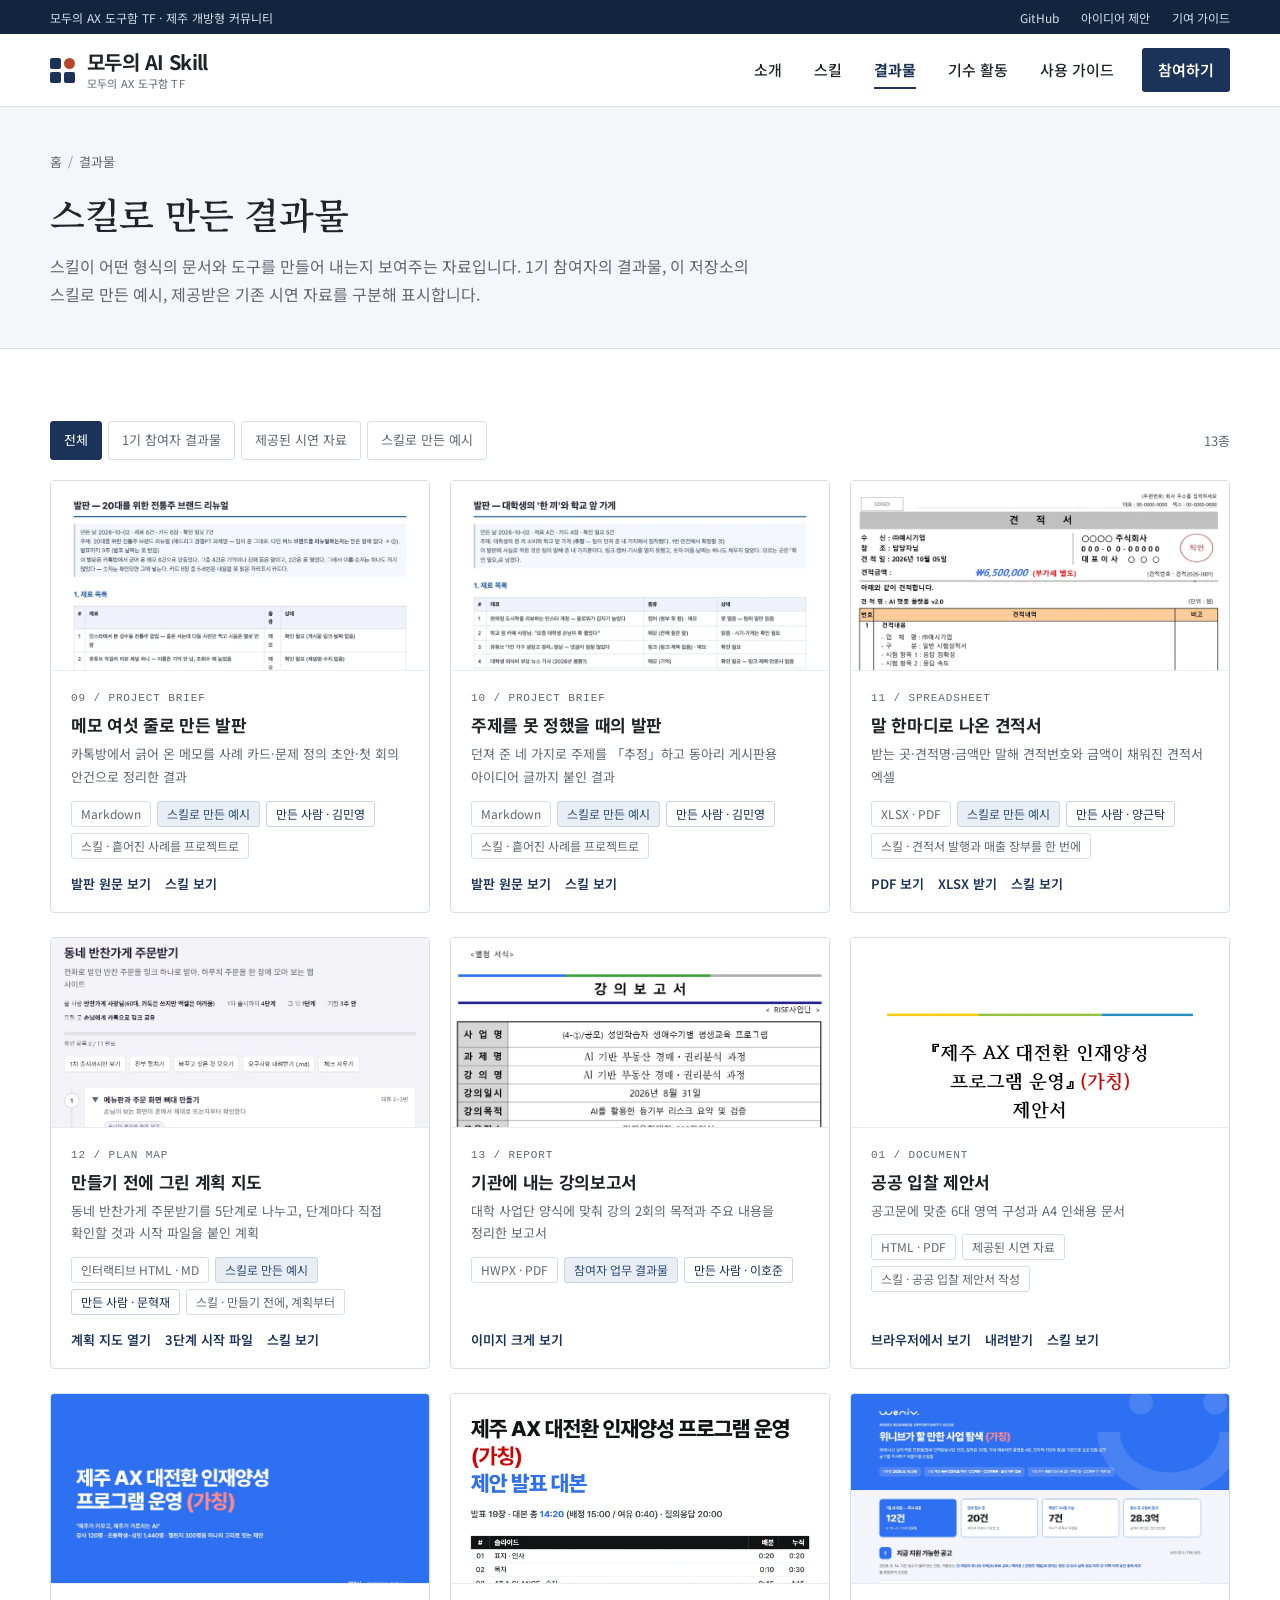
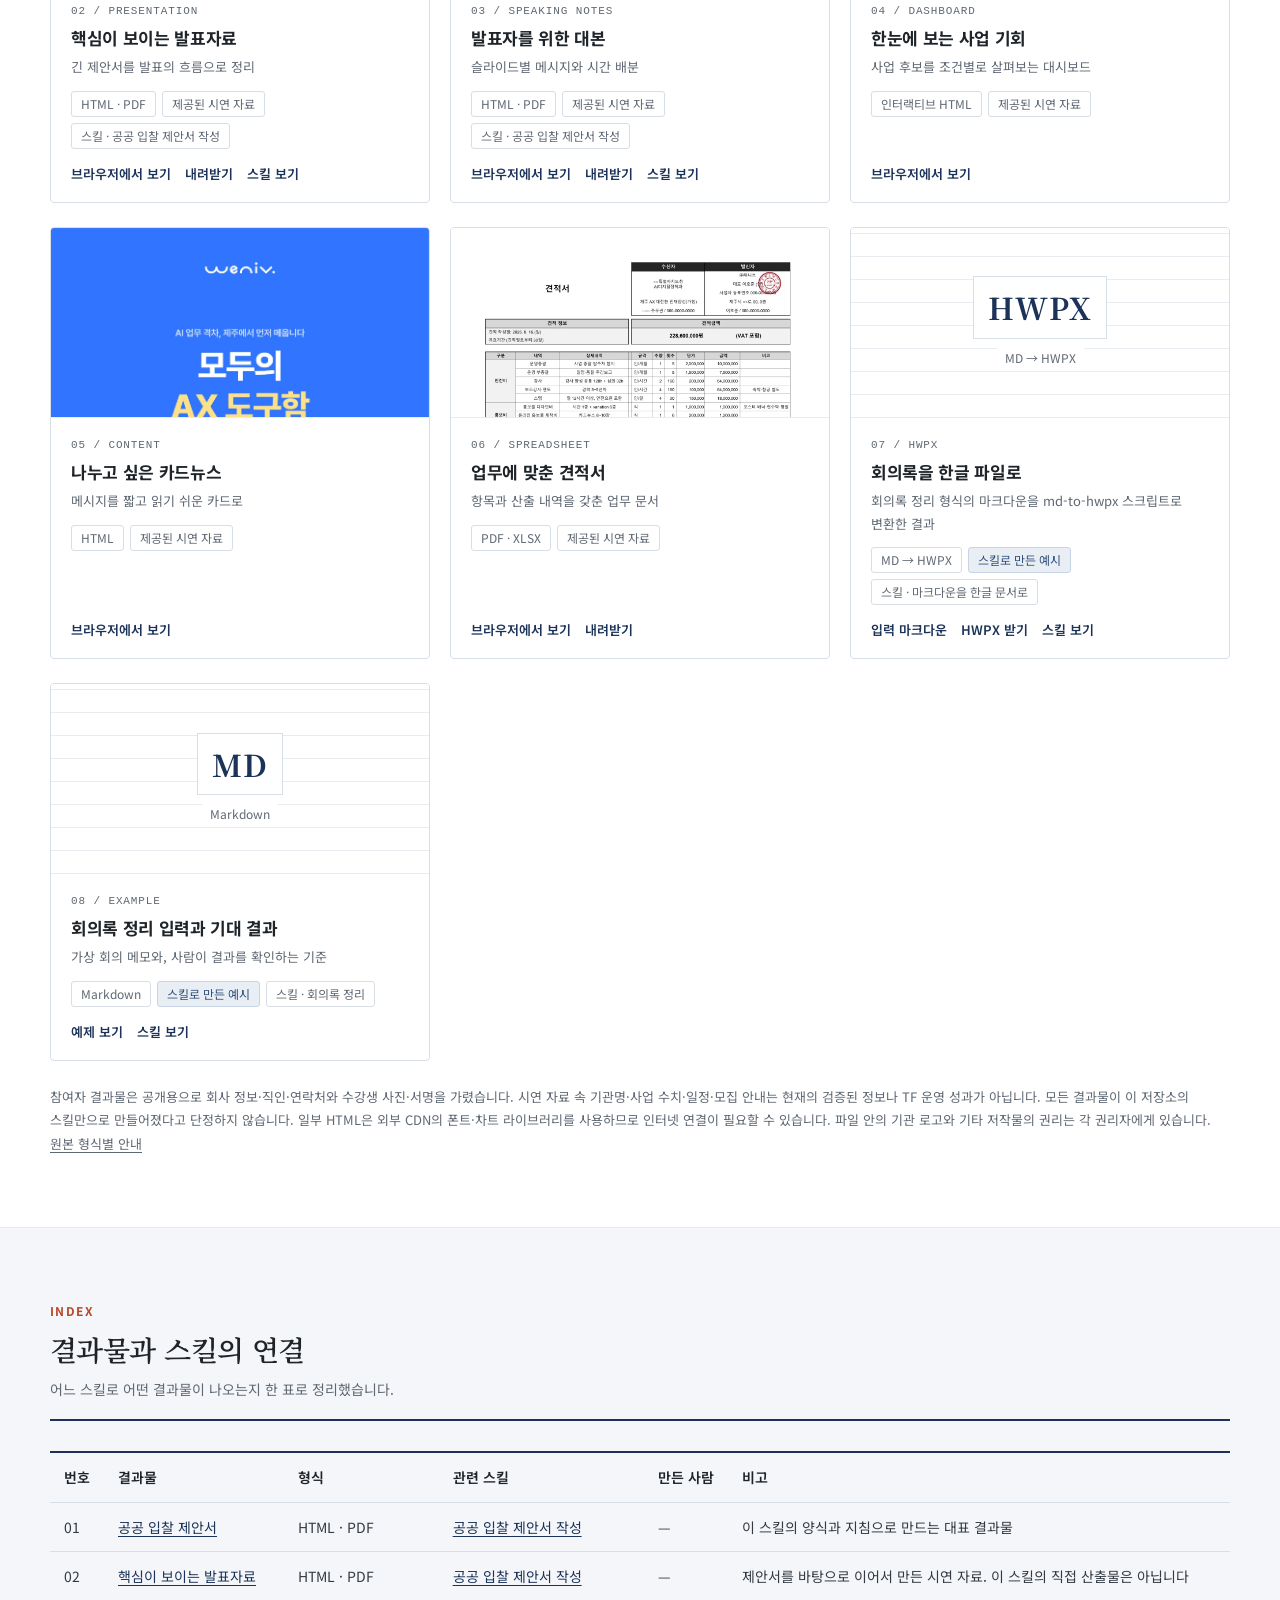
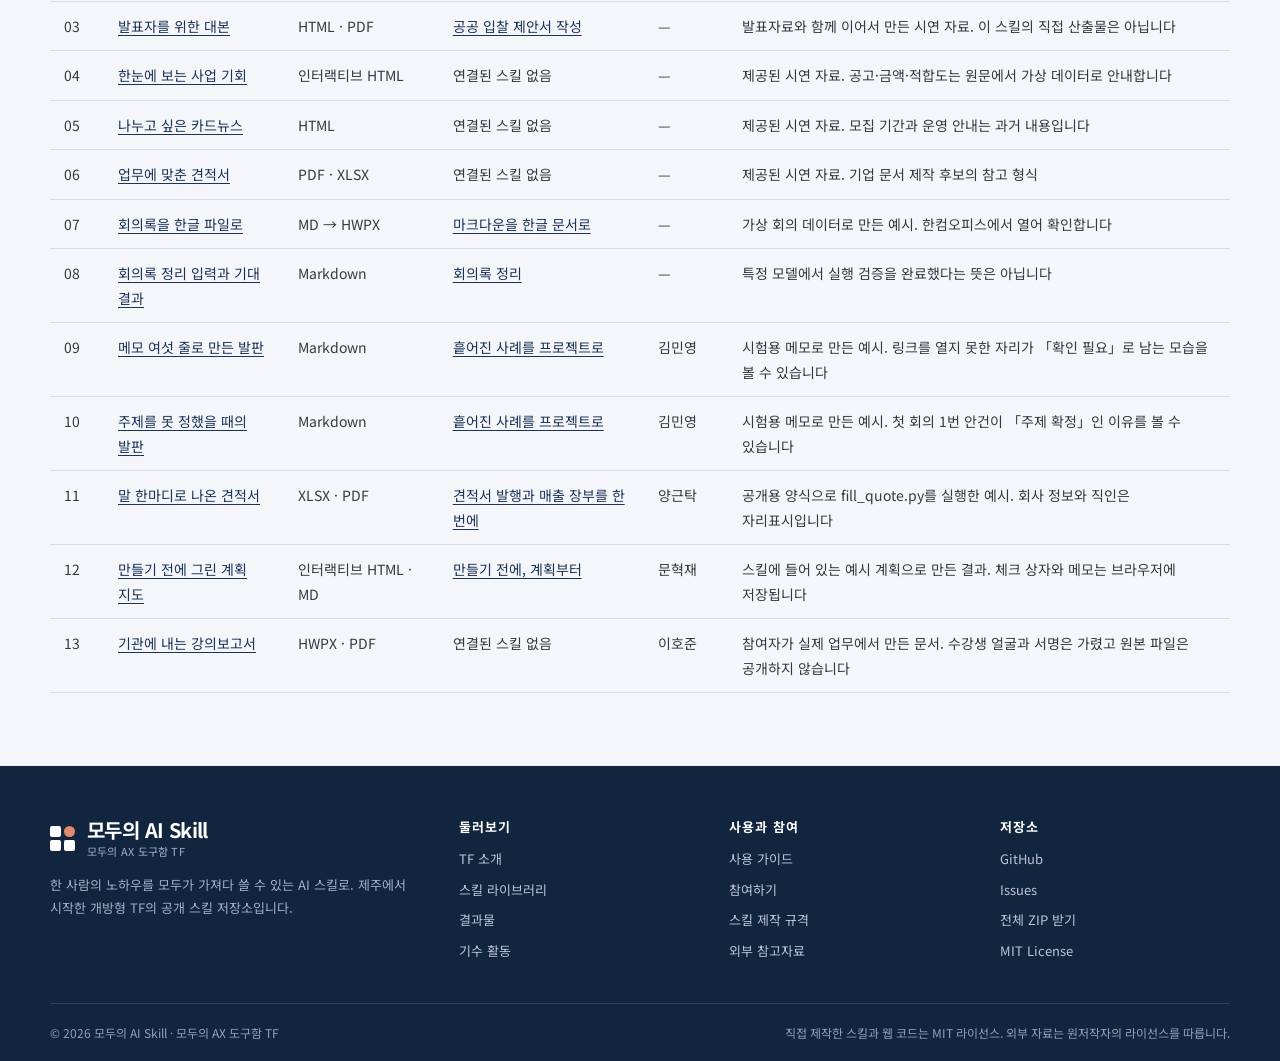
<file: results.html>
<!doctype html>
<html lang="ko">
  <head>
    <meta charset="utf-8" />
    <meta name="viewport" content="width=device-width, initial-scale=1" />
    <meta name="theme-color" content="#12253f" />
    <meta name="description" content="모두의 AI Skill 결과물. 제안서, 발표자료, 대시보드, 한글 파일 등 스킬로 만든 결과물을 살펴보고 내려받습니다." />
    <title>결과물 — 모두의 AI Skill</title>
    <link rel="icon" href="assets/favicon.svg" type="image/svg+xml" />
    <link rel="preconnect" href="https://fonts.googleapis.com" />
    <link rel="preconnect" href="https://fonts.gstatic.com" crossorigin />
    <link rel="stylesheet" href="https://fonts.googleapis.com/css2?family=Noto+Sans+KR:wght@400;500;700&family=Noto+Serif+KR:wght@600&display=swap" />
    <link rel="stylesheet" href="assets/css/style.css" />
    <script src="assets/js/catalog.js" defer></script>
    <script src="assets/js/results.js" defer></script>
    <script src="assets/js/cohorts.js" defer></script>
    <script src="assets/js/site.js" defer></script>
  </head>
  <body data-page="results" data-nav="results">
    <a class="skip-link" href="#main">본문으로 건너뛰기</a>
    <div class="utility-bar">
      <div class="container utility-inner">
        <span>모두의 AX 도구함 TF · 제주 개방형 커뮤니티</span>
        <div class="utility-links">
          <a href="https://github.com/moduaiskill/modu" target="_blank" rel="noopener noreferrer">GitHub</a>
          <a href="https://github.com/moduaiskill/modu/issues/new" target="_blank" rel="noopener noreferrer">아이디어 제안</a>
          <a href="CONTRIBUTING.md">기여 가이드</a>
        </div>
      </div>
    </div>
    <header class="site-header">
      <div class="container header-inner">
        <a class="brand" href="index.html" aria-label="모두의 AI Skill 홈">
          <span class="brand-mark" aria-hidden="true"><i></i><i></i><i></i><i></i></span>
          <span class="brand-text"><b>모두의 AI Skill</b><span>모두의 AX 도구함 TF</span></span>
        </a>
        <button class="menu-toggle" type="button" aria-label="메뉴 열기" aria-expanded="false" aria-controls="navigation">
          <span></span><span></span><span></span>
        </button>
        <nav id="navigation" class="site-nav" aria-label="주 메뉴">
          <a href="about.html" data-nav="about">소개</a>
          <a href="skills.html" data-nav="skills">스킬</a>
          <a href="results.html" data-nav="results">결과물</a>
          <a href="cohorts.html" data-nav="cohorts">기수 활동</a>
          <a href="guide.html" data-nav="guide">사용 가이드</a>
          <a class="nav-cta" href="join.html" data-nav="join">참여하기</a>
        </nav>
      </div>
    </header>

    <main id="main">
      <div class="page-head">
        <div class="container">
          <nav class="breadcrumb" aria-label="현재 위치"><a href="index.html">홈</a><span aria-hidden="true">/</span><span>결과물</span></nav>
          <h1>스킬로 만든 결과물</h1>
          <p class="lead">스킬이 어떤 형식의 문서와 도구를 만들어 내는지 보여주는 자료입니다. 1기 참여자의 결과물, 이 저장소의 스킬로 만든 예시, 제공받은 기존 시연 자료를 구분해 표시합니다.</p>
        </div>
      </div>

      <section class="section" aria-labelledby="gallery-title">
        <div class="container">
          <h2 id="gallery-title" class="visually-hidden">결과물 목록</h2>
          <div class="library-tools">
            <div class="filters" role="group" aria-label="결과물 출처 필터">
              <button class="filter active" type="button" data-origin="all" aria-pressed="true">전체</button>
              <button class="filter" type="button" data-origin="maker" aria-pressed="false">1기 참여자 결과물</button>
              <button class="filter" type="button" data-origin="provided" aria-pressed="false">제공된 시연 자료</button>
              <button class="filter" type="button" data-origin="generated" aria-pressed="false">스킬로 만든 예시</button>
            </div>
            <span class="note" id="result-total"></span>
          </div>
          <div id="result-grid" class="result-grid"></div>
          <noscript>
            <p class="note">목록 표시에는 JavaScript가 필요합니다. <a href="examples/README.md">examples 폴더 안내</a>에서 원본 파일을 확인할 수 있습니다.</p>
          </noscript>
          <p class="note" style="margin-top: 24px">
            참여자 결과물은 공개용으로 회사 정보·직인·연락처와 수강생 사진·서명을 가렸습니다.
            시연 자료 속 기관명·사업 수치·일정·모집 안내는 현재의 검증된 정보나 TF 운영 성과가 아닙니다. 모든 결과물이 이 저장소의 스킬만으로 만들어졌다고 단정하지 않습니다.
            일부 HTML은 외부 CDN의 폰트·차트 라이브러리를 사용하므로 인터넷 연결이 필요할 수 있습니다. 파일 안의 기관 로고와 기타 저작물의 권리는 각 권리자에게 있습니다.
            <a href="examples/README.md">원본 형식별 안내</a>
          </p>
        </div>
      </section>

      <section class="section soft" aria-labelledby="table-title">
        <div class="container">
          <div class="section-head">
            <div>
              <span class="overline">Index</span>
              <h2 id="table-title">결과물과 스킬의 연결</h2>
              <p>어느 스킬로 어떤 결과물이 나오는지 한 표로 정리했습니다.</p>
            </div>
          </div>
          <div class="table-scroll">
            <table class="data-table" id="result-table">
              <thead>
                <tr><th>번호</th><th>결과물</th><th>형식</th><th>관련 스킬</th><th>만든 사람</th><th>비고</th></tr>
              </thead>
              <tbody></tbody>
            </table>
          </div>
        </div>
      </section>
    </main>

    <footer class="site-footer">
      <div class="container">
        <div class="footer-inner">
          <div class="footer-brand">
            <a class="brand" href="index.html">
              <span class="brand-mark" aria-hidden="true"><i></i><i></i><i></i><i></i></span>
              <span class="brand-text"><b>모두의 AI Skill</b><span>모두의 AX 도구함 TF</span></span>
            </a>
            <p>한 사람의 노하우를 모두가 가져다 쓸 수 있는 AI 스킬로. 제주에서 시작한 개방형 TF의 공개 스킬 저장소입니다.</p>
          </div>
          <div>
            <h2>둘러보기</h2>
            <ul>
              <li><a href="about.html">TF 소개</a></li>
              <li><a href="skills.html">스킬 라이브러리</a></li>
              <li><a href="results.html">결과물</a></li>
              <li><a href="cohorts.html">기수 활동</a></li>
            </ul>
          </div>
          <div>
            <h2>사용과 참여</h2>
            <ul>
              <li><a href="guide.html">사용 가이드</a></li>
              <li><a href="join.html">참여하기</a></li>
              <li><a href="docs/skill-standard.md">스킬 제작 규격</a></li>
              <li><a href="recommended/README.md">외부 참고자료</a></li>
            </ul>
          </div>
          <div>
            <h2>저장소</h2>
            <ul>
              <li><a href="https://github.com/moduaiskill/modu" target="_blank" rel="noopener noreferrer">GitHub</a></li>
              <li><a href="https://github.com/moduaiskill/modu/issues" target="_blank" rel="noopener noreferrer">Issues</a></li>
              <li><a href="https://github.com/moduaiskill/modu/archive/refs/heads/main.zip">전체 ZIP 받기</a></li>
              <li><a href="LICENSE">MIT License</a></li>
            </ul>
          </div>
        </div>
        <div class="footer-bottom">
          <span>© 2026 모두의 AI Skill · 모두의 AX 도구함 TF</span>
          <span>직접 제작한 스킬과 웹 코드는 MIT 라이선스. 외부 자료는 원저작자의 라이선스를 따릅니다.</span>
        </div>
      </div>
    </footer>
    <div id="toast" class="toast" role="status" aria-live="polite"></div>
  </body>
</html>
</file>
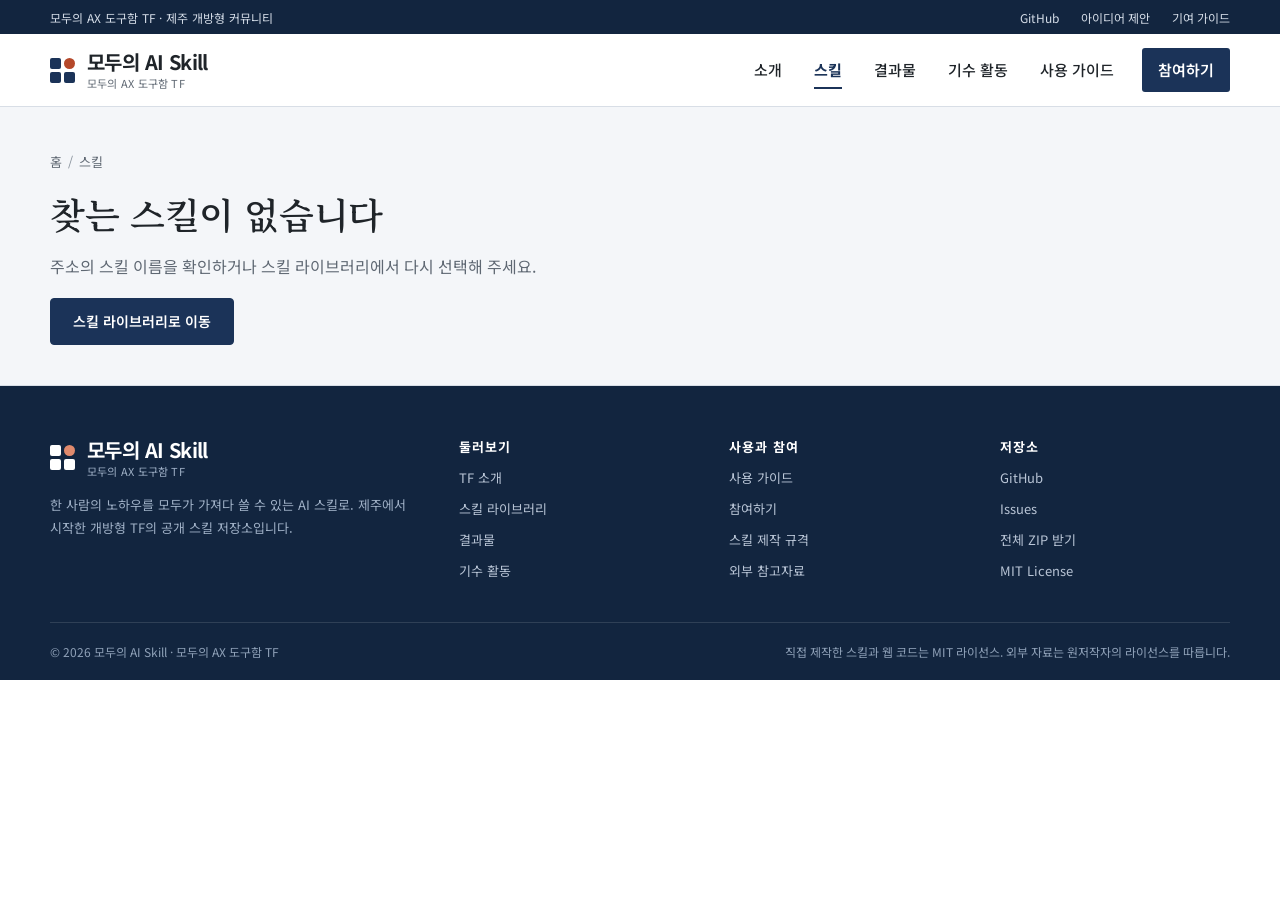
<file: skill.html>
<!doctype html>
<html lang="ko">
  <head>
    <meta charset="utf-8" />
    <meta name="viewport" content="width=device-width, initial-scale=1" />
    <meta name="theme-color" content="#12253f" />
    <meta name="description" content="모두의 AI Skill 스킬 소개. 사용자, 작업 흐름, 폴더 구성, 요구 환경과 이 스킬로 만든 결과물을 소개합니다." />
    <title>스킬 소개 — 모두의 AI Skill</title>
    <link rel="icon" href="assets/favicon.svg" type="image/svg+xml" />
    <link rel="preconnect" href="https://fonts.googleapis.com" />
    <link rel="preconnect" href="https://fonts.gstatic.com" crossorigin />
    <link rel="stylesheet" href="https://fonts.googleapis.com/css2?family=Noto+Sans+KR:wght@400;500;700&family=Noto+Serif+KR:wght@600&display=swap" />
    <link rel="stylesheet" href="assets/css/style.css" />
    <script src="assets/js/catalog.js" defer></script>
    <script src="assets/js/results.js" defer></script>
    <script src="assets/js/cohorts.js" defer></script>
    <script src="assets/js/site.js" defer></script>
  </head>
  <body data-page="skill" data-nav="skills">
    <a class="skip-link" href="#main">본문으로 건너뛰기</a>
    <div class="utility-bar">
      <div class="container utility-inner">
        <span>모두의 AX 도구함 TF · 제주 개방형 커뮤니티</span>
        <div class="utility-links">
          <a href="https://github.com/moduaiskill/modu" target="_blank" rel="noopener noreferrer">GitHub</a>
          <a href="https://github.com/moduaiskill/modu/issues/new" target="_blank" rel="noopener noreferrer">아이디어 제안</a>
          <a href="CONTRIBUTING.md">기여 가이드</a>
        </div>
      </div>
    </div>
    <header class="site-header">
      <div class="container header-inner">
        <a class="brand" href="index.html" aria-label="모두의 AI Skill 홈">
          <span class="brand-mark" aria-hidden="true"><i></i><i></i><i></i><i></i></span>
          <span class="brand-text"><b>모두의 AI Skill</b><span>모두의 AX 도구함 TF</span></span>
        </a>
        <button class="menu-toggle" type="button" aria-label="메뉴 열기" aria-expanded="false" aria-controls="navigation">
          <span></span><span></span><span></span>
        </button>
        <nav id="navigation" class="site-nav" aria-label="주 메뉴">
          <a href="about.html" data-nav="about">소개</a>
          <a href="skills.html" data-nav="skills">스킬</a>
          <a href="results.html" data-nav="results">결과물</a>
          <a href="cohorts.html" data-nav="cohorts">기수 활동</a>
          <a href="guide.html" data-nav="guide">사용 가이드</a>
          <a class="nav-cta" href="join.html" data-nav="join">참여하기</a>
        </nav>
      </div>
    </header>

    <main id="main">
      <div id="skill-detail">
        <div class="page-head">
          <div class="container">
            <nav class="breadcrumb" aria-label="현재 위치">
              <a href="index.html">홈</a><span aria-hidden="true">/</span>
              <a href="skills.html">스킬</a><span aria-hidden="true">/</span>
              <a id="crumb-category" href="skills.html">분야</a><span aria-hidden="true">/</span>
              <span id="crumb-current">스킬</span>
            </nav>
            <h1 id="skill-title">스킬 소개</h1>
            <p class="lead" id="skill-lead"></p>
            <div class="head-meta" id="skill-meta"></div>
          </div>
        </div>
        <section class="section" aria-label="스킬 상세">
          <div class="container detail-layout">
            <div id="skill-sections"></div>
            <aside id="skill-side" class="detail-side" aria-label="파일과 요약"></aside>
          </div>
        </section>
      </div>
      <div id="skill-missing" hidden>
        <div class="page-head">
          <div class="container">
            <nav class="breadcrumb" aria-label="현재 위치"><a href="index.html">홈</a><span aria-hidden="true">/</span><a href="skills.html">스킬</a></nav>
            <h1>찾는 스킬이 없습니다</h1>
            <p class="lead">주소의 스킬 이름을 확인하거나 스킬 라이브러리에서 다시 선택해 주세요.</p>
            <div class="head-meta"><a class="button" href="skills.html">스킬 라이브러리로 이동</a></div>
          </div>
        </div>
      </div>
      <noscript>
        <div class="container section">
          <p class="note">스킬 소개 표시에는 JavaScript가 필요합니다. <a href="skills/business/public-bid-proposal/SKILL.md">입찰 제안서 스킬</a>, <a href="skills/public/md-to-hwpx/SKILL.md">HWPX 변환 스킬</a>, <a href="skills/common/meeting-notes/SKILL.md">회의록 정리 예제</a>를 직접 확인할 수 있습니다.</p>
        </div>
      </noscript>
    </main>

    <footer class="site-footer">
      <div class="container">
        <div class="footer-inner">
          <div class="footer-brand">
            <a class="brand" href="index.html">
              <span class="brand-mark" aria-hidden="true"><i></i><i></i><i></i><i></i></span>
              <span class="brand-text"><b>모두의 AI Skill</b><span>모두의 AX 도구함 TF</span></span>
            </a>
            <p>한 사람의 노하우를 모두가 가져다 쓸 수 있는 AI 스킬로. 제주에서 시작한 개방형 TF의 공개 스킬 저장소입니다.</p>
          </div>
          <div>
            <h2>둘러보기</h2>
            <ul>
              <li><a href="about.html">TF 소개</a></li>
              <li><a href="skills.html">스킬 라이브러리</a></li>
              <li><a href="results.html">결과물</a></li>
              <li><a href="cohorts.html">기수 활동</a></li>
            </ul>
          </div>
          <div>
            <h2>사용과 참여</h2>
            <ul>
              <li><a href="guide.html">사용 가이드</a></li>
              <li><a href="join.html">참여하기</a></li>
              <li><a href="docs/skill-standard.md">스킬 제작 규격</a></li>
              <li><a href="recommended/README.md">외부 참고자료</a></li>
            </ul>
          </div>
          <div>
            <h2>저장소</h2>
            <ul>
              <li><a href="https://github.com/moduaiskill/modu" target="_blank" rel="noopener noreferrer">GitHub</a></li>
              <li><a href="https://github.com/moduaiskill/modu/issues" target="_blank" rel="noopener noreferrer">Issues</a></li>
              <li><a href="https://github.com/moduaiskill/modu/archive/refs/heads/main.zip">전체 ZIP 받기</a></li>
              <li><a href="LICENSE">MIT License</a></li>
            </ul>
          </div>
        </div>
        <div class="footer-bottom">
          <span>© 2026 모두의 AI Skill · 모두의 AX 도구함 TF</span>
          <span>직접 제작한 스킬과 웹 코드는 MIT 라이선스. 외부 자료는 원저작자의 라이선스를 따릅니다.</span>
        </div>
      </div>
    </footer>
    <div id="toast" class="toast" role="status" aria-live="polite"></div>
  </body>
</html>
</file>
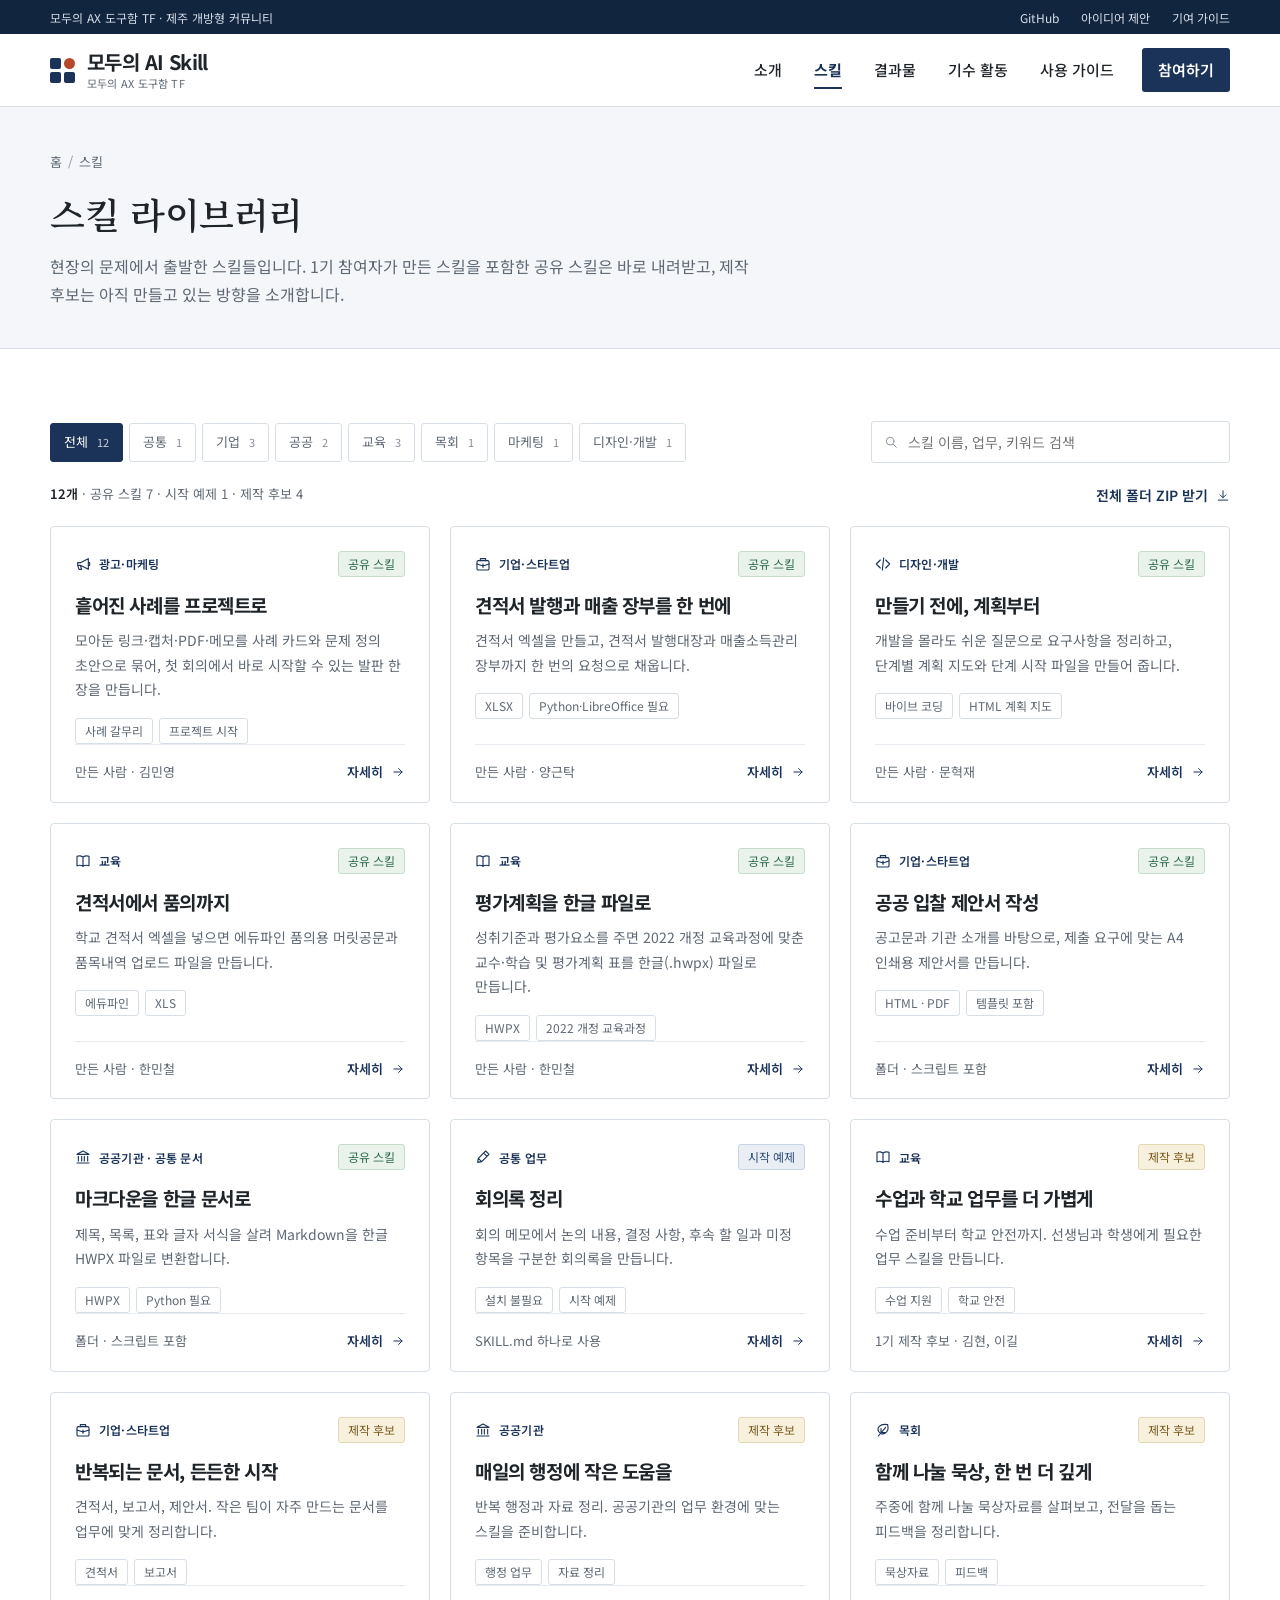
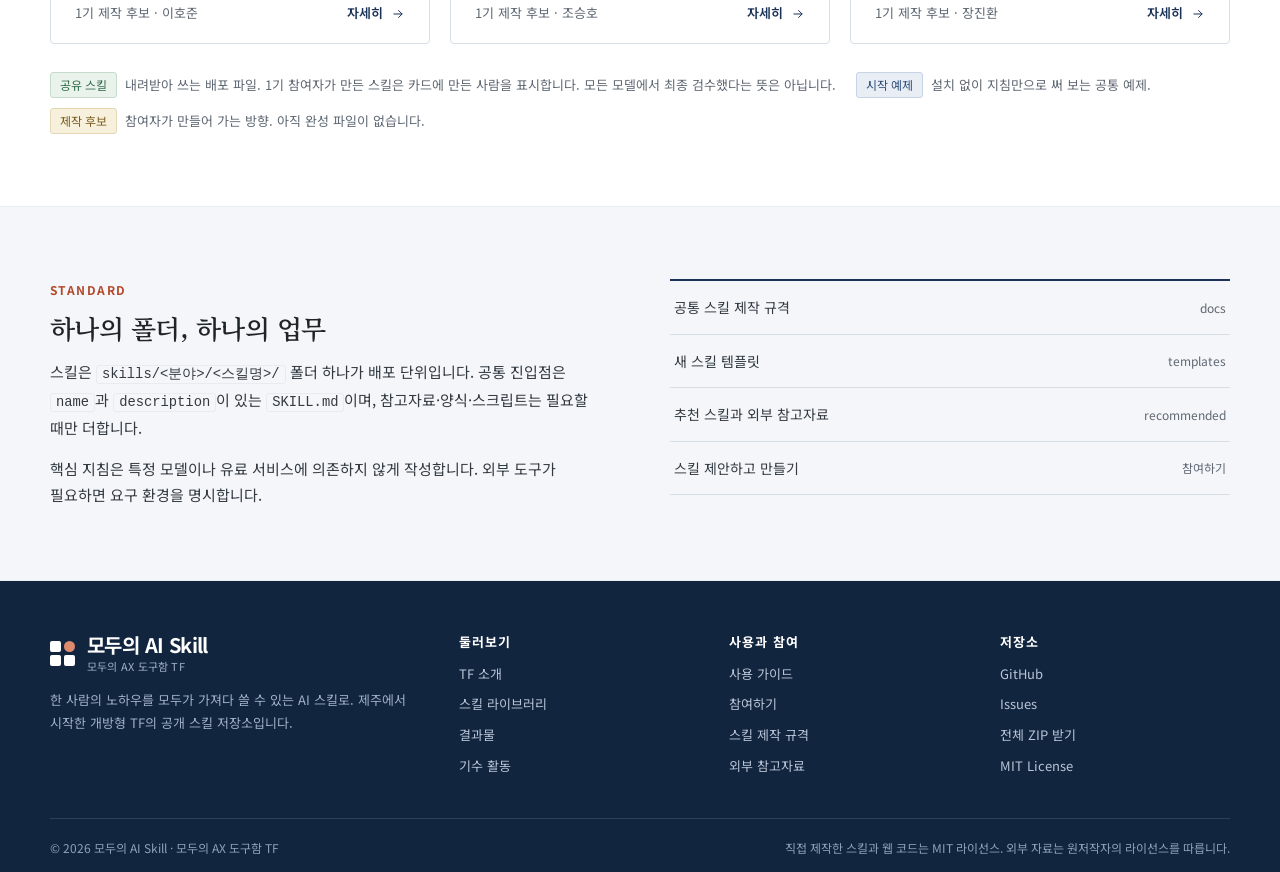
<file: skills.html>
<!doctype html>
<html lang="ko">
  <head>
    <meta charset="utf-8" />
    <meta name="viewport" content="width=device-width, initial-scale=1" />
    <meta name="theme-color" content="#12253f" />
    <meta name="description" content="모두의 AI Skill 스킬 라이브러리. 1기 참여자가 만든 스킬과 공유 스킬, 시작 예제, 제작 후보를 검색하고 내려받습니다." />
    <title>스킬 라이브러리 — 모두의 AI Skill</title>
    <link rel="icon" href="assets/favicon.svg" type="image/svg+xml" />
    <link rel="preconnect" href="https://fonts.googleapis.com" />
    <link rel="preconnect" href="https://fonts.gstatic.com" crossorigin />
    <link rel="stylesheet" href="https://fonts.googleapis.com/css2?family=Noto+Sans+KR:wght@400;500;700&family=Noto+Serif+KR:wght@600&display=swap" />
    <link rel="stylesheet" href="assets/css/style.css" />
    <script src="assets/js/catalog.js" defer></script>
    <script src="assets/js/results.js" defer></script>
    <script src="assets/js/cohorts.js" defer></script>
    <script src="assets/js/site.js" defer></script>
  </head>
  <body data-page="skills" data-nav="skills">
    <a class="skip-link" href="#main">본문으로 건너뛰기</a>
    <div class="utility-bar">
      <div class="container utility-inner">
        <span>모두의 AX 도구함 TF · 제주 개방형 커뮤니티</span>
        <div class="utility-links">
          <a href="https://github.com/moduaiskill/modu" target="_blank" rel="noopener noreferrer">GitHub</a>
          <a href="https://github.com/moduaiskill/modu/issues/new" target="_blank" rel="noopener noreferrer">아이디어 제안</a>
          <a href="CONTRIBUTING.md">기여 가이드</a>
        </div>
      </div>
    </div>
    <header class="site-header">
      <div class="container header-inner">
        <a class="brand" href="index.html" aria-label="모두의 AI Skill 홈">
          <span class="brand-mark" aria-hidden="true"><i></i><i></i><i></i><i></i></span>
          <span class="brand-text"><b>모두의 AI Skill</b><span>모두의 AX 도구함 TF</span></span>
        </a>
        <button class="menu-toggle" type="button" aria-label="메뉴 열기" aria-expanded="false" aria-controls="navigation">
          <span></span><span></span><span></span>
        </button>
        <nav id="navigation" class="site-nav" aria-label="주 메뉴">
          <a href="about.html" data-nav="about">소개</a>
          <a href="skills.html" data-nav="skills">스킬</a>
          <a href="results.html" data-nav="results">결과물</a>
          <a href="cohorts.html" data-nav="cohorts">기수 활동</a>
          <a href="guide.html" data-nav="guide">사용 가이드</a>
          <a class="nav-cta" href="join.html" data-nav="join">참여하기</a>
        </nav>
      </div>
    </header>

    <main id="main">
      <div class="page-head">
        <div class="container">
          <nav class="breadcrumb" aria-label="현재 위치"><a href="index.html">홈</a><span aria-hidden="true">/</span><span>스킬</span></nav>
          <h1>스킬 라이브러리</h1>
          <p class="lead">현장의 문제에서 출발한 스킬들입니다. 1기 참여자가 만든 스킬을 포함한 공유 스킬은 바로 내려받고, 제작 후보는 아직 만들고 있는 방향을 소개합니다.</p>
        </div>
      </div>

      <section class="section" aria-labelledby="library-title">
        <div class="container">
          <h2 id="library-title" class="visually-hidden">스킬 목록</h2>
          <div class="library-tools">
            <div id="filters" class="filters" role="group" aria-label="스킬 분야 필터"></div>
            <label class="search-box">
              <svg class="icon small"><use href="#i-search" /></svg>
              <input id="skill-search" type="search" placeholder="스킬 이름, 업무, 키워드 검색" aria-label="스킬 이름, 업무, 키워드 검색" autocomplete="off" />
            </label>
          </div>
          <p class="library-status">
            <span id="result-count" role="status" aria-live="polite"></span>
            <a class="text-link" href="https://github.com/moduaiskill/modu/archive/refs/heads/main.zip">전체 폴더 ZIP 받기 <svg class="icon small"><use href="#i-download" /></svg></a>
          </p>
          <div id="skill-grid" class="skill-grid"></div>
          <div id="empty-state" class="empty-state" hidden>
            <h3>일치하는 스킬이 없습니다.</h3>
            <p>다른 검색어를 입력하거나 전체 분야를 살펴보세요.</p>
            <button id="reset-search" class="button secondary small" type="button">전체 보기</button>
          </div>
          <noscript>
            <p class="note">목록 표시에는 JavaScript가 필요합니다. <a href="skills/marketing/README.md">광고·마케팅</a>, <a href="skills/business/README.md">기업</a>, <a href="skills/education/README.md">교육</a>, <a href="skills/design-development/README.md">디자인·개발</a>, <a href="skills/public/README.md">공공</a> 분야 안내와 <a href="skills/common/meeting-notes/SKILL.md">회의록 정리 예제</a>를 직접 확인할 수 있습니다.</p>
          </noscript>
          <div class="legend" aria-label="상태 표시 설명">
            <span><span class="tag shared">공유 스킬</span> 내려받아 쓰는 배포 파일. 1기 참여자가 만든 스킬은 카드에 만든 사람을 표시합니다. 모든 모델에서 최종 검수했다는 뜻은 아닙니다.</span>
            <span><span class="tag example">시작 예제</span> 설치 없이 지침만으로 써 보는 공통 예제.</span>
            <span><span class="tag planned">제작 후보</span> 참여자가 만들어 가는 방향. 아직 완성 파일이 없습니다.</span>
          </div>
        </div>
      </section>

      <section class="section soft" aria-labelledby="standard-title">
        <div class="container two-col">
          <div>
            <span class="overline">Standard</span>
            <h2 id="standard-title" style="font-family: var(--serif); font-weight: 600; font-size: 26px">하나의 폴더, 하나의 업무</h2>
            <div class="prose" style="margin-top: 14px">
              <p>스킬은 <code>skills/&lt;분야&gt;/&lt;스킬명&gt;/</code> 폴더 하나가 배포 단위입니다. 공통 진입점은 <code>name</code>과 <code>description</code>이 있는 <code>SKILL.md</code>이며, 참고자료·양식·스크립트는 필요할 때만 더합니다.</p>
              <p>핵심 지침은 특정 모델이나 유료 서비스에 의존하지 않게 작성합니다. 외부 도구가 필요하면 요구 환경을 명시합니다.</p>
            </div>
          </div>
          <ul class="link-list">
            <li><a href="docs/skill-standard.md"><span>공통 스킬 제작 규격</span><span>docs</span></a></li>
            <li><a href="templates/skill-template/SKILL.md"><span>새 스킬 템플릿</span><span>templates</span></a></li>
            <li><a href="recommended/README.md"><span>추천 스킬과 외부 참고자료</span><span>recommended</span></a></li>
            <li><a href="join.html"><span>스킬 제안하고 만들기</span><span>참여하기</span></a></li>
          </ul>
        </div>
      </section>
    </main>

    <footer class="site-footer">
      <div class="container">
        <div class="footer-inner">
          <div class="footer-brand">
            <a class="brand" href="index.html">
              <span class="brand-mark" aria-hidden="true"><i></i><i></i><i></i><i></i></span>
              <span class="brand-text"><b>모두의 AI Skill</b><span>모두의 AX 도구함 TF</span></span>
            </a>
            <p>한 사람의 노하우를 모두가 가져다 쓸 수 있는 AI 스킬로. 제주에서 시작한 개방형 TF의 공개 스킬 저장소입니다.</p>
          </div>
          <div>
            <h2>둘러보기</h2>
            <ul>
              <li><a href="about.html">TF 소개</a></li>
              <li><a href="skills.html">스킬 라이브러리</a></li>
              <li><a href="results.html">결과물</a></li>
              <li><a href="cohorts.html">기수 활동</a></li>
            </ul>
          </div>
          <div>
            <h2>사용과 참여</h2>
            <ul>
              <li><a href="guide.html">사용 가이드</a></li>
              <li><a href="join.html">참여하기</a></li>
              <li><a href="docs/skill-standard.md">스킬 제작 규격</a></li>
              <li><a href="recommended/README.md">외부 참고자료</a></li>
            </ul>
          </div>
          <div>
            <h2>저장소</h2>
            <ul>
              <li><a href="https://github.com/moduaiskill/modu" target="_blank" rel="noopener noreferrer">GitHub</a></li>
              <li><a href="https://github.com/moduaiskill/modu/issues" target="_blank" rel="noopener noreferrer">Issues</a></li>
              <li><a href="https://github.com/moduaiskill/modu/archive/refs/heads/main.zip">전체 ZIP 받기</a></li>
              <li><a href="LICENSE">MIT License</a></li>
            </ul>
          </div>
        </div>
        <div class="footer-bottom">
          <span>© 2026 모두의 AI Skill · 모두의 AX 도구함 TF</span>
          <span>직접 제작한 스킬과 웹 코드는 MIT 라이선스. 외부 자료는 원저작자의 라이선스를 따릅니다.</span>
        </div>
      </div>
    </footer>
    <div id="toast" class="toast" role="status" aria-live="polite"></div>
  </body>
</html>
</file>
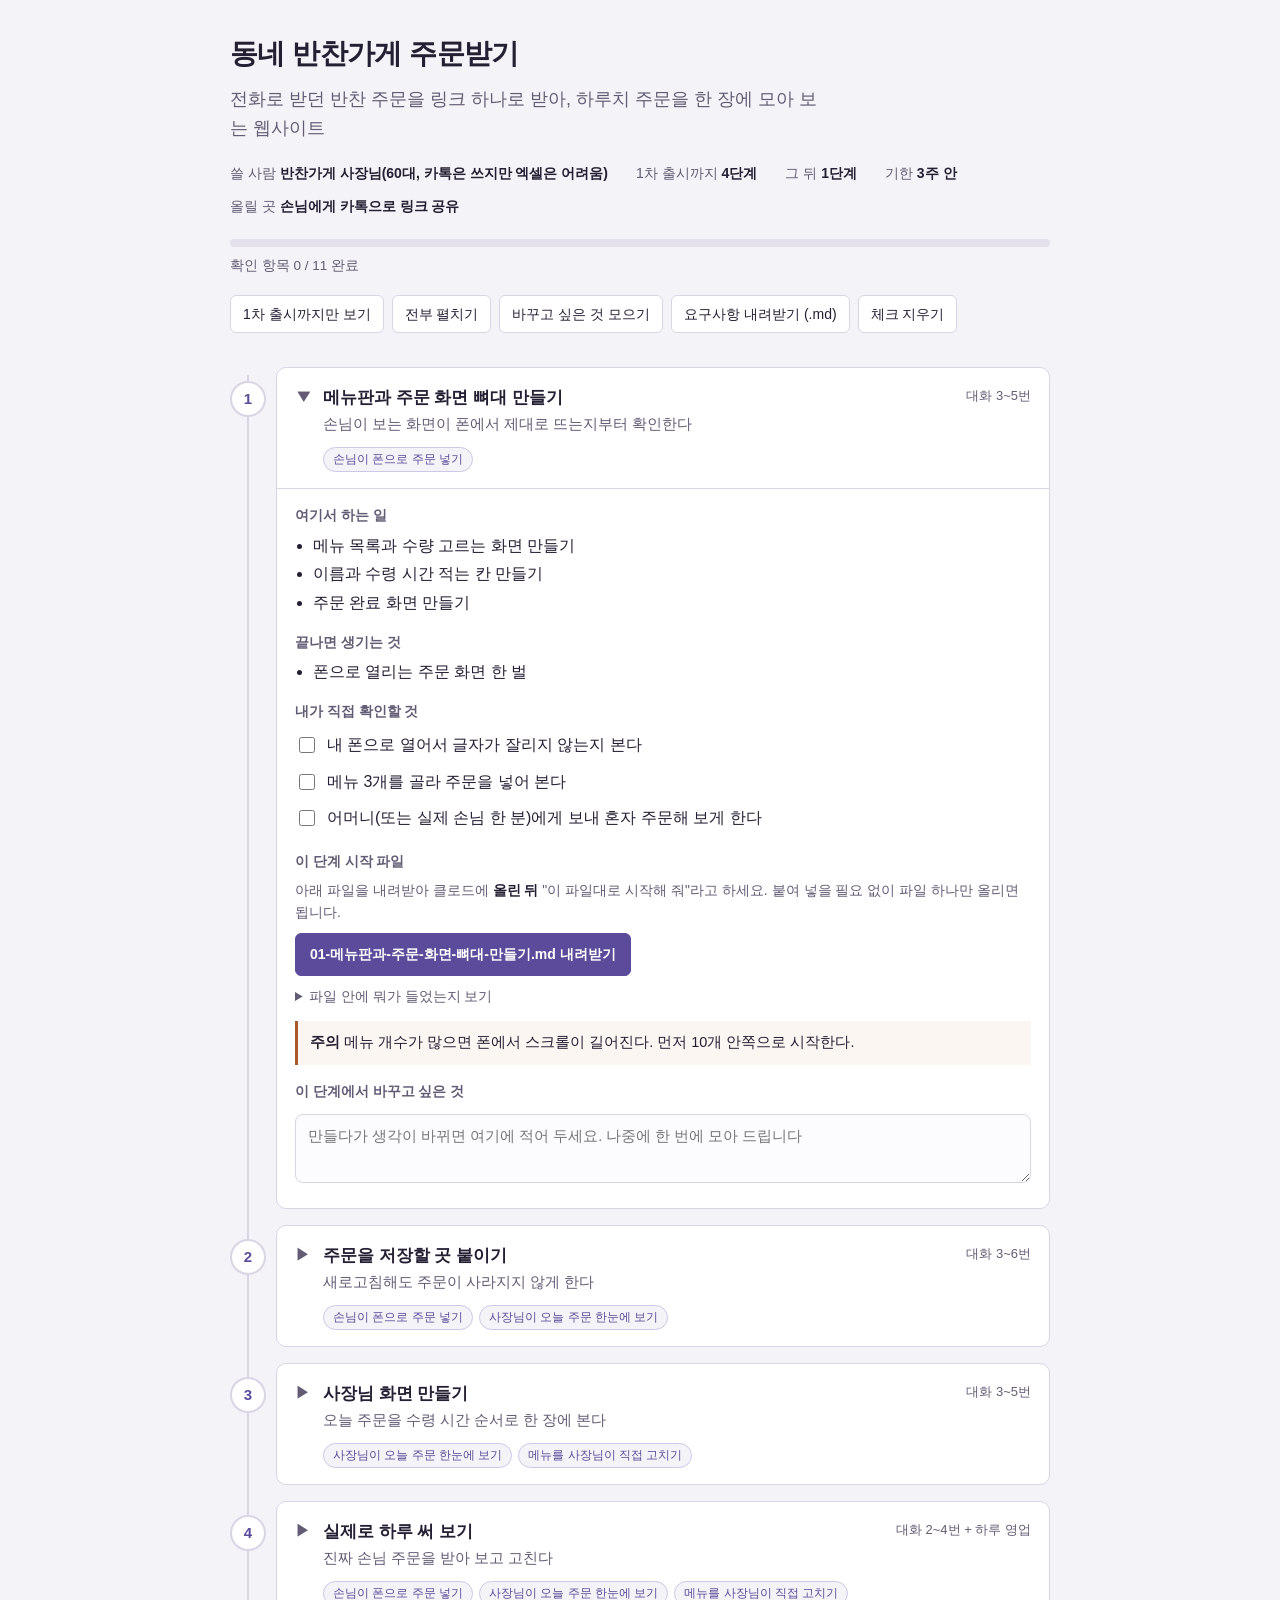
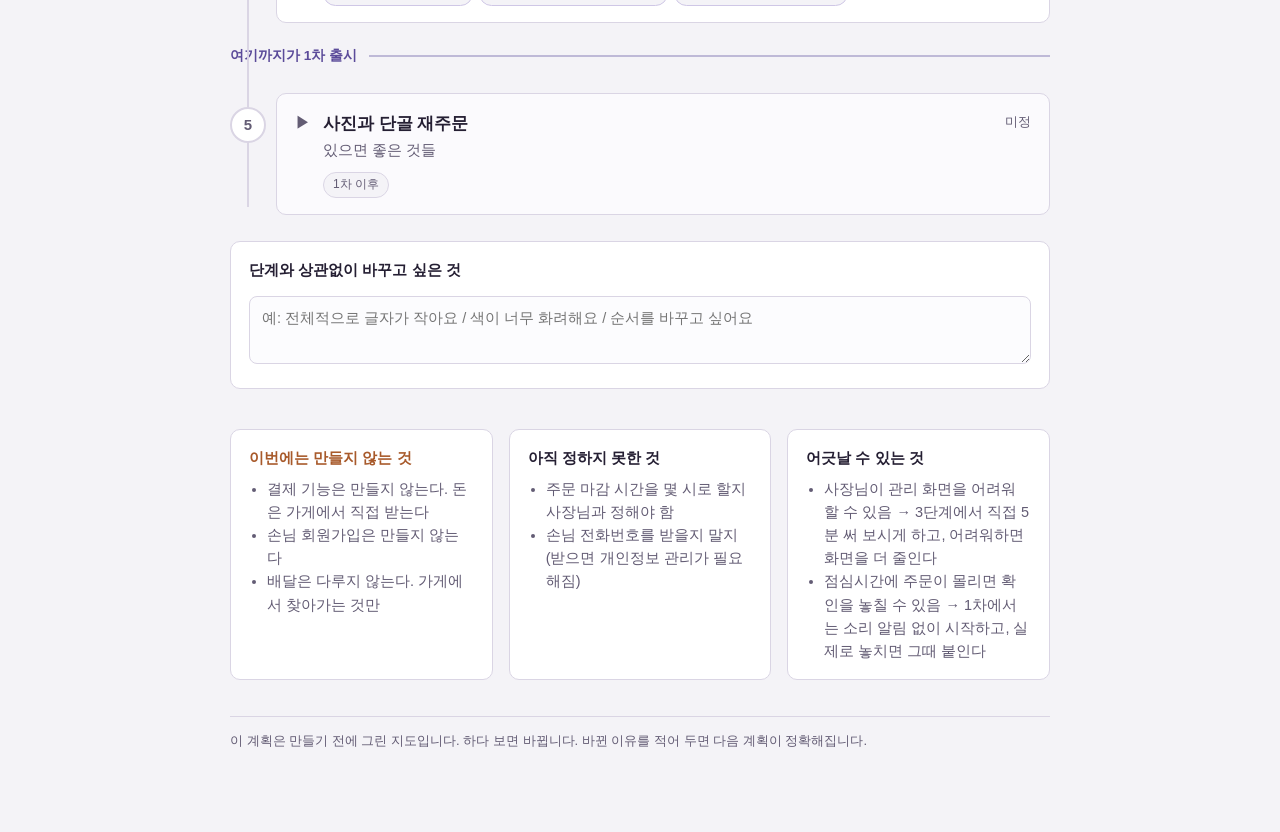
<file: examples/12_계획지도_샘플_반찬가게.html>
<!DOCTYPE html>
<html lang="ko">
<head>
<meta charset="utf-8">
<meta name="viewport" content="width=device-width, initial-scale=1">
<title>동네 반찬가게 주문받기 — 만들기 전 계획</title>
<style>
  :root{
    --paper:#F4F3F7; --card:#FFFFFF; --ink:#251F33; --ink2:#635C74;
    --rule:#DAD5E4; --plan:#5B4B9A; --ok:#2E7D62; --warn:#A85A2B;
    --sans:-apple-system,"Pretendard","Segoe UI",Roboto,"Helvetica Neue",sans-serif;
    --mono:ui-monospace,SFMono-Regular,"JetBrains Mono","D2Coding",Menlo,monospace;
  }
  *{box-sizing:border-box}
  body{
    margin:0; background:var(--paper); color:var(--ink); font-family:var(--sans);
    font-size:16px; line-height:1.6; -webkit-font-smoothing:antialiased;
  }
  .wrap{max-width:860px; margin:0 auto; padding:32px 20px 80px}
  a{color:var(--plan)}
  button{font:inherit; color:inherit; cursor:pointer}

  /* 머리말 */
  h1{margin:0; font-size:28px; letter-spacing:-.02em; font-weight:650}
  .one{margin:8px 0 0; font-size:18px; color:var(--ink2); max-width:60ch}
  .facts{margin:20px 0 0; display:flex; flex-wrap:wrap; gap:10px 28px; font-size:14px; color:var(--ink2)}
  .facts b{color:var(--ink); font-weight:600}
  .bar{margin:22px 0 0; height:8px; background:#E4E0EC; border-radius:99px; overflow:hidden}
  .bar i{display:block; height:100%; width:0; background:var(--ok); transition:width .35s}
  .barlab{margin:8px 0 0; font-size:13.5px; color:var(--ink2)}

  .toolbar{margin:18px 0 0; display:flex; flex-wrap:wrap; gap:8px}
  .toolbar button{
    background:var(--card); border:1px solid var(--rule); border-radius:6px; padding:7px 12px; font-size:14px;
  }
  .toolbar button:hover{border-color:var(--plan); color:var(--plan)}
  .toolbar button[aria-pressed="true"]{background:var(--plan); border-color:var(--plan); color:#fff}

  /* 단계 */
  .lane{margin:34px 0 0; position:relative; padding-left:46px}
  .lane::before{
    content:""; position:absolute; left:17px; top:8px; bottom:8px; width:2px;
    background:linear-gradient(var(--rule), var(--rule)); 
  }
  .stage{position:relative; margin:0 0 16px}
  .num{
    position:absolute; left:-46px; top:14px; width:36px; height:36px; border-radius:50%;
    background:var(--card); border:2px solid var(--rule); color:var(--plan);
    display:grid; place-items:center; font-weight:650; font-size:15px;
  }
  .stage.done .num{background:var(--ok); border-color:var(--ok); color:#fff}
  .card{
    background:var(--card); border:1px solid var(--rule); border-radius:10px; overflow:hidden;
  }
  .head{
    width:100%; text-align:left; background:none; border:0; padding:16px 18px;
    display:flex; align-items:flex-start; gap:12px;
  }
  .head:hover{background:#FAF9FC}
  .head h2{margin:0; font-size:17px; font-weight:650; flex:1}
  .goal{margin:4px 0 0; font-size:14.5px; color:var(--ink2); font-weight:400}
  .effort{font-size:13px; color:var(--ink2); white-space:nowrap; padding-top:2px}
  .chev{color:var(--ink2); transition:transform .2s}
  .stage[open] .chev{transform:rotate(90deg)}

  .chips{display:flex; flex-wrap:wrap; gap:6px; margin:10px 0 0}
  .chip{
    font-size:12px; border:1px solid var(--rule); border-radius:99px;
    padding:2px 9px; color:var(--ink2); background:var(--paper);
  }
  .chip.req{border-color:#CFC7E6; color:var(--plan)}

  .body{padding:0 18px 18px; border-top:1px solid var(--rule); display:none}
  .stage[open] .body{display:block}
  .body h3{
    margin:16px 0 6px; font-size:13.5px; font-weight:650; color:var(--ink2);
  }
  .body ul{margin:0; padding-left:18px}
  .body li{margin:3px 0}
  /* .body ul 이 .checks 보다 우선순위가 높아 들여쓰기가 어긋난다. 같은 무게로 맞춘다 */
  .body ul.checks{list-style:none; padding-left:0; margin:0}
  .checks li{display:flex; gap:9px; align-items:flex-start; padding:4px 0}
  .checks input{margin-top:5px; width:16px; height:16px; accent-color:var(--ok); flex:0 0 auto}
  .checks label{cursor:pointer}
  .checks input:checked + label{color:var(--ink2); text-decoration:line-through}

  .say{
    margin:8px 0 0; background:#FAF9FC; border:1px solid var(--rule); border-radius:8px;
    padding:12px 14px; font-family:var(--mono); font-size:13.5px; line-height:1.65;
    white-space:pre-wrap; word-break:break-word;
  }
  .copy{
    margin:8px 0 0; background:var(--card); border:1px solid var(--rule);
    border-radius:6px; padding:6px 11px; font-size:13.5px;
  }
  .copy:hover{border-color:var(--plan); color:var(--plan)}

  /* 단계 시작 파일 */
  .brieflab{margin:4px 0 10px; font-size:14px; color:var(--ink2)}
  .brieflab b{color:var(--ink)}
  .getbrief{
    background:var(--plan); border:1px solid var(--plan); color:#fff;
    border-radius:6px; padding:9px 14px; font-size:14px; font-weight:600;
  }
  .getbrief:hover{filter:brightness(1.08)}
  .peek{margin:10px 0 0}
  .peek summary{font-size:13.5px; color:var(--ink2); cursor:pointer}
  .peek summary:hover{color:var(--plan)}
  .peek .say{max-height:320px; overflow:auto; font-size:13px}
  .risk{
    margin:14px 0 0; padding:10px 12px; border-left:3px solid var(--warn);
    background:#FBF6F1; font-size:14.5px;
  }

  /* 개발하다가 바꾸고 싶어진 것을 적어 두는 칸 */
  .memo{
    width:100%; margin:6px 0 0; padding:10px 12px; font:inherit; font-size:14.5px;
    border:1px solid var(--rule); border-radius:8px; background:#FCFCFE; color:inherit;
    resize:vertical; min-height:64px;
  }
  .memo:focus{border-color:var(--plan); outline:none}
  .dot{
    width:7px; height:7px; border-radius:50%; background:var(--warn);
    display:inline-block; margin-left:6px; vertical-align:middle;
  }
  .stage:not(.hasmemo) .dot{display:none}

  .sheet{
    margin:26px 0 0; background:var(--card); border:1px solid var(--plan);
    border-radius:10px; padding:18px; display:none;
  }
  .sheet.on{display:block}
  .sheet h2{margin:0 0 4px; font-size:16px}
  .sheet p{margin:0 0 12px; font-size:14px; color:var(--ink2)}
  .sheet pre{
    margin:0; padding:14px; background:#FAF9FC; border:1px solid var(--rule); border-radius:8px;
    font-family:var(--mono); font-size:13px; line-height:1.6; white-space:pre-wrap;
    word-break:break-word; max-height:320px; overflow:auto;
  }
  .sheet .row{display:flex; gap:8px; flex-wrap:wrap; margin:12px 0 0}

  .revs{margin:26px 0 0; font-size:14px; color:var(--ink2)}
  .revs h2{margin:0 0 8px; font-size:15px; color:var(--ink); font-weight:650}
  .revs li{margin:4px 0}
  .ver{
    font-size:13px; border:1px solid var(--rule); border-radius:99px; padding:2px 10px;
    color:var(--plan); vertical-align:middle; margin-left:10px; font-weight:600;
  }

  .divider{
    margin:22px 0 26px -46px; display:flex; align-items:center; gap:12px;
    color:var(--plan); font-size:13.5px; font-weight:600;
  }
  .divider::after{content:""; flex:1; height:2px; background:var(--plan); opacity:.35}
  .later .card{background:#FBFAFD}
  .later .num{color:var(--ink2)}

  /* 아래 묶음 */
  .notes{margin:40px 0 0; display:grid; gap:16px; grid-template-columns:repeat(auto-fit,minmax(240px,1fr))}
  .note{background:var(--card); border:1px solid var(--rule); border-radius:10px; padding:16px 18px}
  .note h2{margin:0 0 8px; font-size:15px; font-weight:650}
  .note ul{margin:0; padding-left:18px; font-size:14.5px; color:var(--ink2)}
  .note.no h2{color:var(--warn)}
  .foot{margin:36px 0 0; font-size:13px; color:var(--ink2); border-top:1px solid var(--rule); padding-top:14px}

  @media (max-width:640px){
    .wrap{padding:22px 14px 60px}
    h1{font-size:23px}
    .lane{padding-left:34px}
    .lane::before{left:13px}
    .num{left:-34px; width:28px; height:28px; font-size:13px; top:12px}
    .divider{margin-left:-34px}
    .head{padding:14px; flex-wrap:wrap}
    .effort{order:3; width:100%; padding-top:6px}
    .body{padding:0 14px 14px}
  }
  @media print{
    .toolbar,.copy{display:none}
    .body{display:block !important}
    .card{break-inside:avoid}
  }
  @media (prefers-reduced-motion:reduce){*{transition:none !important}}
  :focus-visible{outline:2px solid var(--plan); outline-offset:2px}
</style>
</head>
<body>
<div class="wrap">
  <header>
    <h1 id="ttl"></h1>
    <p class="one" id="one"></p>
    <div class="facts" id="facts"></div>
    <div class="bar"><i id="barfill"></i></div>
    <p class="barlab" id="barlab"></p>
    <div class="toolbar">
      <button id="mvponly" aria-pressed="false">1차 출시까지만 보기</button>
      <button id="expand">전부 펼치기</button>
      <button id="collect">바꾸고 싶은 것 모으기 <span id="memocount"></span></button>
      <button id="dl-spec">요구사항 내려받기 (.md)</button>
      <button id="reset">체크 지우기</button>
    </div>
  </header>

  <section class="sheet" id="sheet" aria-live="polite">
    <h2>계획 수정 요청서</h2>
    <p>아래 내용을 복사해서 클로드에게 붙여 넣고 "이거 반영해서 계획 다시 그려 줘"라고 하시면 됩니다.</p>
    <pre id="sheettext"></pre>
    <div class="row">
      <button class="copy" id="sheet-copy">복사</button>
      <button class="copy" id="sheet-dl">파일로 내려받기 (.md)</button>
      <button class="copy" id="sheet-close">닫기</button>
    </div>
  </section>

  <div class="lane" id="lane"></div>

  <div class="note" style="margin:26px 0 0">
    <h2>단계와 상관없이 바꾸고 싶은 것 <span class="dot" id="gdot"></span></h2>
    <textarea class="memo" id="memo-all" placeholder="예: 전체적으로 글자가 작아요 / 색이 너무 화려해요 / 순서를 바꾸고 싶어요"></textarea>
  </div>

  <div class="revs" id="revs"></div>
  <div class="notes" id="notes"></div>
  <p class="foot">이 계획은 만들기 전에 그린 지도입니다. 하다 보면 바뀝니다. 바뀐 이유를 적어 두면 다음 계획이 정확해집니다.</p>
</div>

<script id="plan-data" type="application/json">{"project": {"title": "동네 반찬가게 주문받기", "slug": "banchan-order", "oneLiner": "전화로 받던 반찬 주문을 링크 하나로 받아, 하루치 주문을 한 장에 모아 보는 웹사이트", "who": "반찬가게 사장님(60대, 카톡은 쓰지만 엑셀은 어려움)", "deadline": "3주 안", "where": "손님에게 카톡으로 링크 공유", "aboutMe": "저는 개발을 해 본 적이 없습니다. 용어를 풀어서 설명해 주시고, 제가 해야 할 일은 한 번에 하나씩 알려 주세요. 화면에서 눈으로 확인할 수 있는 것부터 만들어 주세요."}, "requirements": [{"id": "R1", "title": "손님이 폰으로 주문 넣기", "done": "메뉴를 고르고 이름과 수령 시간을 적으면 주문이 접수된다", "must": true}, {"id": "R2", "title": "사장님이 오늘 주문 한눈에 보기", "done": "오늘 들어온 주문이 수령 시간 순서로 한 화면에 나온다", "must": true}, {"id": "R3", "title": "메뉴를 사장님이 직접 고치기", "done": "품절된 메뉴를 눌러서 감출 수 있다", "must": true}], "notMaking": ["결제 기능은 만들지 않는다. 돈은 가게에서 직접 받는다", "손님 회원가입은 만들지 않는다", "배달은 다루지 않는다. 가게에서 찾아가는 것만"], "stages": [{"title": "메뉴판과 주문 화면 뼈대 만들기", "goal": "손님이 보는 화면이 폰에서 제대로 뜨는지부터 확인한다", "effort": "대화 3~5번", "reqs": ["R1"], "tasks": ["메뉴 목록과 수량 고르는 화면 만들기", "이름과 수령 시간 적는 칸 만들기", "주문 완료 화면 만들기"], "outputs": ["폰으로 열리는 주문 화면 한 벌"], "check": ["내 폰으로 열어서 글자가 잘리지 않는지 본다", "메뉴 3개를 골라 주문을 넣어 본다", "어머니(또는 실제 손님 한 분)에게 보내 혼자 주문해 보게 한다"], "risk": "메뉴 개수가 많으면 폰에서 스크롤이 길어진다. 먼저 10개 안쪽으로 시작한다.", "ask": "반찬가게 주문 화면을 만들어 줘. 손님이 폰으로 열어서 메뉴를 고르고 수량을 정한 뒤, 이름과 찾아갈 시간을 적으면 주문이 끝나는 화면이야. 글자는 크게, 버튼도 크게 해 줘. 60대 손님도 헷갈리지 않게 한 화면에 하나씩만 물어봐 줘.", "briefFile": "01-메뉴판과-주문-화면-뼈대-만들기.md", "brief": "# 1단계 — 메뉴판과 주문 화면 뼈대 만들기\n\n> 이 파일을 클로드에 올린 뒤 \"이 파일대로 시작해 줘\"라고 말하세요.\n> 다른 설명을 덧붙이지 않아도 됩니다.\n\n## 무엇을 만드는 중인가\n\n- 만드는 것: 전화로 받던 반찬 주문을 링크 하나로 받아, 하루치 주문을 한 장에 모아 보는 웹사이트\n- 쓸 사람: 반찬가게 사장님(60대, 카톡은 쓰지만 엑셀은 어려움)\n- 올릴 곳: 손님에게 카톡으로 링크 공유\n\n## 지금까지 된 것\n\n아직 아무것도 만들지 않았습니다. 빈 상태에서 시작합니다.\n\n## 이번 단계에서 할 일\n\n손님이 보는 화면이 폰에서 제대로 뜨는지부터 확인한다\n\n- 메뉴 목록과 수량 고르는 화면 만들기\n- 이름과 수령 시간 적는 칸 만들기\n- 주문 완료 화면 만들기\n\n## 부탁하는 것\n\n반찬가게 주문 화면을 만들어 줘. 손님이 폰으로 열어서 메뉴를 고르고 수량을 정한 뒤, 이름과 찾아갈 시간을 적으면 주문이 끝나는 화면이야. 글자는 크게, 버튼도 크게 해 줘. 60대 손님도 헷갈리지 않게 한 화면에 하나씩만 물어봐 줘.\n\n## 끝나면 이런 것이 있어야 합니다\n\n- 폰으로 열리는 주문 화면 한 벌\n\n## 제가 직접 확인할 것\n\n이 항목들을 제가 눈으로 확인할 수 있게 만들어 주세요.\n\n- [ ] 내 폰으로 열어서 글자가 잘리지 않는지 본다\n- [ ] 메뉴 3개를 골라 주문을 넣어 본다\n- [ ] 어머니(또는 실제 손님 한 분)에게 보내 혼자 주문해 보게 한다\n\n## 지키기로 한 것\n\n이번 프로젝트에서 만들지 않기로 한 것입니다. 먼저 물어보지 않고 넣지 마세요.\n\n- 결제 기능은 만들지 않는다. 돈은 가게에서 직접 받는다\n- 손님 회원가입은 만들지 않는다\n- 배달은 다루지 않는다. 가게에서 찾아가는 것만\n\n주의: 메뉴 개수가 많으면 폰에서 스크롤이 길어진다. 먼저 10개 안쪽으로 시작한다.\n\n## 저에 대해\n\n저는 개발을 해 본 적이 없습니다. 용어를 풀어서 설명해 주시고, 제가 해야 할 일은 한 번에 하나씩 알려 주세요. 화면에서 눈으로 확인할 수 있는 것부터 만들어 주세요.\n\n## 이번 단계의 범위\n\n이 단계를 벗어나는 일은 지금 하지 않습니다. 다음은 2단계 \"주문을 저장할 곳 붙이기\" 입니다.\n\n작업 도중 계획에 없는 것이 필요해 보이면, 먼저 저에게 물어보고 진행해 주세요.\n"}, {"title": "주문을 저장할 곳 붙이기", "goal": "새로고침해도 주문이 사라지지 않게 한다", "effort": "대화 3~6번", "reqs": ["R1", "R2"], "tasks": ["주문을 저장하는 곳 연결하기", "저장된 주문을 다시 불러오기"], "outputs": ["주문이 쌓이는 저장소"], "check": ["주문을 넣고 브라우저를 껐다 켜도 남아 있는지 본다", "두 대의 폰에서 각각 주문을 넣어 둘 다 들어오는지 본다"], "risk": "여기서 가입이 필요한 서비스를 쓰게 된다. 무료 범위를 먼저 확인한다.", "ask": "지금 만든 주문 화면에서 받은 주문을 저장해서, 브라우저를 껐다 켜도 남아 있게 해 줘. 나는 개발을 몰라서 서버를 직접 관리하기 어려우니, 가입만 하면 되는 가장 간단한 방법으로 하고 그 가입 절차도 하나씩 알려 줘.", "briefFile": "02-주문을-저장할-곳-붙이기.md", "brief": "# 2단계 — 주문을 저장할 곳 붙이기\n\n> 이 파일을 클로드에 올린 뒤 \"이 파일대로 시작해 줘\"라고 말하세요.\n> 다른 설명을 덧붙이지 않아도 됩니다.\n\n## 무엇을 만드는 중인가\n\n- 만드는 것: 전화로 받던 반찬 주문을 링크 하나로 받아, 하루치 주문을 한 장에 모아 보는 웹사이트\n- 쓸 사람: 반찬가게 사장님(60대, 카톡은 쓰지만 엑셀은 어려움)\n- 올릴 곳: 손님에게 카톡으로 링크 공유\n\n## 지금까지 된 것\n\n- 1단계 메뉴판과 주문 화면 뼈대 만들기: 손님이 보는 화면이 폰에서 제대로 뜨는지부터 확인한다\n\n이 결과물 위에 이어서 만들어 주세요. 처음부터 다시 만들지 마세요.\n\n## 이번 단계에서 할 일\n\n새로고침해도 주문이 사라지지 않게 한다\n\n- 주문을 저장하는 곳 연결하기\n- 저장된 주문을 다시 불러오기\n\n## 부탁하는 것\n\n지금 만든 주문 화면에서 받은 주문을 저장해서, 브라우저를 껐다 켜도 남아 있게 해 줘. 나는 개발을 몰라서 서버를 직접 관리하기 어려우니, 가입만 하면 되는 가장 간단한 방법으로 하고 그 가입 절차도 하나씩 알려 줘.\n\n## 끝나면 이런 것이 있어야 합니다\n\n- 주문이 쌓이는 저장소\n\n## 제가 직접 확인할 것\n\n이 항목들을 제가 눈으로 확인할 수 있게 만들어 주세요.\n\n- [ ] 주문을 넣고 브라우저를 껐다 켜도 남아 있는지 본다\n- [ ] 두 대의 폰에서 각각 주문을 넣어 둘 다 들어오는지 본다\n\n## 지키기로 한 것\n\n이번 프로젝트에서 만들지 않기로 한 것입니다. 먼저 물어보지 않고 넣지 마세요.\n\n- 결제 기능은 만들지 않는다. 돈은 가게에서 직접 받는다\n- 손님 회원가입은 만들지 않는다\n- 배달은 다루지 않는다. 가게에서 찾아가는 것만\n\n주의: 여기서 가입이 필요한 서비스를 쓰게 된다. 무료 범위를 먼저 확인한다.\n\n## 저에 대해\n\n저는 개발을 해 본 적이 없습니다. 용어를 풀어서 설명해 주시고, 제가 해야 할 일은 한 번에 하나씩 알려 주세요. 화면에서 눈으로 확인할 수 있는 것부터 만들어 주세요.\n\n## 이번 단계의 범위\n\n이 단계를 벗어나는 일은 지금 하지 않습니다. 다음은 3단계 \"사장님 화면 만들기\" 입니다.\n\n작업 도중 계획에 없는 것이 필요해 보이면, 먼저 저에게 물어보고 진행해 주세요.\n"}, {"title": "사장님 화면 만들기", "goal": "오늘 주문을 수령 시간 순서로 한 장에 본다", "effort": "대화 3~5번", "reqs": ["R2", "R3"], "tasks": ["오늘 주문 목록 화면", "품절 표시 켜고 끄기", "주문 완료 표시"], "outputs": ["사장님만 여는 관리 화면"], "check": ["주문 5건을 넣고 시간 순서대로 나오는지 본다", "품절을 눌렀을 때 손님 화면에서 그 메뉴가 사라지는지 본다", "사장님께 직접 5분만 써 보시게 한다"], "ask": "사장님이 보는 화면을 만들어 줘. 오늘 들어온 주문이 찾아갈 시간 순서로 나오고, 다 준비한 주문은 눌러서 지울 수 있어야 해. 그리고 품절된 메뉴를 눌러서 손님 화면에서 안 보이게 하는 기능도 넣어 줘.", "briefFile": "03-사장님-화면-만들기.md", "brief": "# 3단계 — 사장님 화면 만들기\n\n> 이 파일을 클로드에 올린 뒤 \"이 파일대로 시작해 줘\"라고 말하세요.\n> 다른 설명을 덧붙이지 않아도 됩니다.\n\n## 무엇을 만드는 중인가\n\n- 만드는 것: 전화로 받던 반찬 주문을 링크 하나로 받아, 하루치 주문을 한 장에 모아 보는 웹사이트\n- 쓸 사람: 반찬가게 사장님(60대, 카톡은 쓰지만 엑셀은 어려움)\n- 올릴 곳: 손님에게 카톡으로 링크 공유\n\n## 지금까지 된 것\n\n- 1단계 메뉴판과 주문 화면 뼈대 만들기: 손님이 보는 화면이 폰에서 제대로 뜨는지부터 확인한다\n- 2단계 주문을 저장할 곳 붙이기: 새로고침해도 주문이 사라지지 않게 한다\n\n이 결과물 위에 이어서 만들어 주세요. 처음부터 다시 만들지 마세요.\n\n## 이번 단계에서 할 일\n\n오늘 주문을 수령 시간 순서로 한 장에 본다\n\n- 오늘 주문 목록 화면\n- 품절 표시 켜고 끄기\n- 주문 완료 표시\n\n## 부탁하는 것\n\n사장님이 보는 화면을 만들어 줘. 오늘 들어온 주문이 찾아갈 시간 순서로 나오고, 다 준비한 주문은 눌러서 지울 수 있어야 해. 그리고 품절된 메뉴를 눌러서 손님 화면에서 안 보이게 하는 기능도 넣어 줘.\n\n## 끝나면 이런 것이 있어야 합니다\n\n- 사장님만 여는 관리 화면\n\n## 제가 직접 확인할 것\n\n이 항목들을 제가 눈으로 확인할 수 있게 만들어 주세요.\n\n- [ ] 주문 5건을 넣고 시간 순서대로 나오는지 본다\n- [ ] 품절을 눌렀을 때 손님 화면에서 그 메뉴가 사라지는지 본다\n- [ ] 사장님께 직접 5분만 써 보시게 한다\n\n## 지키기로 한 것\n\n이번 프로젝트에서 만들지 않기로 한 것입니다. 먼저 물어보지 않고 넣지 마세요.\n\n- 결제 기능은 만들지 않는다. 돈은 가게에서 직접 받는다\n- 손님 회원가입은 만들지 않는다\n- 배달은 다루지 않는다. 가게에서 찾아가는 것만\n\n## 저에 대해\n\n저는 개발을 해 본 적이 없습니다. 용어를 풀어서 설명해 주시고, 제가 해야 할 일은 한 번에 하나씩 알려 주세요. 화면에서 눈으로 확인할 수 있는 것부터 만들어 주세요.\n\n## 이번 단계의 범위\n\n이 단계를 벗어나는 일은 지금 하지 않습니다. 다음은 4단계 \"실제로 하루 써 보기\" 입니다.\n\n작업 도중 계획에 없는 것이 필요해 보이면, 먼저 저에게 물어보고 진행해 주세요.\n"}, {"title": "실제로 하루 써 보기", "goal": "진짜 손님 주문을 받아 보고 고친다", "effort": "대화 2~4번 + 하루 영업", "reqs": ["R1", "R2", "R3"], "tasks": ["링크를 단골 몇 분께만 먼저 보내기", "불편했던 점 받아 적기", "가장 많이 걸린 것 한 가지만 고치기"], "outputs": ["실제 주문 기록", "고칠 것 목록"], "check": ["주문이 한 건이라도 전화 없이 끝까지 들어왔다", "사장님이 혼자 화면을 열어 확인하셨다"], "ask": "어제 하루 써 보니 이런 점이 불편했어: (여기에 적기). 이 중에서 손님이 주문을 끝내지 못하게 만드는 문제부터 먼저 고쳐 줘.", "briefFile": "04-실제로-하루-써-보기.md", "brief": "# 4단계 — 실제로 하루 써 보기\n\n> 이 파일을 클로드에 올린 뒤 \"이 파일대로 시작해 줘\"라고 말하세요.\n> 다른 설명을 덧붙이지 않아도 됩니다.\n\n## 무엇을 만드는 중인가\n\n- 만드는 것: 전화로 받던 반찬 주문을 링크 하나로 받아, 하루치 주문을 한 장에 모아 보는 웹사이트\n- 쓸 사람: 반찬가게 사장님(60대, 카톡은 쓰지만 엑셀은 어려움)\n- 올릴 곳: 손님에게 카톡으로 링크 공유\n\n## 지금까지 된 것\n\n- 1단계 메뉴판과 주문 화면 뼈대 만들기: 손님이 보는 화면이 폰에서 제대로 뜨는지부터 확인한다\n- 2단계 주문을 저장할 곳 붙이기: 새로고침해도 주문이 사라지지 않게 한다\n- 3단계 사장님 화면 만들기: 오늘 주문을 수령 시간 순서로 한 장에 본다\n\n이 결과물 위에 이어서 만들어 주세요. 처음부터 다시 만들지 마세요.\n\n## 이번 단계에서 할 일\n\n진짜 손님 주문을 받아 보고 고친다\n\n- 링크를 단골 몇 분께만 먼저 보내기\n- 불편했던 점 받아 적기\n- 가장 많이 걸린 것 한 가지만 고치기\n\n## 부탁하는 것\n\n어제 하루 써 보니 이런 점이 불편했어: (여기에 적기). 이 중에서 손님이 주문을 끝내지 못하게 만드는 문제부터 먼저 고쳐 줘.\n\n## 끝나면 이런 것이 있어야 합니다\n\n- 실제 주문 기록\n- 고칠 것 목록\n\n## 제가 직접 확인할 것\n\n이 항목들을 제가 눈으로 확인할 수 있게 만들어 주세요.\n\n- [ ] 주문이 한 건이라도 전화 없이 끝까지 들어왔다\n- [ ] 사장님이 혼자 화면을 열어 확인하셨다\n\n## 지키기로 한 것\n\n이번 프로젝트에서 만들지 않기로 한 것입니다. 먼저 물어보지 않고 넣지 마세요.\n\n- 결제 기능은 만들지 않는다. 돈은 가게에서 직접 받는다\n- 손님 회원가입은 만들지 않는다\n- 배달은 다루지 않는다. 가게에서 찾아가는 것만\n\n## 저에 대해\n\n저는 개발을 해 본 적이 없습니다. 용어를 풀어서 설명해 주시고, 제가 해야 할 일은 한 번에 하나씩 알려 주세요. 화면에서 눈으로 확인할 수 있는 것부터 만들어 주세요.\n\n## 이번 단계의 범위\n\n이 단계를 벗어나는 일은 지금 하지 않습니다. 다음은 5단계 \"사진과 단골 재주문\" 입니다.\n\n작업 도중 계획에 없는 것이 필요해 보이면, 먼저 저에게 물어보고 진행해 주세요.\n"}, {"title": "사진과 단골 재주문", "goal": "있으면 좋은 것들", "phase": "later", "effort": "미정", "tasks": ["메뉴 사진 넣기", "지난 주문 그대로 다시 주문하기"], "outputs": [], "check": ["1차 출시 뒤 실제 요청이 있었을 때만 시작한다"], "ask": "1차 출시를 하고 손님 반응을 본 뒤에 다시 이야기하자.", "briefFile": "05-사진과-단골-재주문.md", "brief": "# 5단계 — 사진과 단골 재주문\n\n> 이 파일을 클로드에 올린 뒤 \"이 파일대로 시작해 줘\"라고 말하세요.\n> 다른 설명을 덧붙이지 않아도 됩니다.\n\n## 무엇을 만드는 중인가\n\n- 만드는 것: 전화로 받던 반찬 주문을 링크 하나로 받아, 하루치 주문을 한 장에 모아 보는 웹사이트\n- 쓸 사람: 반찬가게 사장님(60대, 카톡은 쓰지만 엑셀은 어려움)\n- 올릴 곳: 손님에게 카톡으로 링크 공유\n\n## 지금까지 된 것\n\n- 1단계 메뉴판과 주문 화면 뼈대 만들기: 손님이 보는 화면이 폰에서 제대로 뜨는지부터 확인한다\n- 2단계 주문을 저장할 곳 붙이기: 새로고침해도 주문이 사라지지 않게 한다\n- 3단계 사장님 화면 만들기: 오늘 주문을 수령 시간 순서로 한 장에 본다\n- 4단계 실제로 하루 써 보기: 진짜 손님 주문을 받아 보고 고친다\n\n이 결과물 위에 이어서 만들어 주세요. 처음부터 다시 만들지 마세요.\n\n## 이번 단계에서 할 일\n\n있으면 좋은 것들\n\n- 메뉴 사진 넣기\n- 지난 주문 그대로 다시 주문하기\n\n## 부탁하는 것\n\n1차 출시를 하고 손님 반응을 본 뒤에 다시 이야기하자.\n\n## 제가 직접 확인할 것\n\n이 항목들을 제가 눈으로 확인할 수 있게 만들어 주세요.\n\n- [ ] 1차 출시 뒤 실제 요청이 있었을 때만 시작한다\n\n## 지키기로 한 것\n\n이번 프로젝트에서 만들지 않기로 한 것입니다. 먼저 물어보지 않고 넣지 마세요.\n\n- 결제 기능은 만들지 않는다. 돈은 가게에서 직접 받는다\n- 손님 회원가입은 만들지 않는다\n- 배달은 다루지 않는다. 가게에서 찾아가는 것만\n\n## 저에 대해\n\n저는 개발을 해 본 적이 없습니다. 용어를 풀어서 설명해 주시고, 제가 해야 할 일은 한 번에 하나씩 알려 주세요. 화면에서 눈으로 확인할 수 있는 것부터 만들어 주세요.\n\n## 이번 단계의 범위\n\n이 단계가 계획의 마지막입니다. 여기까지 끝나면 한 번 멈추고 실제로 써 봅니다.\n\n작업 도중 계획에 없는 것이 필요해 보이면, 먼저 저에게 물어보고 진행해 주세요.\n"}], "openQuestions": ["주문 마감 시간을 몇 시로 할지 사장님과 정해야 함", "손님 전화번호를 받을지 말지 (받으면 개인정보 관리가 필요해짐)"], "risks": [{"what": "사장님이 관리 화면을 어려워할 수 있음", "plan": "3단계에서 직접 5분 써 보시게 하고, 어려워하면 화면을 더 줄인다"}, {"what": "점심시간에 주문이 몰리면 확인을 놓칠 수 있음", "plan": "1차에서는 소리 알림 없이 시작하고, 실제로 놓치면 그때 붙인다"}]}</script>
<script id="spec-md" type="text/plain">[base64]</script>
<script>
(function(){
  const D = JSON.parse(document.getElementById('plan-data').textContent);
  const specRaw = document.getElementById('spec-md').textContent.trim();
  const SPEC = specRaw ? new TextDecoder().decode(
    Uint8Array.from(atob(specRaw), c => c.charCodeAt(0))) : '';
  const $ = id => document.getElementById(id);
  const esc = s => String(s == null ? '' : s).replace(/[&<>"]/g,
    c => ({'&':'&amp;','<':'&lt;','>':'&gt;','"':'&quot;'}[c]));

  const stages = D.stages || [];
  const reqs = D.requirements || [];
  const reqTitle = id => (reqs.find(r => r.id === id) || {}).title || id;
  const KEY = 'vibe-plan:' + (D.project && D.project.slug ? D.project.slug : 'plan');

  // 저장은 되면 좋고 안 되면 그만. 미리보기 창에서는 막혀 있을 수 있다.
  const store = {
    read(){ try { return JSON.parse(localStorage.getItem(KEY) || '{}'); } catch (e) { return {}; } },
    write(v){ try { localStorage.setItem(KEY, JSON.stringify(v)); } catch (e) {} }
  };
  let checked = store.read();

  // 바꾸고 싶은 것을 적어 두는 메모. 체크와 따로 저장한다.
  const memoStore = {
    read(){ try { return JSON.parse(localStorage.getItem(KEY + ':memo') || '{}'); } catch (e) { return {}; } },
    write(v){ try { localStorage.setItem(KEY + ':memo', JSON.stringify(v)); } catch (e) {} }
  };
  let memos = memoStore.read();

  $('ttl').textContent = (D.project && D.project.title) || '만들 것';
  if (D.version && D.version > 1) {
    const b = document.createElement('span');
    b.className = 'ver'; b.textContent = '판 ' + D.version;
    $('ttl').appendChild(b);
  }
  $('one').textContent = (D.project && D.project.oneLiner) || '';

  const mvp = stages.filter(s => s.phase !== 'later');
  const facts = [];
  if (D.project && D.project.who) facts.push(['쓸 사람', D.project.who]);
  facts.push(['1차 출시까지', mvp.length + '단계']);
  if (stages.length > mvp.length) facts.push(['그 뒤', (stages.length - mvp.length) + '단계']);
  if (D.project && D.project.deadline) facts.push(['기한', D.project.deadline]);
  if (D.project && D.project.where) facts.push(['올릴 곳', D.project.where]);
  $('facts').innerHTML = facts.map(f => '<div>' + esc(f[0]) + ' <b>' + esc(f[1]) + '</b></div>').join('');

  function checkId(si, ci){ return 's' + si + 'c' + ci; }

  function stageHTML(s, si){
    const checks = s.check || [];
    const chips = []
      .concat((s.reqs || []).map(r => '<span class="chip req">' + esc(reqTitle(r)) + '</span>'))
      .concat(s.phase === 'later' ? ['<span class="chip">1차 이후</span>'] : []);
    const list = (arr, cls) => (arr && arr.length)
      ? '<ul class="' + (cls || '') + '">' + arr.map(x => '<li>' + esc(x) + '</li>').join('') + '</ul>' : '';

    return '' +
    '<div class="stage' + (s.phase === 'later' ? ' later' : '') + '" data-i="' + si + '">' +
      '<div class="num">' + (si + 1) + '</div>' +
      '<div class="card">' +
        '<button class="head" aria-expanded="false">' +
          '<span class="chev">▶</span>' +
          '<span style="flex:1">' +
            '<h2>' + esc(s.title || '단계') + '<span class="dot" title="바꾸고 싶은 것이 적혀 있습니다"></span></h2>' +
            (s.goal ? '<span class="goal">' + esc(s.goal) + '</span>' : '') +
            (chips.length ? '<span class="chips">' + chips.join('') + '</span>' : '') +
          '</span>' +
          (s.effort ? '<span class="effort">' + esc(s.effort) + '</span>' : '') +
        '</button>' +
        '<div class="body">' +
          (s.tasks && s.tasks.length ? '<h3>여기서 하는 일</h3>' + list(s.tasks) : '') +
          (s.outputs && s.outputs.length ? '<h3>끝나면 생기는 것</h3>' + list(s.outputs) : '') +
          (checks.length ? '<h3>내가 직접 확인할 것</h3><ul class="checks">' + checks.map((c, ci) => {
            const id = checkId(si, ci);
            return '<li><input type="checkbox" id="' + id + '"' + (checked[id] ? ' checked' : '') +
                   '><label for="' + id + '">' + esc(c) + '</label></li>';
          }).join('') + '</ul>' : '') +
          (s.brief ? '<h3>이 단계 시작 파일</h3>' +
                     '<p class="brieflab">아래 파일을 내려받아 클로드에 <b>올린 뒤</b> "이 파일대로 시작해 줘"라고 하세요. ' +
                     '붙여 넣을 필요 없이 파일 하나만 올리면 됩니다.</p>' +
                     '<button class="getbrief" data-i="' + si + '">' + esc(s.briefFile || '시작 파일') + ' 내려받기</button>' +
                     '<details class="peek"><summary>파일 안에 뭐가 들었는지 보기</summary>' +
                     '<pre class="say">' + esc(s.brief) + '</pre></details>' : '') +
          (s.risk ? '<div class="risk"><b>주의</b> ' + esc(s.risk) + '</div>' : '') +
          '<h3>이 단계에서 바꾸고 싶은 것</h3>' +
          '<textarea class="memo" data-key="s' + si + '" placeholder="만들다가 생각이 바뀌면 여기에 적어 두세요. 나중에 한 번에 모아 드립니다">' +
            esc(memos['s' + si] || '') + '</textarea>' +
        '</div>' +
      '</div>' +
    '</div>';
  }

  let html = '';
  stages.forEach((s, i) => {
    if (s.phase === 'later' && (i === 0 || stages[i-1].phase !== 'later')) {
      html += '<div class="divider">여기까지가 1차 출시</div>';
    }
    html += stageHTML(s, i);
  });
  $('lane').innerHTML = html || '<p>단계가 없습니다.</p>';

  const notes = [];
  if (D.notMaking && D.notMaking.length)
    notes.push(['no', '이번에는 만들지 않는 것', D.notMaking]);
  if (D.openQuestions && D.openQuestions.length)
    notes.push(['', '아직 정하지 못한 것', D.openQuestions]);
  if (D.risks && D.risks.length)
    notes.push(['', '어긋날 수 있는 것', D.risks.map(r =>
      typeof r === 'string' ? r : (r.what + (r.plan ? ' → ' + r.plan : '')))]);
  $('notes').innerHTML = notes.map(n =>
    '<div class="note ' + n[0] + '"><h2>' + esc(n[1]) + '</h2><ul>' +
    n[2].map(x => '<li>' + esc(x) + '</li>').join('') + '</ul></div>').join('');

  // 지난 판에서 무엇이 바뀌었는지
  if (D.revisions && D.revisions.length) {
    $('revs').innerHTML = '<h2>바뀐 내역</h2>' + D.revisions.slice().reverse().map(r =>
      '<div style="margin:0 0 10px"><b>판 ' + esc(r.n) + '</b>' +
      (r.date ? ' · ' + esc(r.date) : '') + (r.why ? ' · ' + esc(r.why) : '') +
      ((r.changes && r.changes.length)
        ? '<ul>' + r.changes.map(c => '<li>' + esc(c) + '</li>').join('') + '</ul>' : '') +
      '</div>').join('');
  }

  // ── 바꾸고 싶은 것 모으기 ────────────────────────────
  const memoAll = $('memo-all');
  memoAll.value = memos.all || '';

  function refreshMemos(){
    document.querySelectorAll('.stage').forEach(el => {
      const box = el.querySelector('.memo');
      el.classList.toggle('hasmemo', !!(box && box.value.trim()));
    });
    $('gdot').style.display = (memos.all || '').trim() ? 'inline-block' : 'none';
    const n = Object.values(memos).filter(v => (v || '').trim()).length;
    $('memocount').textContent = n ? '(' + n + ')' : '';
  }

  function buildSheet(){
    const L = [];
    L.push('# 계획 수정 요청 — ' + ((D.project && D.project.title) || '만들 것'));
    L.push('');
    L.push('현재 판: ' + (D.version || 1) + ' / 적은 날: ' + new Date().toISOString().slice(0, 10));
    L.push('');
    stages.forEach((s, i) => {
      const v = (memos['s' + i] || '').trim();
      if (v) {
        L.push('## ' + (i + 1) + '단계 · ' + (s.title || ''));
        v.split('\n').forEach(line => L.push(line.trim() ? '- ' + line.trim() : ''));
        L.push('');
      }
    });
    const all = (memos.all || '').trim();
    if (all) {
      L.push('## 전체');
      all.split('\n').forEach(line => L.push(line.trim() ? '- ' + line.trim() : ''));
      L.push('');
    }
    if (L.length <= 4) L.push('(아직 적은 내용이 없습니다)');
    L.push('---');
    L.push('이 내용을 클로드에 붙여 넣고 "이거 반영해서 계획 다시 그려 줘"라고 하면 됩니다.');
    return L.join('\n');
  }

  function saveMemo(key, value){
    if (value.trim()) memos[key] = value; else delete memos[key];
    memoStore.write(memos); refreshMemos();
    if ($('sheet').classList.contains('on')) $('sheettext').textContent = buildSheet();
  }

  memoAll.addEventListener('input', e => saveMemo('all', e.target.value));
  $('lane').addEventListener('input', e => {
    if (e.target.matches('.memo')) saveMemo(e.target.dataset.key, e.target.value);
  });

  $('collect').onclick = () => {
    $('sheettext').textContent = buildSheet();
    $('sheet').classList.add('on');
    $('sheet').scrollIntoView({behavior: 'smooth', block: 'start'});
  };
  $('sheet-close').onclick = () => $('sheet').classList.remove('on');
  $('sheet-copy').onclick = e => copyText(buildSheet(), e.currentTarget);
  $('sheet-dl').onclick = () => {
    const name = ((D.project && D.project.slug) || 'plan') + '-수정요청.md';
    const a = document.createElement('a');
    a.href = URL.createObjectURL(new Blob([buildSheet()], {type: 'text/markdown;charset=utf-8'}));
    a.download = name; a.click(); setTimeout(() => URL.revokeObjectURL(a.href), 4000);
  };

  function copyText(text, btn){
    const label = btn.textContent;
    const done = () => { btn.textContent = '복사했습니다'; setTimeout(() => btn.textContent = label, 1600); };
    if (navigator.clipboard) { navigator.clipboard.writeText(text).then(done, fallback); }
    else fallback();
    function fallback(){
      const t = document.createElement('textarea');
      t.value = text; document.body.appendChild(t); t.select();
      try { document.execCommand('copy'); done(); } catch (err) { btn.textContent = '복사 실패'; }
      t.remove();
    }
  }

  function progress(){
    const boxes = [...document.querySelectorAll('.checks input')];
    const done = boxes.filter(b => b.checked).length;
    const pct = boxes.length ? done / boxes.length * 100 : 0;
    $('barfill').style.width = pct + '%';
    $('barlab').textContent = boxes.length
      ? '확인 항목 ' + done + ' / ' + boxes.length + ' 완료'
      : '확인 항목이 아직 없습니다';
    document.querySelectorAll('.stage').forEach(el => {
      const inputs = [...el.querySelectorAll('.checks input')];
      el.classList.toggle('done', inputs.length > 0 && inputs.every(b => b.checked));
    });
  }

  function saveFile(name, text, mime){
    const a = document.createElement('a');
    a.href = URL.createObjectURL(new Blob([text], {type: mime + ';charset=utf-8'}));
    a.download = name; a.click(); setTimeout(() => URL.revokeObjectURL(a.href), 4000);
  }

  $('lane').addEventListener('click', e => {
    const head = e.target.closest('.head');
    if (head) {
      const st = head.closest('.stage');
      const open = st.hasAttribute('open');
      st.toggleAttribute('open', !open);
      head.setAttribute('aria-expanded', String(!open));
      return;
    }
    const get = e.target.closest('.getbrief');
    if (get && get.dataset.i !== undefined) {
      const s = stages[+get.dataset.i];
      saveFile(s.briefFile || 'stage.md', s.brief || '', 'text/markdown');
      const was = get.textContent;
      get.textContent = '내려받았습니다';
      setTimeout(() => get.textContent = was, 1800);
    }
  });

  $('lane').addEventListener('change', e => {
    if (e.target.matches('.checks input')) {
      checked[e.target.id] = e.target.checked;
      store.write(checked); progress();
    }
  });

  $('mvponly').onclick = e => {
    const on = e.currentTarget.getAttribute('aria-pressed') !== 'true';
    e.currentTarget.setAttribute('aria-pressed', String(on));
    document.querySelectorAll('.stage.later, .divider').forEach(el => el.style.display = on ? 'none' : '');
  };
  $('expand').onclick = e => {
    const anyClosed = [...document.querySelectorAll('.stage')].some(s => !s.hasAttribute('open'));
    document.querySelectorAll('.stage').forEach(s => {
      s.toggleAttribute('open', anyClosed);
      s.querySelector('.head').setAttribute('aria-expanded', String(anyClosed));
    });
    e.currentTarget.textContent = anyClosed ? '전부 접기' : '전부 펼치기';
  };
  $('reset').onclick = () => {
    checked = {}; store.write(checked);
    document.querySelectorAll('.checks input').forEach(b => b.checked = false);
    progress();
  };
  if (SPEC) {
    $('dl-spec').onclick = () => {
      const name = ((D.project && D.project.slug) || 'project') + '-requirements.md';
      const a = document.createElement('a');
      a.href = URL.createObjectURL(new Blob([SPEC], {type: 'text/markdown;charset=utf-8'}));
      a.download = name; a.click(); setTimeout(() => URL.revokeObjectURL(a.href), 4000);
    };
  } else {
    $('dl-spec').style.display = 'none';
  }

  // 첫 단계는 펼쳐 둔다. 열자마자 무엇부터 하면 되는지 보이는 편이 낫다.
  const first = document.querySelector('.stage');
  if (first) { first.setAttribute('open', ''); first.querySelector('.head').setAttribute('aria-expanded', 'true'); }
  progress();
  refreshMemos();
})();
</script>
</body>
</html>
</file>
<file: assets/css/style.css>
@charset "UTF-8";
/* 모두의 AI Skill — 공통 스타일. 정적 다중 페이지, 외부 라이브러리 없음. */
:root {
  --navy: #1b3358;
  --navy-deep: #12253f;
  --navy-soft: #e9eef5;
  --accent: #b5482a;
  --ink: #1f2429;
  --text: #333a42;
  --muted: #5f6873;
  --faint: #8a939d;
  --line: #d8dee6;
  --line-soft: #e8ecf1;
  --bg: #ffffff;
  --bg-soft: #f4f6f9;
  --bg-warm: #f8f7f4;
  --ok: #2f6b4a;
  --ok-bg: #e9f3ec;
  --warn: #7a5c1e;
  --warn-bg: #f7f0dd;
  --serif: "Noto Serif KR", "Nanum Myeongjo", "Apple Myungjo", "Batang", serif;
  --sans:
    "Noto Sans KR", "Pretendard", "Apple SD Gothic Neo", "Malgun Gothic",
    sans-serif;
  --mono: "Consolas", "SFMono-Regular", "Menlo", "D2Coding", monospace;
  --radius: 4px;
  --header-h: 72px;
}
* {
  box-sizing: border-box;
}
html {
  scroll-behavior: smooth;
  scroll-padding-top: 96px;
}
body {
  margin: 0;
  background: var(--bg);
  color: var(--text);
  font-family: var(--sans);
  font-size: 15px;
  line-height: 1.75;
  word-break: keep-all;
  -webkit-font-smoothing: antialiased;
}
h1,
h2,
h3,
h4,
p,
ul,
ol,
dl,
dd,
figure {
  margin: 0;
}
h1,
h2,
h3,
h4 {
  color: var(--ink);
  line-height: 1.35;
  letter-spacing: -0.02em;
  font-weight: 700;
}
a {
  color: inherit;
  text-decoration: none;
}
button,
input {
  font: inherit;
  color: inherit;
}
button {
  cursor: pointer;
}
img {
  max-width: 100%;
  display: block;
}
table {
  border-collapse: collapse;
  width: 100%;
}
code {
  font-family: var(--mono);
  font-size: 0.92em;
  background: var(--bg-soft);
  border: 1px solid var(--line-soft);
  border-radius: 3px;
  padding: 1px 5px;
}
pre {
  margin: 0;
}
pre code {
  background: none;
  border: 0;
  padding: 0;
  font-size: inherit;
  color: inherit;
}
[hidden] {
  display: none !important;
}
button:focus-visible,
a:focus-visible,
input:focus-visible,
[tabindex]:focus-visible {
  outline: 3px solid #4a7bd0;
  outline-offset: 3px;
}
.container {
  width: min(1180px, calc(100% - 64px));
  margin-inline: auto;
}
.icon {
  width: 18px;
  height: 18px;
  flex-shrink: 0;
  fill: none;
  stroke: currentColor;
  stroke-width: 1.7;
  stroke-linecap: round;
  stroke-linejoin: round;
  vertical-align: middle;
}
.icon.small {
  width: 14px;
  height: 14px;
}
.svg-defs {
  position: absolute;
  width: 0;
  height: 0;
  overflow: hidden;
}
.skip-link {
  position: fixed;
  top: -60px;
  left: 16px;
  z-index: 100;
  padding: 10px 18px;
  background: var(--navy-deep);
  color: #fff;
}
.skip-link:focus {
  top: 12px;
}
.visually-hidden {
  position: absolute;
  width: 1px;
  height: 1px;
  overflow: hidden;
  clip: rect(0 0 0 0);
  white-space: nowrap;
}

/* ---------- 상단 유틸리티 바 + 헤더 ---------- */
.utility-bar {
  background: var(--navy-deep);
  color: #d5dde8;
  font-size: 12px;
}
.utility-inner {
  display: flex;
  justify-content: space-between;
  align-items: center;
  min-height: 34px;
  gap: 16px;
}
.utility-inner > span {
  letter-spacing: 0.02em;
}
.utility-links {
  display: flex;
  gap: 22px;
}
.utility-links a:hover {
  color: #fff;
  text-decoration: underline;
  text-underline-offset: 3px;
}
.site-header {
  position: sticky;
  top: 0;
  z-index: 30;
  background: rgba(255, 255, 255, 0.97);
  border-bottom: 1px solid var(--line);
  backdrop-filter: blur(8px);
}
.header-inner {
  display: flex;
  align-items: center;
  justify-content: space-between;
  min-height: var(--header-h);
  gap: 24px;
}
.brand {
  display: inline-flex;
  align-items: center;
  gap: 12px;
  white-space: nowrap;
}
.brand-mark {
  display: grid;
  grid-template-columns: repeat(2, 11px);
  grid-template-rows: repeat(2, 11px);
  gap: 3px;
}
.brand-mark i {
  background: var(--navy);
  border-radius: 2px;
}
.brand-mark i:nth-child(2) {
  background: var(--accent);
  border-radius: 50%;
}
.brand-text {
  display: flex;
  flex-direction: column;
  line-height: 1.2;
}
.brand-text b {
  font-size: 20px;
  font-weight: 700;
  letter-spacing: -0.03em;
  color: var(--ink);
}
.brand-text span {
  font-size: 11px;
  color: var(--muted);
  letter-spacing: 0.02em;
  margin-top: 3px;
}
.site-nav {
  display: flex;
  align-items: center;
  gap: 4px;
}
.site-nav a {
  position: relative;
  display: inline-flex;
  align-items: center;
  padding: 10px 14px;
  font-size: 15px;
  font-weight: 500;
  color: var(--ink);
  border-radius: 3px;
}
.site-nav a:hover {
  background: var(--bg-soft);
}
.site-nav a[aria-current="page"] {
  color: var(--navy);
  font-weight: 700;
}
.site-nav a[aria-current="page"]::after {
  content: "";
  position: absolute;
  left: 14px;
  right: 14px;
  bottom: 4px;
  height: 2px;
  background: var(--navy);
}
.site-nav .nav-cta {
  margin-left: 10px;
  background: var(--navy);
  color: #fff;
  font-weight: 600;
  padding: 9px 16px;
}
.site-nav .nav-cta:hover {
  background: var(--navy-deep);
}
.menu-toggle {
  display: none;
}

/* ---------- 버튼, 링크, 라벨 ---------- */
.button {
  display: inline-flex;
  align-items: center;
  justify-content: center;
  gap: 10px;
  min-height: 46px;
  padding: 10px 22px;
  border: 1px solid var(--navy);
  border-radius: var(--radius);
  font-size: 14px;
  font-weight: 600;
  background: var(--navy);
  color: #fff;
  transition: background 0.15s, border-color 0.15s;
}
.button:hover {
  background: var(--navy-deep);
  border-color: var(--navy-deep);
}
.button.secondary {
  background: #fff;
  color: var(--navy);
}
.button.secondary:hover {
  background: var(--navy-soft);
}
.button.ghost {
  background: transparent;
  border-color: rgba(255, 255, 255, 0.5);
  color: #fff;
}
.button.ghost:hover {
  background: rgba(255, 255, 255, 0.1);
}
.button.small {
  min-height: 38px;
  padding: 6px 14px;
  font-size: 13px;
}
.text-link {
  display: inline-flex;
  align-items: center;
  gap: 8px;
  font-size: 14px;
  font-weight: 600;
  color: var(--navy);
}
.text-link:hover {
  text-decoration: underline;
  text-underline-offset: 4px;
}
.overline {
  display: block;
  font-size: 12px;
  font-weight: 700;
  letter-spacing: 0.12em;
  text-transform: uppercase;
  color: var(--accent);
  margin-bottom: 10px;
}
.tag {
  display: inline-block;
  font-size: 12px;
  line-height: 1.5;
  padding: 3px 9px;
  border: 1px solid var(--line);
  border-radius: 3px;
  color: var(--muted);
  background: #fff;
  white-space: nowrap;
}
.tag.shared {
  color: var(--ok);
  border-color: #c5dccb;
  background: var(--ok-bg);
}
.tag.example {
  color: #2f4f7a;
  border-color: #c6d4e6;
  background: var(--navy-soft);
}
.tag.planned {
  color: var(--warn);
  border-color: #e4d7b3;
  background: var(--warn-bg);
}
.tag.done {
  color: var(--ok);
  border-color: #c5dccb;
  background: var(--ok-bg);
}
.tag.pending {
  color: var(--muted);
  background: var(--bg-soft);
}

/* ---------- 페이지 머리 ---------- */
.page-head {
  background: var(--bg-soft);
  border-bottom: 1px solid var(--line);
  padding: 44px 0 40px;
}
.breadcrumb {
  display: flex;
  flex-wrap: wrap;
  gap: 6px;
  font-size: 13px;
  color: var(--muted);
  margin-bottom: 16px;
}
.breadcrumb a:hover {
  color: var(--navy);
  text-decoration: underline;
  text-underline-offset: 3px;
}
.breadcrumb span[aria-hidden] {
  color: var(--faint);
}
.page-head h1 {
  font-family: var(--serif);
  font-weight: 600;
  font-size: 36px;
  letter-spacing: -0.01em;
}
.page-head .lead {
  margin-top: 14px;
  max-width: 720px;
  font-size: 16px;
  color: var(--muted);
}
.page-head .head-meta {
  display: flex;
  flex-wrap: wrap;
  gap: 8px;
  margin-top: 18px;
}

/* ---------- 섹션 공통 ---------- */
.section {
  padding-block: 72px;
}
.section.soft {
  background: var(--bg-soft);
  border-block: 1px solid var(--line-soft);
}
.section-head {
  display: flex;
  align-items: flex-end;
  justify-content: space-between;
  gap: 24px;
  padding-bottom: 18px;
  margin-bottom: 30px;
  border-bottom: 2px solid var(--navy);
}
.section-head h2 {
  font-family: var(--serif);
  font-weight: 600;
  font-size: 28px;
}
.section-head p {
  margin-top: 8px;
  color: var(--muted);
  font-size: 14px;
}
.section-head .text-link {
  white-space: nowrap;
  padding-bottom: 4px;
}
.sub-head {
  display: flex;
  align-items: baseline;
  justify-content: space-between;
  gap: 16px;
  margin: 40px 0 16px;
  padding-bottom: 10px;
  border-bottom: 1px solid var(--line);
}
.sub-head:first-child {
  margin-top: 0;
}
#skill-sections > section + section {
  margin-top: 48px;
}
.sub-head h3 {
  font-size: 19px;
}
.sub-head span {
  font-size: 13px;
  color: var(--muted);
}
.prose {
  max-width: 760px;
  font-size: 15px;
  color: var(--text);
}
.prose p + p {
  margin-top: 14px;
}
.prose ul,
.prose ol {
  padding-left: 22px;
  margin-top: 12px;
}
.prose li + li {
  margin-top: 6px;
}
.note {
  font-size: 13px;
  color: var(--muted);
  line-height: 1.8;
}
.note a {
  text-decoration: underline;
  text-underline-offset: 3px;
}

/* ---------- 홈 히어로 ---------- */
.hero {
  background: var(--bg-warm);
  border-bottom: 1px solid var(--line);
}
.hero-inner {
  display: grid;
  grid-template-columns: 1.3fr 0.9fr;
  gap: 60px;
  align-items: center;
  padding: 72px 0;
}
.hero h1 {
  font-family: var(--serif);
  font-weight: 600;
  font-size: clamp(34px, 3.6vw, 48px);
  line-height: 1.35;
  letter-spacing: -0.01em;
  margin-top: 6px;
}
.hero h1 em {
  font-style: normal;
  color: var(--navy);
}
.hero .lead {
  margin-top: 22px;
  max-width: 560px;
  font-size: 17px;
  color: var(--muted);
}
.hero-actions {
  display: flex;
  flex-wrap: wrap;
  gap: 10px;
  margin-top: 30px;
}
.hero-facts {
  display: flex;
  flex-wrap: wrap;
  gap: 8px 22px;
  margin-top: 26px;
  font-size: 13px;
  color: var(--muted);
}
.hero-facts span::before {
  content: "";
  display: inline-block;
  width: 6px;
  height: 6px;
  border-radius: 50%;
  background: var(--accent);
  margin-right: 8px;
  vertical-align: 2px;
}
.quick-panel {
  background: #fff;
  border: 1px solid var(--line);
  border-top: 3px solid var(--navy);
  border-radius: var(--radius);
  padding: 26px 26px 20px;
}
.quick-panel h2 {
  font-size: 15px;
  letter-spacing: 0.04em;
  color: var(--navy);
  margin-bottom: 14px;
}
.quick-links {
  list-style: none;
  padding: 0;
  display: grid;
  gap: 6px;
}
.quick-links a {
  display: flex;
  align-items: center;
  gap: 14px;
  padding: 12px 10px;
  border-radius: 3px;
  border: 1px solid transparent;
}
.quick-links a:hover {
  background: var(--bg-soft);
  border-color: var(--line-soft);
}
.quick-links .icon {
  width: 22px;
  height: 22px;
  color: var(--navy);
}
.quick-links b {
  display: block;
  font-size: 15px;
  color: var(--ink);
}
.quick-links span {
  display: block;
  font-size: 12px;
  color: var(--muted);
}
.quick-links .icon:last-child {
  margin-left: auto;
  color: var(--faint);
  width: 16px;
  height: 16px;
}
.quick-panel .note {
  margin-top: 14px;
  padding-top: 12px;
  border-top: 1px solid var(--line-soft);
  font-size: 12px;
}

/* ---------- 통계 띠 ---------- */
.stats {
  border-bottom: 1px solid var(--line);
  background: #fff;
}
.stats-inner {
  display: grid;
  grid-template-columns: repeat(4, 1fr);
}
.stats-inner > a,
.stats-inner > div {
  padding: 26px 24px;
  border-left: 1px solid var(--line-soft);
}
.stats-inner > :first-child {
  border-left: 0;
  padding-left: 0;
}
.stats-inner a:hover b {
  text-decoration: underline;
  text-underline-offset: 4px;
}
.stats-inner b {
  display: block;
  font-family: var(--serif);
  font-size: 32px;
  font-weight: 600;
  color: var(--navy);
  line-height: 1.2;
}
.stats-inner span {
  display: block;
  font-size: 13px;
  color: var(--muted);
  margin-top: 6px;
}

/* ---------- 스킬 카드 ---------- */
.skill-grid {
  display: grid;
  grid-template-columns: repeat(3, minmax(0, 1fr));
  gap: 20px;
}
.skill-card {
  display: flex;
  flex-direction: column;
  background: #fff;
  border: 1px solid var(--line);
  border-radius: var(--radius);
  padding: 24px 24px 18px;
  transition: border-color 0.15s, box-shadow 0.15s;
}
.skill-card:hover {
  border-color: var(--navy);
  box-shadow: 0 4px 16px rgba(27, 51, 88, 0.08);
}
.card-top {
  display: flex;
  justify-content: space-between;
  align-items: center;
  gap: 10px;
  margin-bottom: 14px;
}
.card-category {
  display: inline-flex;
  align-items: center;
  gap: 8px;
  font-size: 12px;
  font-weight: 600;
  color: var(--navy);
  letter-spacing: 0.02em;
}
.card-category .icon {
  width: 16px;
  height: 16px;
}
.skill-card h3 {
  font-size: 19px;
  line-height: 1.45;
}
.skill-card h3 a:hover {
  color: var(--navy);
  text-decoration: underline;
  text-underline-offset: 4px;
}
.card-description {
  margin-top: 10px;
  font-size: 14px;
  color: var(--muted);
  min-height: 48px;
}
.card-tags {
  display: flex;
  flex-wrap: wrap;
  gap: 6px;
  margin-top: 16px;
}
.card-bottom {
  display: flex;
  justify-content: space-between;
  align-items: center;
  gap: 10px;
  margin-top: auto;
  padding-top: 16px;
  border-top: 1px solid var(--line-soft);
  font-size: 13px;
  color: var(--muted);
}
.card-bottom .text-link {
  font-size: 13px;
}

/* ---------- 스킬 목록 도구 ---------- */
.library-tools {
  display: flex;
  justify-content: space-between;
  align-items: center;
  gap: 16px;
  margin-bottom: 20px;
}
.filters {
  display: flex;
  flex-wrap: wrap;
  gap: 6px;
}
.filter {
  border: 1px solid var(--line);
  background: #fff;
  color: var(--muted);
  border-radius: 3px;
  font-size: 13px;
  padding: 7px 13px;
  min-height: 38px;
  white-space: nowrap;
}
.filter:hover {
  border-color: var(--navy);
  color: var(--navy);
}
.filter.active {
  background: var(--navy);
  border-color: var(--navy);
  color: #fff;
}
.filter > span {
  font-size: 11px;
  opacity: 0.75;
  margin-left: 5px;
}
.search-box {
  display: flex;
  align-items: center;
  gap: 8px;
  border: 1px solid var(--line);
  border-radius: 3px;
  background: #fff;
  padding: 0 12px;
  min-height: 42px;
  min-width: 260px;
  color: var(--faint);
}
.search-box:focus-within {
  border-color: var(--navy);
  box-shadow: 0 0 0 3px rgba(27, 51, 88, 0.12);
}
.search-box input {
  border: 0;
  outline: 0;
  background: transparent;
  width: 100%;
  min-width: 0;
  font-size: 14px;
  color: var(--ink);
}
.library-status {
  display: flex;
  justify-content: space-between;
  gap: 16px;
  font-size: 13px;
  color: var(--muted);
  margin-bottom: 18px;
}
.library-status b {
  color: var(--ink);
  font-weight: 600;
}
.empty-state {
  text-align: center;
  padding: 60px 20px;
  border: 1px dashed var(--line);
  border-radius: var(--radius);
}
.empty-state h3 {
  font-size: 18px;
}
.empty-state p {
  font-size: 14px;
  color: var(--muted);
  margin: 8px 0 18px;
}
.legend {
  display: flex;
  flex-wrap: wrap;
  gap: 10px 20px;
  margin-top: 28px;
  font-size: 13px;
  color: var(--muted);
}
.legend span {
  display: inline-flex;
  align-items: center;
  gap: 8px;
}

/* ---------- 결과물 카드 ---------- */
.result-grid {
  display: grid;
  grid-template-columns: repeat(3, minmax(0, 1fr));
  gap: 24px 20px;
}
.result-card {
  display: flex;
  flex-direction: column;
  background: #fff;
  border: 1px solid var(--line);
  border-radius: var(--radius);
  overflow: hidden;
  transition: border-color 0.15s, box-shadow 0.15s;
}
.result-card:hover {
  border-color: var(--navy);
  box-shadow: 0 4px 16px rgba(27, 51, 88, 0.08);
}
.result-preview {
  position: relative;
  height: 190px;
  overflow: hidden;
  background: var(--bg-soft);
  border-bottom: 1px solid var(--line-soft);
}
.result-preview img {
  width: 100%;
  height: 100%;
  object-fit: cover;
  object-position: top;
}
.result-preview .doc-tile {
  height: 100%;
  display: flex;
  flex-direction: column;
  justify-content: center;
  align-items: center;
  gap: 8px;
  color: var(--navy);
  background: repeating-linear-gradient(
    0deg,
    #fff 0 22px,
    var(--line-soft) 22px 23px
  );
}
.doc-tile b {
  font-family: var(--serif);
  font-size: 30px;
  letter-spacing: 0.04em;
  background: #fff;
  padding: 4px 14px;
  border: 1px solid var(--line);
}
.doc-tile span {
  font-size: 12px;
  color: var(--muted);
  background: #fff;
  padding: 0 8px;
}
.result-body {
  padding: 18px 20px 16px;
  display: flex;
  flex-direction: column;
  flex: 1;
}
.result-kind {
  font-family: var(--mono);
  font-size: 11px;
  letter-spacing: 0.08em;
  color: var(--muted);
}
.result-card h3 {
  font-size: 17px;
  margin-top: 6px;
}
.result-card p {
  font-size: 13px;
  color: var(--muted);
  margin-top: 6px;
}
.result-meta {
  display: flex;
  flex-wrap: wrap;
  gap: 6px;
  margin-top: 12px;
}
.result-links {
  display: flex;
  flex-wrap: wrap;
  gap: 14px;
  margin-top: auto;
  padding-top: 14px;
  font-size: 13px;
}
.result-links a {
  color: var(--navy);
  font-weight: 600;
}
.result-links a:hover {
  text-decoration: underline;
  text-underline-offset: 3px;
}

/* ---------- 홈 스킬 찾기 ---------- */
.skill-finder {
  display: flex;
  flex-direction: column;
  gap: 12px;
  margin-bottom: 18px;
}
.search-box.large {
  min-height: 54px;
  padding: 0 18px;
  gap: 10px;
  border-color: var(--navy);
}
.search-box.large input {
  font-size: 16px;
}
.search-box.large .icon {
  color: var(--navy);
}
.search-suggest {
  display: flex;
  flex-wrap: wrap;
  align-items: center;
  gap: 8px;
  font-size: 13px;
  color: var(--muted);
}
.search-suggest > span {
  font-size: 12px;
  letter-spacing: 0.02em;
  color: var(--faint);
}
.search-suggest button {
  border: 1px solid var(--line);
  background: #fff;
  color: var(--text);
  border-radius: 999px;
  font-size: 13px;
  padding: 5px 14px;
}
.search-suggest button:hover {
  border-color: var(--navy);
  color: var(--navy);
}

/* ---------- 결과물 쇼케이스 (페이지 안에서 바로 보기) ---------- */
.showcase {
  display: grid;
  grid-template-columns: 268px minmax(0, 1fr);
  gap: 20px;
  align-items: start;
}
.showcase-list {
  display: flex;
  flex-direction: column;
  gap: 6px;
}
.showcase-item {
  display: grid;
  grid-template-columns: 34px minmax(0, 1fr);
  grid-template-rows: auto auto;
  align-items: center;
  gap: 0 10px;
  text-align: left;
  background: #fff;
  border: 1px solid var(--line);
  border-radius: var(--radius);
  padding: 11px 14px;
}
.showcase-item:hover {
  border-color: var(--navy);
}
.showcase-item.active {
  background: var(--navy);
  border-color: var(--navy);
  color: #fff;
}
.showcase-num {
  grid-row: 1 / span 2;
  font-family: var(--mono);
  font-size: 15px;
  color: var(--faint);
  text-align: center;
}
.showcase-item.active .showcase-num {
  color: rgba(255, 255, 255, 0.72);
}
.showcase-name {
  font-size: 14px;
  font-weight: 600;
  color: var(--ink);
  line-height: 1.5;
}
.showcase-item.active .showcase-name {
  color: #fff;
}
.showcase-kind {
  font-family: var(--mono);
  font-size: 10px;
  letter-spacing: 0.08em;
  color: var(--muted);
}
.showcase-item.active .showcase-kind {
  color: rgba(255, 255, 255, 0.72);
}
.showcase-stage {
  background: #fff;
  border: 1px solid var(--line);
  border-radius: var(--radius);
  overflow: hidden;
}
.showcase-frame {
  max-height: 640px;
  background: var(--bg-soft);
  border-bottom: 1px solid var(--line-soft);
  overflow: auto;
  overscroll-behavior: contain;
}
/* 이미지는 실제 비율 그대로, 폭을 꽉 채워 보여 줍니다. */
.showcase-frame img {
  width: 100%;
  height: auto;
  display: block;
  background: #fff;
}
.showcase-frame .doc-tile {
  height: 420px;
}
.showcase-thumbs {
  display: flex;
  gap: 10px;
  padding: 14px 22px 0;
  overflow-x: auto;
}
.showcase-thumb {
  flex: 0 0 auto;
  display: flex;
  flex-direction: column;
  align-items: center;
  gap: 5px;
  width: 92px;
  padding: 0;
  border: 0;
  background: none;
  font-size: 11px;
  color: var(--muted);
  line-height: 1.4;
  text-align: center;
}
.showcase-thumb img {
  width: 100%;
  height: 58px;
  object-fit: cover;
  object-position: top center;
  border: 1px solid var(--line);
  border-radius: 3px;
  background: #fff;
}
.showcase-thumb:hover img {
  border-color: var(--navy);
}
.showcase-thumb.active img {
  border-color: var(--navy);
  box-shadow: 0 0 0 2px var(--navy);
}
.showcase-thumb.active {
  color: var(--ink);
  font-weight: 600;
}
.showcase-text {
  margin: 0;
  padding: 24px 28px;
  background: #fff;
  font-family: var(--mono);
  font-size: 13px;
  line-height: 1.8;
  color: var(--text);
  white-space: pre-wrap;
  word-break: break-word;
}
.showcase-info {
  padding: 18px 22px 20px;
}
.showcase-info h3 {
  font-size: 19px;
  margin-top: 6px;
}
.showcase-info p {
  font-size: 14px;
  color: var(--muted);
  margin-top: 6px;
}
.showcase-info .result-meta {
  margin-top: 12px;
}
.showcase-info .result-links {
  margin-top: 14px;
  padding-top: 0;
}

/* ---------- 표 ---------- */
.data-table {
  border-top: 2px solid var(--navy);
  font-size: 14px;
}
.data-table th,
.data-table td {
  padding: 12px 14px;
  border-bottom: 1px solid var(--line);
  text-align: left;
  vertical-align: top;
}
.data-table th {
  background: var(--bg-soft);
  font-weight: 600;
  color: var(--ink);
  white-space: nowrap;
}
.data-table td {
  color: var(--text);
}
.data-table tbody th {
  background: var(--bg-soft);
  width: 160px;
}
.data-table a {
  color: var(--navy);
  text-decoration: underline;
  text-underline-offset: 3px;
}
.table-scroll {
  overflow-x: auto;
}
.table-scroll .data-table {
  min-width: 620px;
}

/* ---------- 목록·소식 ---------- */
.notice-list {
  list-style: none;
  padding: 0;
  border-top: 2px solid var(--navy);
}
.notice-list li {
  display: grid;
  grid-template-columns: 96px 1fr auto;
  gap: 18px;
  align-items: baseline;
  padding: 14px 4px;
  border-bottom: 1px solid var(--line);
  font-size: 14px;
}
.notice-list .date {
  font-family: var(--mono);
  font-size: 12px;
  color: var(--muted);
}
.notice-list a {
  color: var(--ink);
}
.notice-list a:hover {
  color: var(--navy);
  text-decoration: underline;
  text-underline-offset: 3px;
}
.notice-list .tag {
  font-size: 11px;
}
.link-list {
  list-style: none;
  padding: 0;
  border-top: 2px solid var(--navy);
}
.link-list li {
  border-bottom: 1px solid var(--line);
}
.link-list a {
  display: flex;
  justify-content: space-between;
  align-items: center;
  gap: 12px;
  padding: 14px 4px;
  font-size: 14px;
}
.link-list a:hover {
  color: var(--navy);
}
.link-list a span:last-child {
  font-size: 12px;
  color: var(--muted);
  white-space: nowrap;
}
.check-list {
  list-style: none;
  padding: 0;
  display: grid;
  gap: 8px;
  font-size: 14px;
}
.check-list li {
  position: relative;
  padding-left: 22px;
}
.check-list li::before {
  content: "";
  position: absolute;
  left: 2px;
  top: 9px;
  width: 8px;
  height: 8px;
  border: 2px solid var(--navy);
  border-radius: 50%;
}

/* ---------- 2단 소개 그리드 ---------- */
.two-col {
  display: grid;
  grid-template-columns: 1fr 1fr;
  gap: 60px;
  align-items: start;
}
.two-col.wide-left {
  grid-template-columns: 1.4fr 1fr;
}
.values {
  display: grid;
  gap: 0;
  border-top: 2px solid var(--navy);
}
.values article {
  padding: 22px 4px;
  border-bottom: 1px solid var(--line);
}
.values article span {
  font-family: var(--mono);
  font-size: 11px;
  letter-spacing: 0.08em;
  color: var(--accent);
}
.values h3 {
  font-size: 18px;
  margin: 6px 0 8px;
}
.values p {
  font-size: 14px;
  color: var(--muted);
}

/* ---------- 기수 ---------- */
.cohort-grid {
  display: grid;
  grid-template-columns: repeat(2, minmax(0, 1fr));
  gap: 20px;
}
.cohort-card {
  display: flex;
  flex-direction: column;
  background: #fff;
  border: 1px solid var(--line);
  border-radius: var(--radius);
  padding: 26px 26px 20px;
}
.cohort-card.upcoming {
  background: var(--bg-soft);
  border-style: dashed;
}
.cohort-card .card-top {
  margin-bottom: 8px;
}
.cohort-card h3 {
  font-family: var(--serif);
  font-weight: 600;
  font-size: 26px;
}
.cohort-card .period {
  font-size: 13px;
  color: var(--muted);
}
.cohort-card p {
  font-size: 14px;
  color: var(--muted);
  margin-top: 12px;
}
.cohort-facts {
  display: grid;
  grid-template-columns: repeat(3, minmax(0, 1fr));
  gap: 12px;
}
.cohort-card .cohort-facts {
  margin-top: 18px;
  padding-top: 16px;
  border-top: 1px solid var(--line-soft);
}
/* 홈의 기수 성과 — 숫자만 크게 */
.cohort-facts.outcome {
  gap: 0;
}
.cohort-facts.outcome > div {
  padding: 4px 26px 0;
  border-left: 1px solid var(--line-soft);
}
.cohort-facts.outcome > div:first-child {
  border-left: 0;
  padding-left: 0;
}
.cohort-facts.outcome b {
  font-family: var(--serif);
  font-size: 32px;
  line-height: 1.2;
  color: var(--navy);
}
.cohort-facts.outcome span {
  font-size: 13px;
  margin-top: 4px;
}
.cohort-facts b {
  display: block;
  font-size: 20px;
  color: var(--navy);
}
.cohort-facts span {
  font-size: 12px;
  color: var(--muted);
}
.cohort-card .card-bottom {
  margin-top: 20px;
}
.timeline {
  list-style: none;
  padding: 0;
  display: grid;
  gap: 0;
  border-top: 2px solid var(--navy);
}
.timeline li {
  display: grid;
  grid-template-columns: 110px 1fr;
  gap: 24px;
  padding: 20px 4px;
  border-bottom: 1px solid var(--line);
}
.timeline .week {
  font-family: var(--mono);
  font-size: 12px;
  letter-spacing: 0.08em;
  color: var(--navy);
  padding-top: 4px;
}
.timeline .week small {
  display: block;
  font-family: var(--sans);
  letter-spacing: 0;
  color: var(--muted);
  margin-top: 4px;
  font-size: 12px;
}
.timeline h3 {
  display: flex;
  flex-wrap: wrap;
  align-items: center;
  gap: 10px;
  font-size: 18px;
}
.timeline .meta {
  font-size: 13px;
  color: var(--muted);
  margin-top: 4px;
}
.timeline ul {
  padding-left: 18px;
  margin-top: 10px;
  font-size: 14px;
  color: var(--text);
}
.timeline ul li {
  display: list-item;
  padding: 0;
  border: 0;
  margin-top: 4px;
}
.timeline .links {
  display: flex;
  flex-wrap: wrap;
  gap: 14px;
  margin-top: 10px;
  font-size: 13px;
}
.member-grid {
  display: grid;
  grid-template-columns: repeat(3, minmax(0, 1fr));
  gap: 16px;
}
.member-card {
  background: #fff;
  border: 1px solid var(--line);
  border-radius: var(--radius);
  padding: 20px 20px 16px;
}
.member-card .field {
  font-size: 12px;
  font-weight: 600;
  color: var(--navy);
  letter-spacing: 0.02em;
}
.member-card h3 {
  font-size: 18px;
  margin-top: 4px;
}
.member-card p {
  font-size: 13px;
  color: var(--muted);
  margin-top: 8px;
}
.member-card .text-link {
  font-size: 13px;
  margin-top: 12px;
}

.member-card.published {
  border-color: #c5dccb;
}
.member-card .text-link + .text-link {
  margin-top: 4px;
}
.member-card .text-link {
  display: flex;
  width: fit-content;
}
.tag.maker {
  color: var(--navy);
  border-color: #c6d4e6;
  background: #fff;
}

/* ---------- 홈 1기 성과: 참여자가 만든 스킬 ---------- */
.maker-grid {
  display: grid;
  grid-template-columns: repeat(3, minmax(0, 1fr));
  gap: 22px 20px;
}
.maker-card {
  display: flex;
  flex-direction: column;
  background: #fff;
  border: 1px solid var(--line);
  border-radius: var(--radius);
  overflow: hidden;
  transition: border-color 0.15s, box-shadow 0.15s;
}
.maker-card:hover {
  border-color: var(--navy);
  box-shadow: 0 4px 16px rgba(27, 51, 88, 0.08);
}
.maker-preview {
  display: block;
  height: 176px;
  overflow: hidden;
  background: var(--bg-soft);
  border-bottom: 1px solid var(--line-soft);
}
.maker-preview img {
  width: 100%;
  height: 100%;
  object-fit: cover;
  object-position: top;
  transition: transform 0.3s;
}
.maker-card:hover .maker-preview img {
  transform: scale(1.02);
}
.maker-preview .doc-tile {
  height: 100%;
  display: flex;
  flex-direction: column;
  justify-content: center;
  align-items: center;
  gap: 8px;
  color: var(--navy);
  background: repeating-linear-gradient(0deg, #fff 0 22px, var(--line-soft) 22px 23px);
}
.maker-preview .doc-tile b {
  font-size: 22px;
}
.maker-body {
  display: flex;
  flex-direction: column;
  flex: 1;
  padding: 18px 20px 16px;
}
.maker-who {
  display: flex;
  align-items: center;
  gap: 6px;
  font-size: 12px;
  color: var(--muted);
}
.maker-who .icon {
  width: 15px;
  height: 15px;
  color: var(--navy);
}
.maker-who b {
  color: var(--ink);
}
.maker-card h3 {
  font-size: 18px;
  line-height: 1.45;
  margin-top: 6px;
}
.maker-card h3 a:hover {
  color: var(--navy);
  text-decoration: underline;
  text-underline-offset: 4px;
}
.maker-text {
  font-size: 13.5px;
  color: var(--muted);
  margin-top: 6px;
}
.maker-card.invite {
  background: var(--bg-soft);
  border-style: dashed;
  justify-content: center;
}
.maker-card.invite .maker-body {
  flex: 0 1 auto;
  padding: 28px 24px;
}

/* ---------- 스킬 상세 ---------- */
.detail-layout {
  display: grid;
  grid-template-columns: 1fr 300px;
  gap: 56px;
  align-items: start;
}
.detail-side {
  position: sticky;
  top: 96px;
  display: grid;
  gap: 16px;
}
.side-box {
  border: 1px solid var(--line);
  border-radius: var(--radius);
  padding: 20px;
  background: #fff;
}
.side-box h3 {
  font-size: 14px;
  letter-spacing: 0.04em;
  color: var(--navy);
  margin-bottom: 12px;
}
.side-box dl {
  display: grid;
  gap: 8px;
  font-size: 13px;
}
.side-box dt {
  color: var(--muted);
  font-size: 12px;
}
.side-box dd {
  color: var(--ink);
}
.side-box .button {
  width: 100%;
}
.side-box .button + .button {
  margin-top: 8px;
}
.file-tree {
  list-style: none;
  padding: 0;
  font-family: var(--mono);
  font-size: 12.5px;
  color: var(--text);
  background: var(--bg-soft);
  border: 1px solid var(--line-soft);
  border-radius: 3px;
  padding: 12px 14px;
  line-height: 1.9;
}
.file-tree li::before {
  content: "— ";
  color: var(--faint);
}
.steps {
  list-style: none;
  padding: 0;
  counter-reset: step;
  display: grid;
  gap: 0;
  border-top: 2px solid var(--navy);
}
.steps li {
  counter-increment: step;
  display: grid;
  grid-template-columns: 48px 1fr;
  gap: 16px;
  padding: 18px 4px;
  border-bottom: 1px solid var(--line);
}
.steps li::before {
  content: counter(step, decimal-leading-zero);
  font-family: var(--mono);
  font-size: 13px;
  color: var(--navy);
  padding-top: 4px;
}
.steps h3 {
  font-size: 17px;
}
.steps p {
  font-size: 14px;
  color: var(--muted);
  margin-top: 4px;
}
.code-box {
  background: var(--navy-deep);
  color: #e6ecf4;
  border-radius: var(--radius);
  overflow: hidden;
}
.code-toolbar {
  display: flex;
  justify-content: space-between;
  align-items: center;
  padding: 8px 14px;
  font-size: 12px;
  color: #9fb0c6;
  border-bottom: 1px solid rgba(255, 255, 255, 0.1);
}
.code-toolbar button {
  display: inline-flex;
  align-items: center;
  gap: 6px;
  border: 1px solid rgba(255, 255, 255, 0.25);
  background: transparent;
  color: #e6ecf4;
  border-radius: 3px;
  padding: 3px 9px;
  font-size: 12px;
}
.code-toolbar button:hover {
  background: rgba(255, 255, 255, 0.1);
}
.code-box pre {
  padding: 16px;
  font-family: var(--mono);
  font-size: 13px;
  line-height: 1.8;
  white-space: pre-wrap;
  word-break: break-word;
}
.usage-tabs {
  display: flex;
  gap: 0;
  border-bottom: 1px solid var(--line);
  margin-bottom: 20px;
}
.usage-tabs button {
  border: 0;
  border-bottom: 3px solid transparent;
  background: transparent;
  padding: 12px 16px;
  font-size: 14px;
  color: var(--muted);
  margin-bottom: -1px;
}
.usage-tabs button[aria-selected="true"] {
  color: var(--navy);
  border-color: var(--navy);
  font-weight: 700;
}
.callout {
  border: 1px solid var(--line);
  border-left: 4px solid var(--navy);
  background: var(--bg-soft);
  padding: 16px 20px;
  font-size: 14px;
  border-radius: 0 var(--radius) var(--radius) 0;
}
.callout b {
  color: var(--ink);
}

/* ---------- CTA 띠 ---------- */
.cta-band {
  background: var(--navy);
  color: #fff;
}
.cta-inner {
  display: grid;
  grid-template-columns: 1.4fr 1fr;
  gap: 40px;
  align-items: center;
  padding: 64px 0;
}
.cta-band h2 {
  font-family: var(--serif);
  font-weight: 600;
  font-size: 30px;
  color: #fff;
}
.cta-band p {
  margin-top: 12px;
  color: #c9d4e3;
  font-size: 15px;
}
.cta-band .overline {
  color: #f0c9b8;
}
.cta-actions {
  display: flex;
  flex-wrap: wrap;
  gap: 10px;
  justify-content: flex-end;
}
.cta-actions .button.secondary {
  border-color: #fff;
}

/* ---------- 푸터 ---------- */
.site-footer {
  background: var(--navy-deep);
  color: #b9c5d6;
  font-size: 13px;
}
.footer-inner {
  display: grid;
  grid-template-columns: 1.6fr repeat(3, 1fr);
  gap: 40px;
  padding: 52px 0 40px;
}
.footer-inner h2 {
  font-size: 13px;
  letter-spacing: 0.08em;
  color: #fff;
  margin-bottom: 12px;
}
.footer-inner ul {
  list-style: none;
  padding: 0;
  display: grid;
  gap: 8px;
}
.footer-inner a:hover {
  color: #fff;
  text-decoration: underline;
  text-underline-offset: 3px;
}
.footer-brand .brand-text b {
  color: #fff;
}
.footer-brand .brand-text span {
  color: #9fb0c6;
}
.footer-brand .brand-mark i {
  background: #fff;
}
.footer-brand .brand-mark i:nth-child(2) {
  background: #e08a6d;
}
.footer-brand p {
  margin-top: 16px;
  max-width: 360px;
  color: #9fb0c6;
}
.footer-bottom {
  border-top: 1px solid rgba(255, 255, 255, 0.12);
  padding: 18px 0;
  display: flex;
  justify-content: space-between;
  flex-wrap: wrap;
  gap: 10px;
  font-size: 12px;
  color: #8fa1b8;
}

/* ---------- 토스트 ---------- */
.toast {
  position: fixed;
  bottom: 24px;
  left: 50%;
  transform: translate(-50%, 15px);
  opacity: 0;
  pointer-events: none;
  background: var(--navy-deep);
  color: #fff;
  border-radius: 4px;
  padding: 12px 20px;
  font-size: 13px;
  z-index: 100;
  transition: opacity 0.2s, transform 0.2s;
  max-width: calc(100% - 32px);
  text-align: center;
}
.toast.visible {
  opacity: 1;
  transform: translate(-50%, 0);
}
.clipboard-fallback {
  position: fixed;
  left: -9999px;
}

/* ---------- 반응형 ---------- */
@media (max-width: 1100px) {
  .container {
    width: calc(100% - 48px);
  }
  .site-nav a {
    padding: 10px 10px;
    font-size: 14px;
  }
  .hero-inner {
    gap: 36px;
  }
  .detail-layout {
    grid-template-columns: 1fr 260px;
    gap: 36px;
  }
  .two-col,
  .two-col.wide-left {
    gap: 36px;
  }
}
@media (max-width: 860px) {
  :root {
    --header-h: 64px;
  }
  .container {
    width: calc(100% - 36px);
  }
  .utility-bar {
    display: none;
  }
  .menu-toggle {
    display: flex;
    flex-direction: column;
    gap: 5px;
    align-items: center;
    justify-content: center;
    width: 42px;
    height: 42px;
    border: 1px solid var(--line);
    background: #fff;
    border-radius: 3px;
  }
  .menu-toggle span {
    width: 18px;
    height: 2px;
    background: var(--navy);
  }
  .site-nav {
    display: none;
    position: absolute;
    top: var(--header-h);
    left: 0;
    right: 0;
    flex-direction: column;
    align-items: stretch;
    gap: 2px;
    background: #fff;
    border-bottom: 1px solid var(--line);
    padding: 12px 18px 18px;
    box-shadow: 0 12px 24px rgba(18, 37, 63, 0.08);
  }
  .site-nav.open {
    display: flex;
  }
  .site-nav a {
    padding: 12px 10px;
    font-size: 15px;
  }
  .site-nav a[aria-current="page"]::after {
    display: none;
  }
  .site-nav a[aria-current="page"] {
    background: var(--bg-soft);
  }
  .site-nav .nav-cta {
    margin: 8px 0 0;
    justify-content: center;
  }
  .hero-inner {
    grid-template-columns: 1fr;
    padding: 48px 0;
  }
  .stats-inner {
    grid-template-columns: repeat(2, 1fr);
  }
  .stats-inner > a,
  .stats-inner > div {
    padding: 20px 18px;
  }
  .stats-inner > :nth-child(odd) {
    border-left: 0;
    padding-left: 0;
  }
  .stats-inner > :nth-child(n + 3) {
    border-top: 1px solid var(--line-soft);
  }
  .section {
    padding-block: 52px;
  }
  .section-head h2 {
    font-size: 24px;
  }
  .page-head {
    padding: 32px 0 30px;
  }
  .page-head h1 {
    font-size: 30px;
  }
  .skill-grid,
  .result-grid,
  .maker-grid,
  .member-grid {
    grid-template-columns: repeat(2, minmax(0, 1fr));
  }
  .showcase {
    grid-template-columns: 1fr;
  }
  .showcase-list {
    flex-direction: row;
    flex-wrap: nowrap;
    overflow-x: auto;
    padding-bottom: 4px;
  }
  .showcase-item {
    flex: 0 0 auto;
    min-width: 190px;
  }
  .showcase-frame {
    max-height: 520px;
  }
  .library-tools {
    flex-direction: column;
    align-items: stretch;
  }
  .search-box {
    min-width: 0;
  }
  .two-col,
  .two-col.wide-left,
  .detail-layout,
  .cta-inner {
    grid-template-columns: 1fr;
  }
  .detail-side {
    position: static;
  }
  .cta-actions {
    justify-content: flex-start;
  }
  .cta-inner {
    padding: 48px 0;
  }
  .footer-inner {
    grid-template-columns: 1fr 1fr;
    gap: 28px;
  }
  .footer-brand {
    grid-column: 1 / -1;
  }
  .cohort-grid {
    grid-template-columns: 1fr;
  }
}
@media (max-width: 560px) {
  .container {
    width: calc(100% - 28px);
  }
  .brand-text span {
    display: none;
  }
  .hero h1 {
    font-size: 30px;
  }
  .hero .lead {
    font-size: 15px;
  }
  .hero-actions .button {
    flex: 1 1 auto;
  }
  .quick-panel {
    padding: 20px 18px 16px;
  }
  .section-head {
    flex-direction: column;
    align-items: flex-start;
    gap: 10px;
  }
  .skill-grid,
  .result-grid,
  .maker-grid,
  .member-grid {
    grid-template-columns: 1fr;
  }
  .showcase-frame {
    max-height: 420px;
  }
  .showcase-thumbs {
    padding: 12px 16px 0;
  }
  .showcase-info {
    padding: 16px 16px 18px;
  }
  .card-description {
    min-height: 0;
  }
  .notice-list li {
    grid-template-columns: 1fr;
    gap: 4px;
  }
  .timeline li {
    grid-template-columns: 1fr;
    gap: 8px;
  }
  .steps li {
    grid-template-columns: 36px 1fr;
  }
  .cohort-card .cohort-facts {
    grid-template-columns: repeat(3, 1fr);
    gap: 8px;
  }
  .cohort-facts b {
    font-size: 17px;
  }
  .cohort-facts.outcome > div {
    padding: 4px 12px 0;
  }
  .cohort-facts.outcome b {
    font-size: 24px;
  }
  .cohort-facts.outcome span {
    font-size: 12px;
  }
  .usage-tabs button {
    padding: 10px 10px;
    font-size: 13px;
  }
  .footer-inner {
    grid-template-columns: 1fr;
    padding: 40px 0 28px;
  }
  .data-table th,
  .data-table td {
    padding: 10px;
  }
  .data-table tbody th {
    width: 110px;
  }
}
@media (prefers-reduced-motion: reduce) {
  html {
    scroll-behavior: auto;
  }
  *,
  *::before,
  *::after {
    transition: none !important;
    animation: none !important;
  }
}
@media print {
  .utility-bar,
  .site-header,
  .site-footer,
  .cta-band,
  .toast,
  .menu-toggle {
    display: none !important;
  }
  body {
    font-size: 12px;
  }
  .section {
    padding-block: 24px;
    break-inside: avoid;
  }
}
</file>
